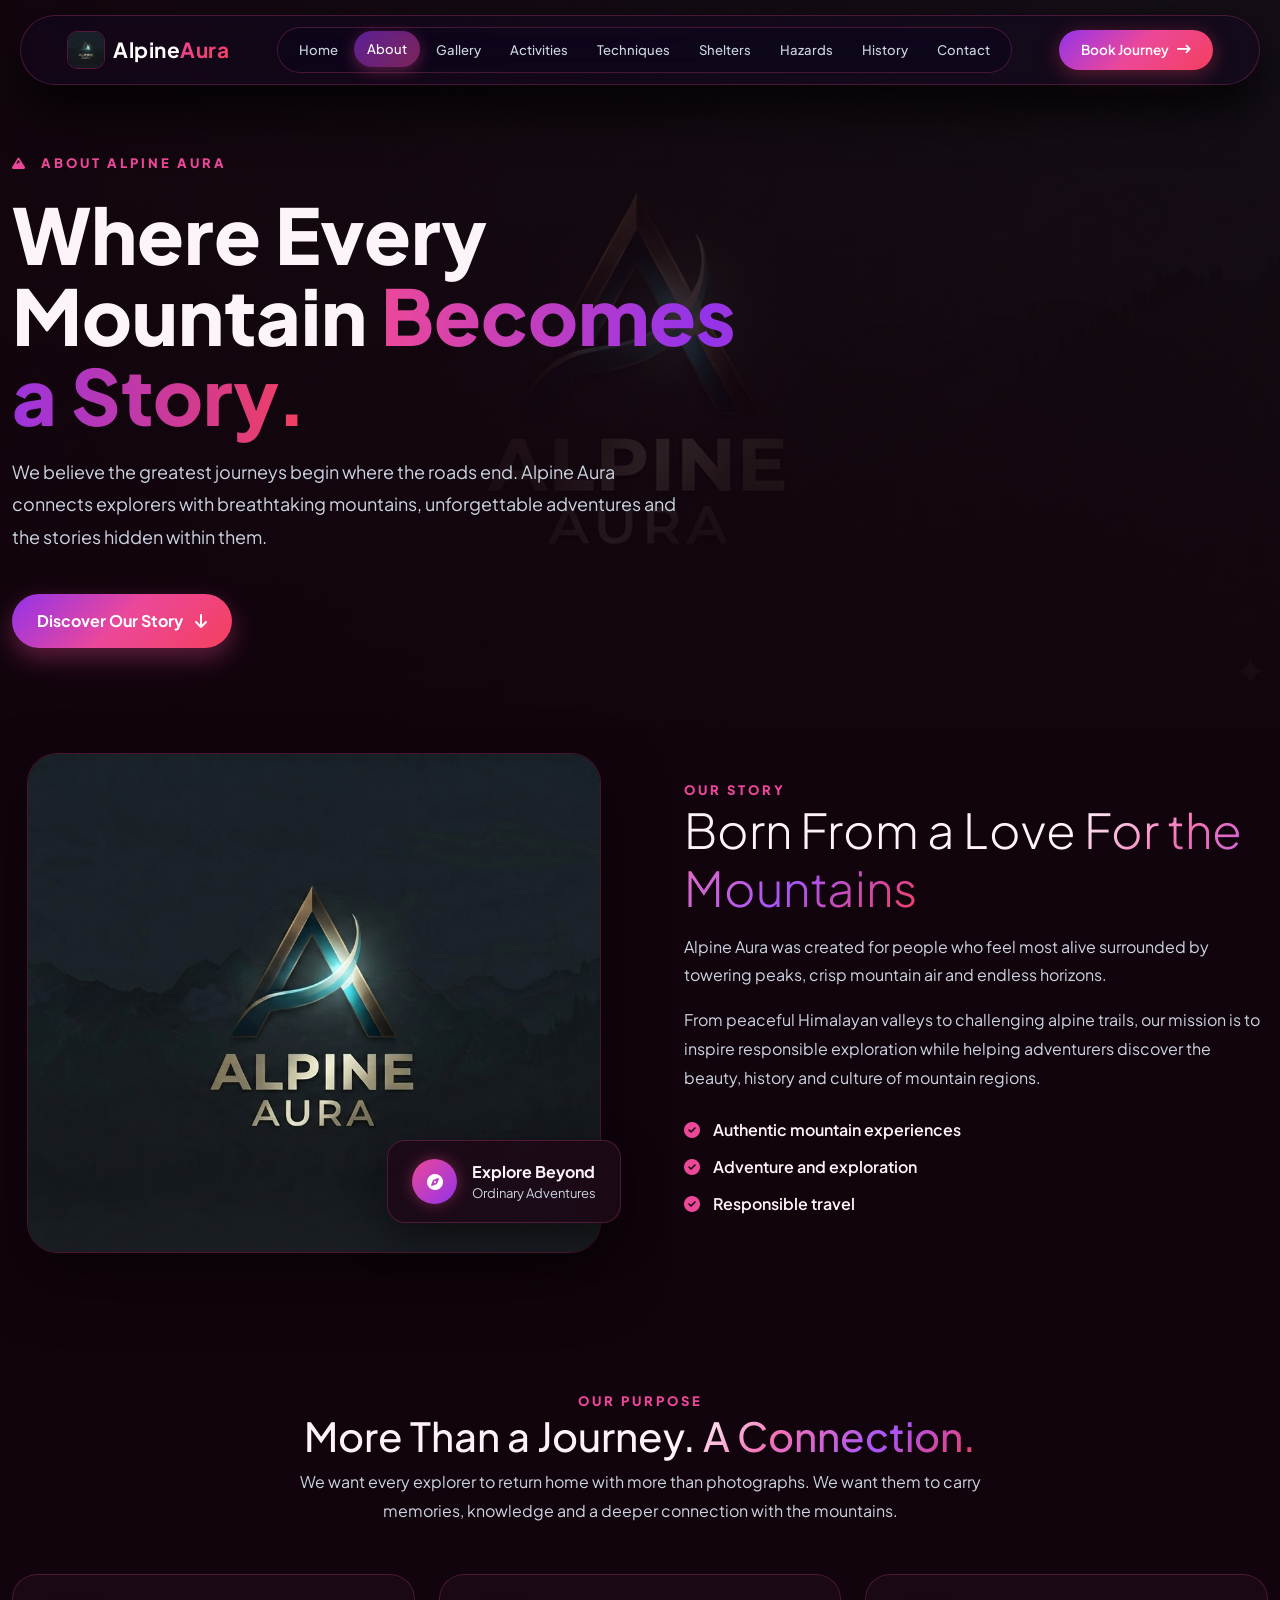
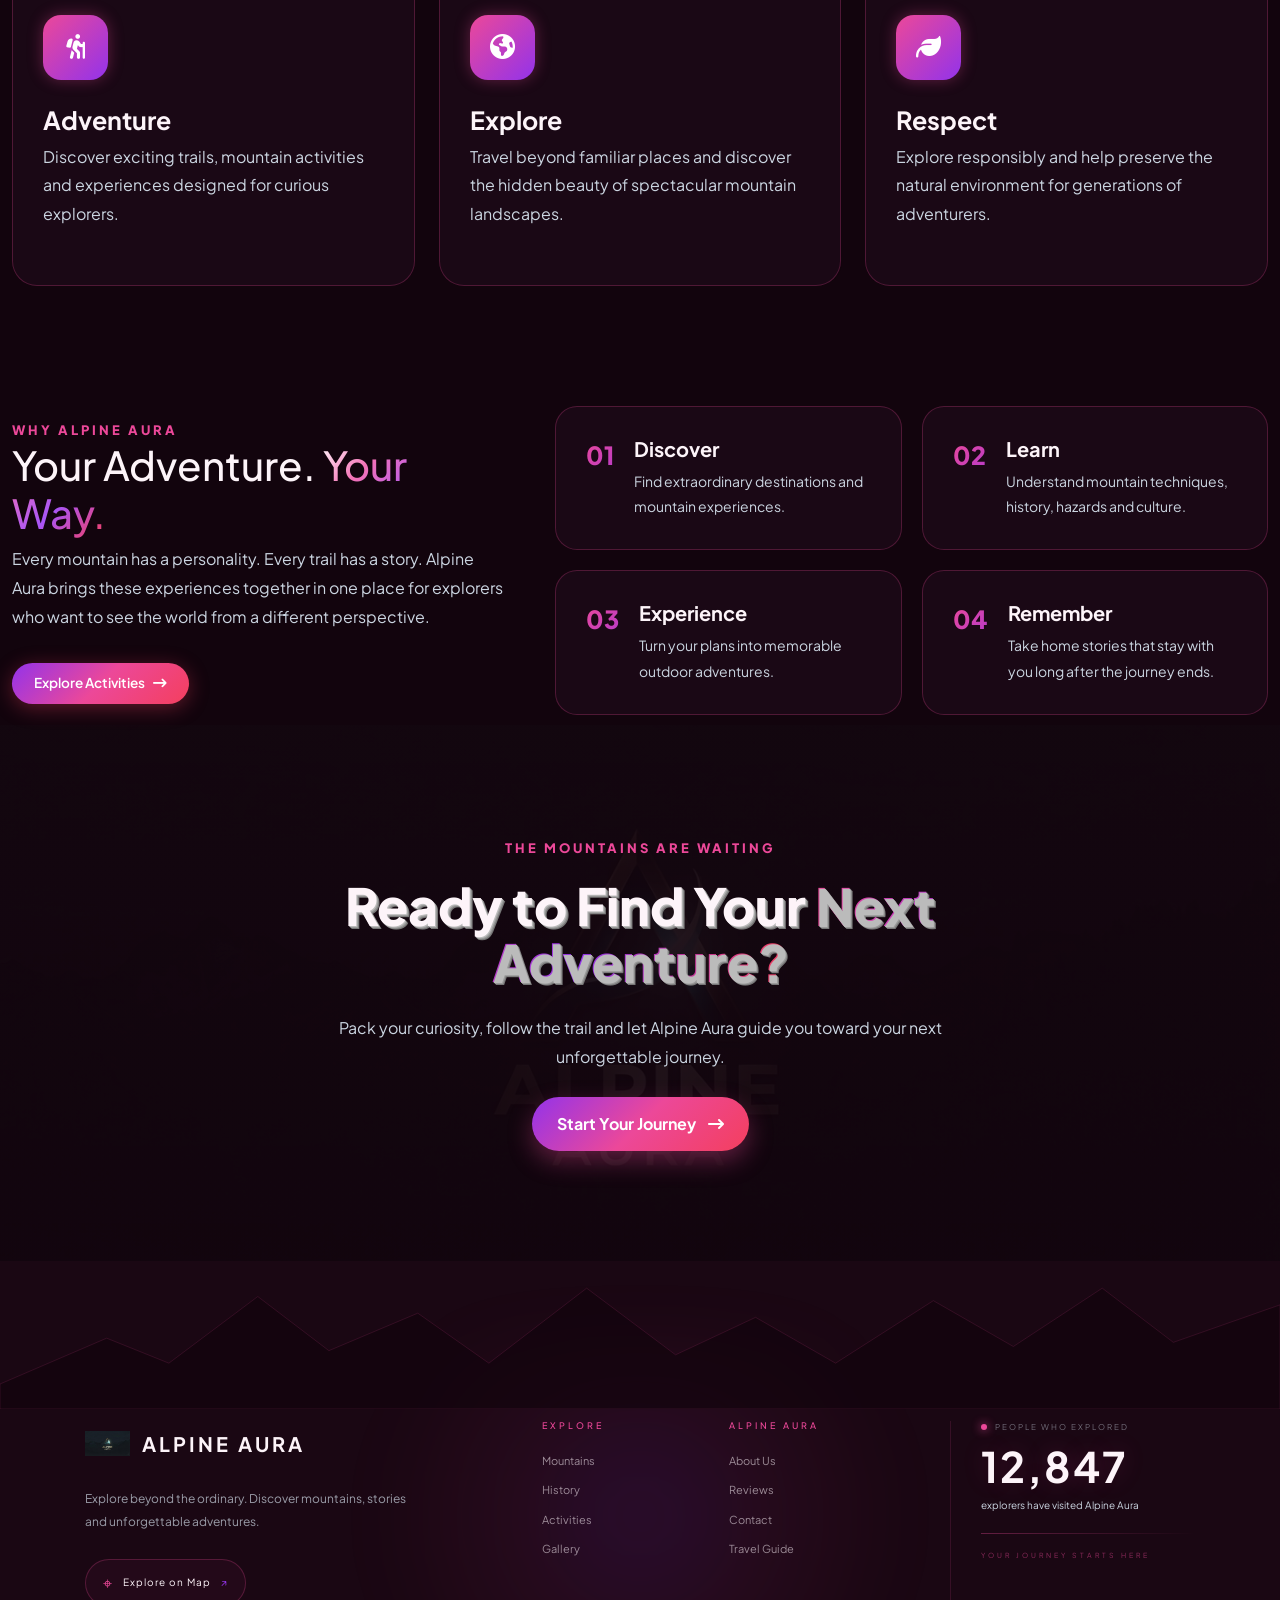
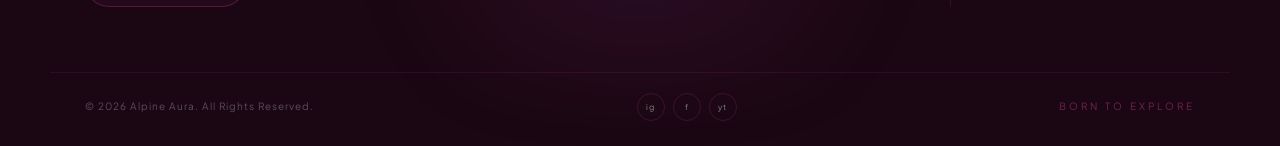
<file: about.html>
<!DOCTYPE html>
<html lang="en">
<head>
  <meta charset="UTF-8">
  <meta name="viewport" content="width=device-width, initial-scale=1.0">
  <title>Alpine Aura | Majestic Mountain Expeditions</title>
  <link href="https://fonts.googleapis.com/css2?family=Plus+Jakarta+Sans:wght@300;400;500;600;700;800&display=swap"
    rel="stylesheet">
  <link rel="stylesheet" href="https://cdnjs.cloudflare.com/ajax/libs/font-awesome/6.4.0/css/all.min.css">
  <link href="https://cdn.jsdelivr.net/npm/bootstrap@5.3.2/dist/css/bootstrap.min.css" rel="stylesheet">
  <link rel="stylesheet" href="style (1).css">
  <link rel="stylesheet" href="style.css">
     <link rel="stylesheet" href="responsive.css">
  <script src="https://cdn.jsdelivr.net/npm/bootstrap@5.3.8/dist/js/bootstrap.bundle.min.js"></script>
</head>
<body id="home">
    <!-- NAVBAR -->
    <div class="floating-nav-container">
        <nav class="navbar navbar-expand-lg master-pill-navbar">
            <div class="container-fluid px-2 px-lg-4">
                <a class="navbar-brand d-flex align-items-center gap-2 m-0 text-decoration-none flex-shrink-0"
                    href="index.html">
                    <img src="./img/Gemini_Generated_Image_rip6w4rip6w4rip6.png" alt="Logo" class="brand-local-img">
                    <span class="text-white fw-bold">Alpine<span class="brand-highlight">Aura</span></span>
                </a>
                <button class="navbar-toggler border-0 shadow-none text-white d-lg-none" type="button"
                    data-bs-toggle="collapse" data-bs-target="#floatingNavContent" aria-controls="floatingNavContent"
                    aria-expanded="false" aria-label="Toggle navigation">
                    <i class="fa-solid fa-bars-staggered fs-4"></i>
                </button>
                <div class="collapse navbar-collapse justify-content-center flex-grow-1 mx-lg-4"
                    id="floatingNavContent">
                    <ul class="navbar-nav inner-links-pill align-items-lg-center my-2 my-lg-0">
                        <li class="nav-item"><a class="nav-link" href="index.html">Home</a></li>
                        <li class="nav-item"><a class="nav-link active" href="about.html">About</a></li>
                        <li class="nav-item"><a class="nav-link" href="gallery.html">Gallery</a></li>
                        <li class="nav-item"><a class="nav-link" href="activities.html">Activities</a></li>
                        <li class="nav-item"><a class="nav-link" href="techniques.html">Techniques</a></li>
                        <li class="nav-item"><a class="nav-link" href="shelters.html">Shelters</a></li>
                        <li class="nav-item"><a class="nav-link" href="hazards.html">Hazards</a></li>
                        <li class="nav-item"><a class="nav-link" href="history.html">History</a></li>
                        <li class="nav-item"><a class="nav-link" href="contact.html">Contact</a></li>
                    </ul>
                </div>
                <div class="d-none d-lg-flex flex-shrink-0">
                    <a href="contact.html" class="btn btn-gradient-action ">
                        <span>Book Journey</span>
                        <i class="fa-solid fa-arrow-right-long ms-2"></i>
                    </a>
                </div>
            </div>
        </nav>
    </div>

  <!-- ================= ABOUT HERO ================= -->

  <section class="about-hero">

    <div class="about-hero-overlay"></div>

    <div class="container">

      <div class="about-hero-content">

        <span class="about-small-title">
          <i class="fa-solid fa-mountain"></i>
          ABOUT ALPINE AURA
        </span>

        <h1>
          Where Every Mountain
          <span>Becomes a Story.</span>
        </h1>

        <p>
          We believe the greatest journeys begin where the roads end.
          Alpine Aura connects explorers with breathtaking mountains,
          unforgettable adventures and the stories hidden within them.
        </p>

        <a href="#our-story" class="about-hero-btn">
          Discover Our Story
          <i class="fa-solid fa-arrow-down"></i>
        </a>

      </div>

    </div>

  </section>


  <!-- ================= OUR STORY ================= -->

  <section class="about-story section-padding" id="our-story">

    <div class="container">

      <div class="row align-items-center g-5">

        <!-- Image -->
        <div class="col-lg-6">

          <div class="about-image-wrapper">

            <img src="./img/Gemini_Generated_Image_rip6w4rip6w4rip6.png" alt="Alpine Aura Mountain Adventure"
              class="about-main-image">

            <div class="about-image-card">

              <i class="fa-solid fa-compass"></i>

              <div>
                <strong>Explore Beyond</strong>
                <span>Ordinary Adventures</span>
              </div>

            </div>

          </div>

        </div>

        <!-- Content -->
        <div class="col-lg-6">

          <div class="about-content">

            <span class="section-label">
              OUR STORY
            </span>

           <h3 class="display-5 mb-3">
              Born From a Love
            <span class="gradient-text">For the Mountains</span>
            </h3>

            <p>
              Alpine Aura was created for people who feel most alive
              surrounded by towering peaks, crisp mountain air and
              endless horizons.
            </p>

            <p>
              From peaceful Himalayan valleys to challenging alpine
              trails, our mission is to inspire responsible exploration
              while helping adventurers discover the beauty, history
              and culture of mountain regions.
            </p>

            <div class="about-check-list">

              <div>
                <i class="fa-solid fa-circle-check"></i>
                Authentic mountain experiences
              </div>

              <div>
                <i class="fa-solid fa-circle-check"></i>
                Adventure and exploration
              </div>

              <div>
                <i class="fa-solid fa-circle-check"></i>
                Responsible travel
              </div>

            </div>

          </div>

        </div>

      </div>

    </div>

  </section>


  <!-- ================= OUR MISSION ================= -->

  <section class="mission-section">

    <div class="container">

      <div class="text-center mission-heading">

        <span class="section-label">
          OUR PURPOSE
        </span>

        <h1>
          More Than a Journey.
          <span class="gradient-text">A Connection.</span>
        </h1>

        <p>
          We want every explorer to return home with more than photographs.
          We want them to carry memories, knowledge and a deeper connection
          with the mountains.
        </p>

      </div>


      <div class="row g-4 mt-4">

        <!-- Card 1 -->
        <div class="col-md-4">

          <div class="mission-card">

            <div class="mission-icon">
              <i class="fa-solid fa-person-hiking"></i>
            </div>

            <h3>Adventure</h3>

            <p>
              Discover exciting trails, mountain activities and
              experiences designed for curious explorers.
            </p>

          </div>

        </div>


        <!-- Card 2 -->
        <div class="col-md-4">

          <div class="mission-card">

            <div class="mission-icon">
              <i class="fa-solid fa-earth-americas"></i>
            </div>

            <h3>Explore</h3>

            <p>
              Travel beyond familiar places and discover the hidden
              beauty of spectacular mountain landscapes.
            </p>

          </div>

        </div>


        <!-- Card 3 -->
        <div class="col-md-4">

          <div class="mission-card">

            <div class="mission-icon">
              <i class="fa-solid fa-leaf"></i>
            </div>

            <h3>Respect</h3>

            <p>
              Explore responsibly and help preserve the natural
              environment for generations of adventurers.
            </p>

          </div>

        </div>

      </div>

    </div>

  </section>


  <!-- ================= WHY ALPINE AURA ================= -->

  <section class="why-aura section-padding">

    <div class="container">

      <div class="row align-items-center g-5">

        <div class="col-lg-5">

          <span class="section-label">
            WHY ALPINE AURA
          </span>

          <h1>
            Your Adventure.
           <span class="gradient-text">Your Way.</span>
          </h1>

          <p>
            Every mountain has a personality. Every trail has a story.
            Alpine Aura brings these experiences together in one place
            for explorers who want to see the world from a different
            perspective.
          </p>

          <a href="activities.html" class="btn btn-gradient-action mt-3">

            Explore Activities
            <i class="fa-solid fa-arrow-right-long ms-2"></i>

          </a>

        </div>


        <div class="col-lg-7">

          <div class="why-grid">

            <div class="why-item">

              <div class="why-number">01</div>

              <div>
                <h4>Discover</h4>
                <p>
                  Find extraordinary destinations and mountain
                  experiences.
                </p>
              </div>

            </div>


            <div class="why-item">

              <div class="why-number">02</div>

              <div>
                <h4>Learn</h4>
                <p>
                  Understand mountain techniques, history,
                  hazards and culture.
                </p>
              </div>

            </div>


            <div class="why-item">

              <div class="why-number">03</div>

              <div>
                <h4>Experience</h4>
                <p>
                  Turn your plans into memorable outdoor
                  adventures.
                </p>
              </div>

            </div>


            <div class="why-item">

              <div class="why-number">04</div>

              <div>
                <h4>Remember</h4>
                <p>
                  Take home stories that stay with you long
                  after the journey ends.
                </p>
              </div>

            </div>

          </div>

        </div>

      </div>

    </div>

  </section>


  <!-- ================= CTA ================= -->

  <section class="about-cta">

    <div class="container">

      <div class="about-cta-content">

        <span class="section-label">
          THE MOUNTAINS ARE WAITING
        </span>

        <h2>
          Ready to Find Your
         <span class="gradient-text">Next Adventure?</span>
        </h2>

        <p>
          Pack your curiosity, follow the trail and let Alpine Aura
          guide you toward your next unforgettable journey.
        </p>

        <a href="contact.html" class="about-cta-btn">

          Start Your Journey

          <i class="fa-solid fa-arrow-right-long"></i>

        </a>

      </div>

    </div>

  </section>



    <!-- FOOTER -->
  <footer class="aura-footer">
    <div class="footer-aura"></div>
    <div class="mountain-line">
      <svg viewBox="0 0 1440 180" preserveAspectRatio="none">
        <path d="
                M0 150
                L120 95
                L190 125
                L290 45
                L370 110
                L470 65
                L550 125
                L660 35
                L760 115
                L850 70
                L940 125
                L1050 50
                L1140 105
                L1240 35
                L1320 100
                L1440 55
                L1440 180
                L0 180
                Z
            " />
      </svg>
    </div>
    <div class="footer-inner">
      <div class="footer-intro">
        <div class="footer-logo">
          <img src="./img/Gemini_Generated_Image_rip6w4rip6w4rip6.png" alt="Alpine Aura">
          <span>ALPINE AURA</span>
        </div>
        <p>
          Explore beyond the ordinary.
          Discover mountains, stories and
          unforgettable adventures.
        </p>
        <a href="https://www.google.com/maps/search/?api=1&query=Ladakh%2C%20India" target="_blank"
          rel="noopener noreferrer" class="map-btn">
          <span>⌖</span>
          Explore on Map
          <span class="arrow">↗</span>
        </a>
      </div>
      <div class="footer-nav">
        <div class="footer-group">
          <h4>EXPLORE</h4>
          <a href="history.html">
            Mountains
          </a>
          <a href="history.html">
            History
          </a>
          <a href="activities.html">
            Activities
          </a>
          <a href="gallery.html">
            Gallery
          </a>
        </div>
        <div class="footer-group">
          <h4>ALPINE AURA</h4>
          <a href="about.html">
            About Us
          </a>
          <a href="index.html#reviews">
            Reviews
          </a>
          <a href="contact.html">
            Contact
          </a>
          <a href="travel-guide.html">
            Travel Guide
          </a>
        </div>
      </div>
      <div class="footer-stats">
        <div class="stat-heading">
          <span class="pulse"></span>
          PEOPLE WHO EXPLORED
        </div>
        <div class="visitor-number" id="visitorCount">
          12,847
        </div>
        <p>
          explorers have visited
          Alpine Aura
        </p>
        <div class="stat-line"></div>
        <span class="journey-text">
          YOUR JOURNEY STARTS HERE
        </span>
      </div>
    </div>
    <div class="footer-bottom">
      <span>
        © 2026 Alpine Aura. All Rights Reserved.
      </span>
      <div class="socials">
        <a href="#" aria-label="Instagram">
          ig
        </a>
        <a href="#" aria-label="Facebook">
          f
        </a>
        <a href="#" aria-label="YouTube">
          yt
        </a>
      </div>
      <span class="footer-slogan">
        BORN TO EXPLORE
      </span>
    </div>
  </footer>
  <script src="https://cdn.jsdelivr.net/npm/bootstrap@5.3.0/dist/js/bootstrap.bundle.min.js"></script>
  <script src="gallery.js"></script>
</body>
</html>
</file>
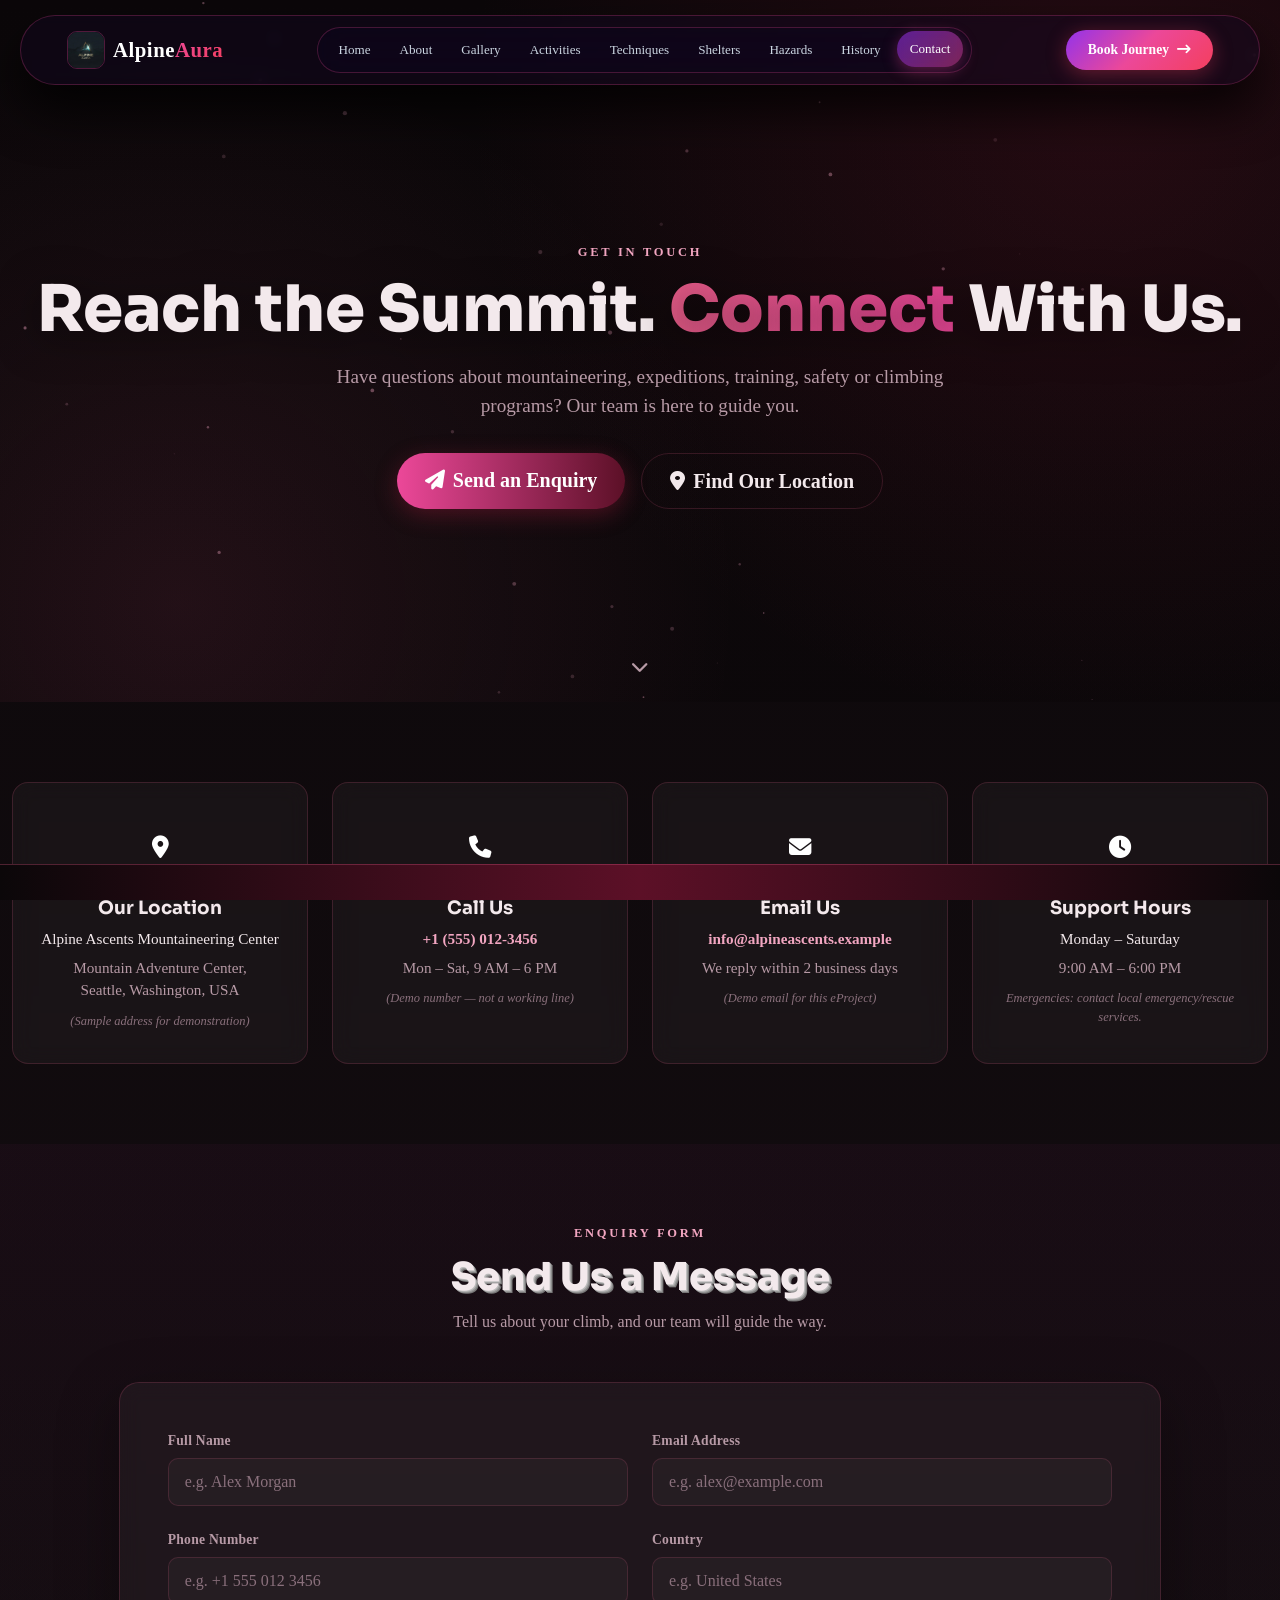
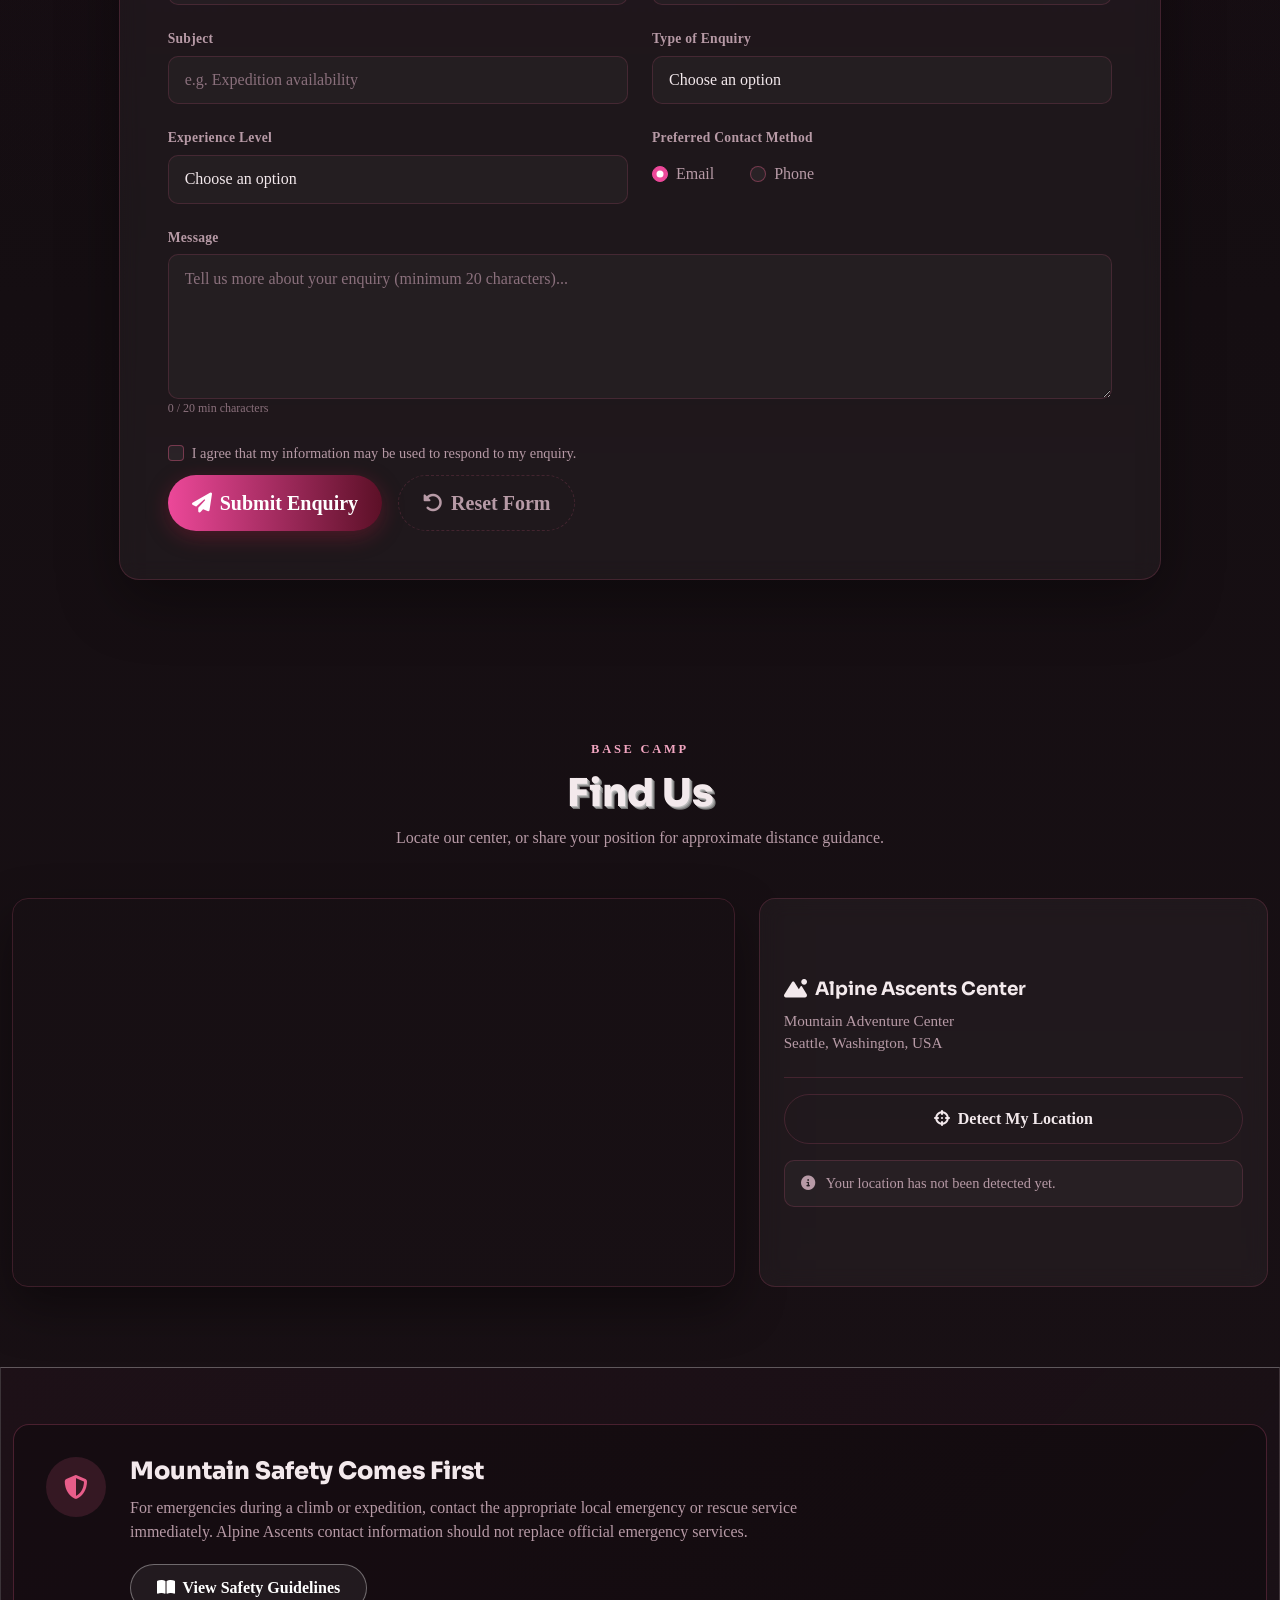
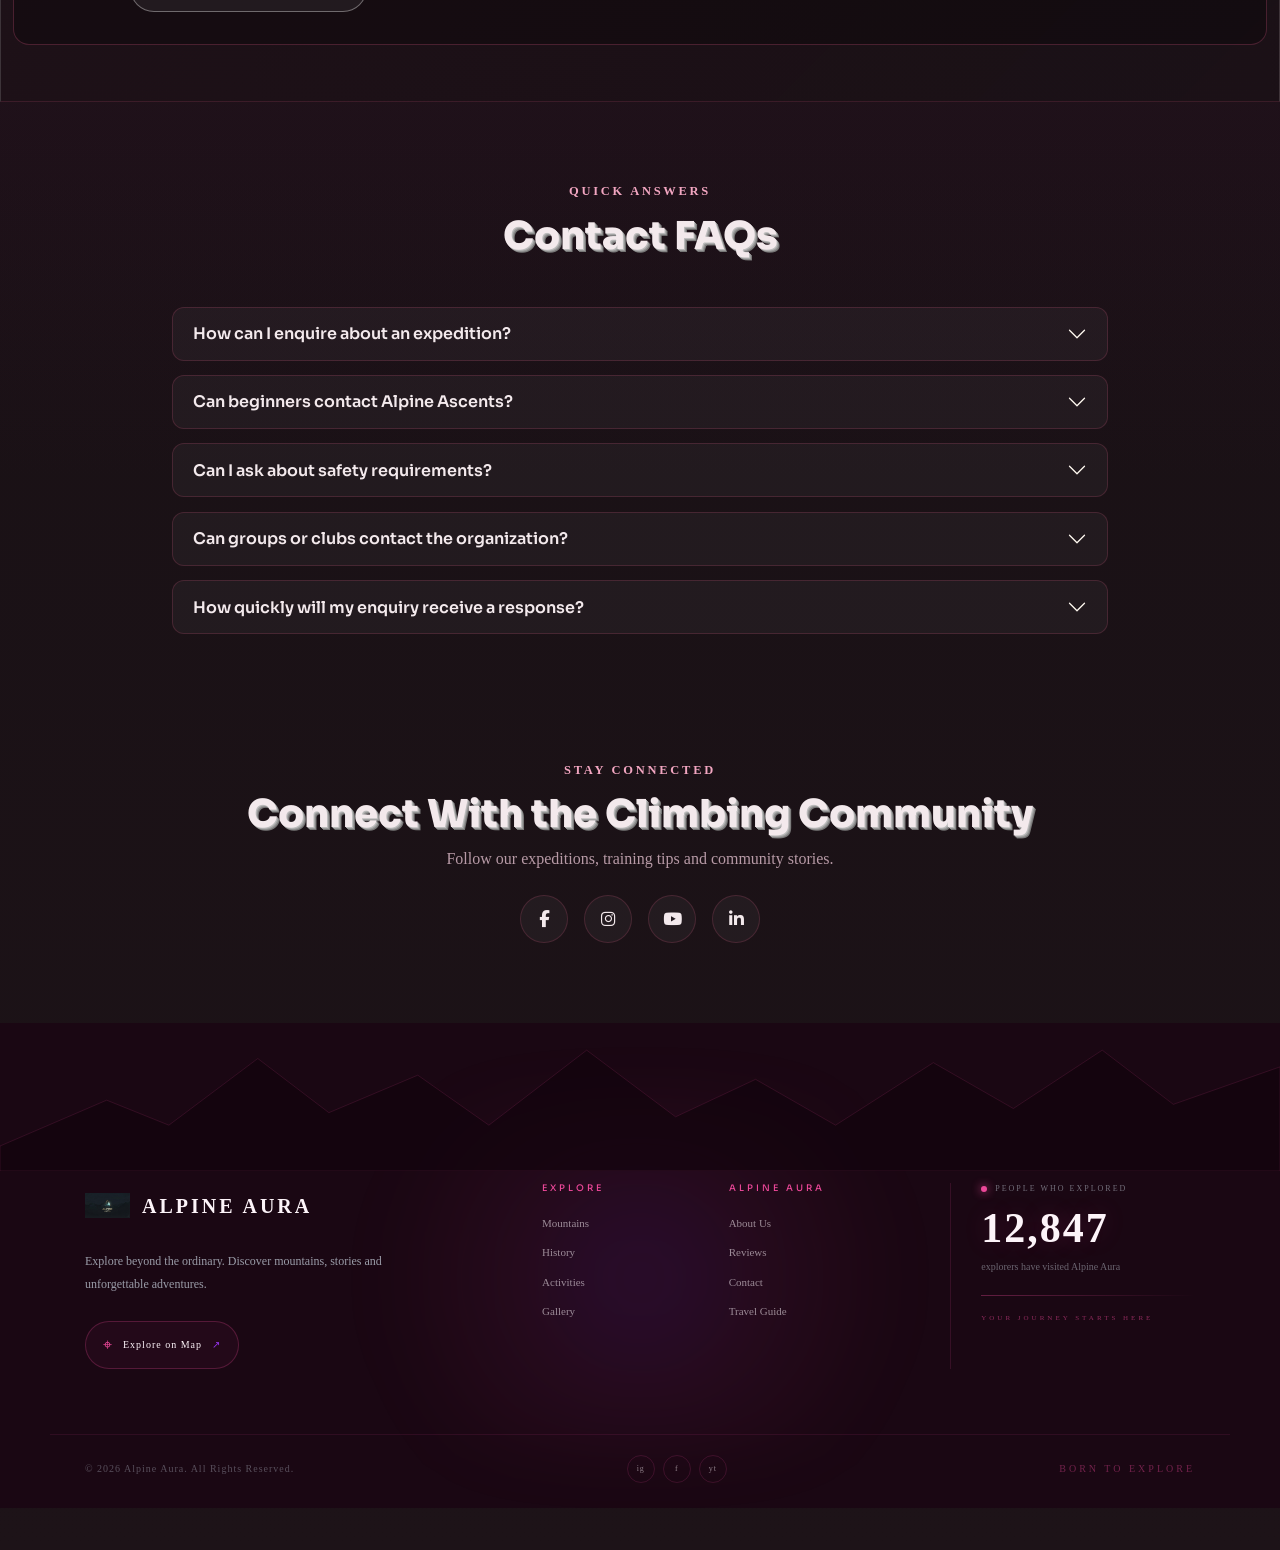
<file: contact.html>
<!DOCTYPE html>
<html lang="en">
<head>
  <meta charset="UTF-8">
  <meta name="viewport" content="width=device-width, initial-scale=1.0">
  <title>Contact | Alpine Ascents — Reach the Summit, Connect With Us</title>
  <meta name="description" content="Contact Alpine Ascents for expedition enquiries, training programs and safety information.">

  <!-- Google Fonts: Sora (display) + Inter (body) -->
  <link rel="preconnect" href="https://fonts.googleapis.com">
  <link href="https://fonts.googleapis.com/css2?family=Sora:wght@400;600;700;800&family=Inter:wght@400;500;600&display=swap" rel="stylesheet">

  <!-- Bootstrap 5 CSS -->
  <link href="https://cdn.jsdelivr.net/npm/bootstrap@5.3.3/dist/css/bootstrap.min.css" rel="stylesheet">

  <!-- Font Awesome -->
  <link rel="stylesheet" href="https://cdnjs.cloudflare.com/ajax/libs/font-awesome/6.5.2/css/all.min.css">

  <!-- Page styles -->
   <link rel="stylesheet" href="responsive.css">
  <link rel="stylesheet" href="contact.css">
</head>
<body id="home">


  <!-- ============ SKIP LINK (ACCESSIBILITY) ============ -->
  <a class="skip-link" href="#contactForm">Skip to contact form</a>

  <!-- NAVBAR -->
    <div class="floating-nav-container">
        <nav class="navbar navbar-expand-lg master-pill-navbar">
            <div class="container-fluid px-2 px-lg-4">
                <a class="navbar-brand d-flex align-items-center gap-2 m-0 text-decoration-none flex-shrink-0"
                    href="index.html">
                    <img src="./img/Gemini_Generated_Image_rip6w4rip6w4rip6.png" alt="Logo" class="brand-local-img">
                    <span class="text-white fw-bold">Alpine<span class="brand-highlight">Aura</span></span>
                </a>
                <button class="navbar-toggler border-0 shadow-none text-white d-lg-none" type="button"
                    data-bs-toggle="collapse" data-bs-target="#floatingNavContent" aria-controls="floatingNavContent"
                    aria-expanded="false" aria-label="Toggle navigation">
                    <i class="fa-solid fa-bars-staggered fs-4"></i>
                </button>
                <div class="collapse navbar-collapse justify-content-center flex-grow-1 mx-lg-4"
                    id="floatingNavContent">
                    <ul class="navbar-nav inner-links-pill align-items-lg-center my-2 my-lg-0">
                        <li class="nav-item"><a class="nav-link" href="index.html">Home</a></li>
                        <li class="nav-item"><a class="nav-link" href="about.html">About</a></li>
                        <li class="nav-item"><a class="nav-link" href="gallery.html">Gallery</a></li>
                        <li class="nav-item"><a class="nav-link" href="activities.html">Activities</a></li>
                        <li class="nav-item"><a class="nav-link" href="techniques.html">Techniques</a></li>
                        <li class="nav-item"><a class="nav-link" href="shelters.html">Shelters</a></li>
                        <li class="nav-item"><a class="nav-link" href="hazards.html">Hazards</a></li>
                        <li class="nav-item"><a class="nav-link" href="history.html">History</a></li>
                        <li class="nav-item"><a class="nav-link active" href="contact.html">Contact</a></li>
                    </ul>
                </div>
                <div class="d-none d-lg-flex flex-shrink-0">
                    <a href="contact.html" class="btn btn-gradient-action ">
                        <span>Book Journey</span>
                        <i class="fa-solid fa-arrow-right-long ms-2"></i>
                    </a>
                </div>
            </div>
        </nav>
    </div>
  <!-- ============ HERO SECTION ============ -->
  <header class="aa-hero d-flex align-items-center" id="contact-hero">
    <div class="aa-hero-overlay" aria-hidden="true"></div>
    <div class="aa-hero-mist" aria-hidden="true"></div>
    <canvas id="particleCanvas" aria-hidden="true"></canvas>

    <div class="container position-relative aa-hero-content text-center">
      <p class="aa-eyebrow fade-in-up">GET IN TOUCH</p>
      <h1 class="aa-hero-title fade-in-up delay-1">Reach the Summit. <span class="aa-text-accent">Connect</span> With Us.</h1>
      <p class="aa-hero-sub fade-in-up delay-2">
        Have questions about mountaineering, expeditions, training, safety or climbing programs?
        Our team is here to guide you.
      </p>
      <div class="aa-hero-actions fade-in-up delay-3">
        <a href="#contactForm" class="btn aa-btn-primary btn-lg" id="sendEnquiryBtn">
          <i class="fa-solid fa-paper-plane me-2" aria-hidden="true"></i>Send an Enquiry
        </a>
        <a href="#findUs" class="btn aa-btn-outline btn-lg" id="findLocationBtn">
          <i class="fa-solid fa-location-dot me-2" aria-hidden="true"></i>Find Our Location
        </a>
      </div>
    </div>

    <div class="aa-scroll-cue" aria-hidden="true"><i class="fa-solid fa-chevron-down"></i></div>
  </header>

  <main id="home">

    <!-- ============ CONTACT INFO CARDS ============ -->
    <section class="aa-section" id="about" aria-label="Contact information">
      <div class="container">
        <div class="row g-4">

          <div class="col-12 col-sm-6 col-lg-3 aa-reveal">
            <div class="aa-card text-center h-100">
              <div class="aa-card-icon"><i class="fa-solid fa-location-dot" aria-hidden="true"></i></div>
              <h3 class="aa-card-title">Our Location</h3>
              <p class="aa-card-text">Alpine Ascents Mountaineering Center</p>
              <p class="aa-card-text aa-muted">Mountain Adventure Center,<br>Seattle, Washington, USA</p>
              <p class="aa-card-note">(Sample address for demonstration)</p>
            </div>
          </div>

          <div class="col-12 col-sm-6 col-lg-3 aa-reveal">
            <div class="aa-card text-center h-100">
              <div class="aa-card-icon"><i class="fa-solid fa-phone" aria-hidden="true"></i></div>
              <h3 class="aa-card-title">Call Us</h3>
              <p class="aa-card-text"><a href="tel:+15550123456" class="aa-card-link">+1 (555) 012-3456</a></p>
              <p class="aa-card-text aa-muted">Mon – Sat, 9 AM – 6 PM</p>
              <p class="aa-card-note">(Demo number — not a working line)</p>
            </div>
          </div>

          <div class="col-12 col-sm-6 col-lg-3 aa-reveal">
            <div class="aa-card text-center h-100">
              <div class="aa-card-icon"><i class="fa-solid fa-envelope" aria-hidden="true"></i></div>
              <h3 class="aa-card-title">Email Us</h3>
              <p class="aa-card-text"><a href="mailto:info@alpineascents.example" class="aa-card-link">info@alpineascents.example</a></p>
              <p class="aa-card-text aa-muted">We reply within 2 business days</p>
              <p class="aa-card-note">(Demo email for this eProject)</p>
            </div>
          </div>

          <div class="col-12 col-sm-6 col-lg-3 aa-reveal">
            <div class="aa-card text-center h-100">
              <div class="aa-card-icon"><i class="fa-solid fa-clock" aria-hidden="true"></i></div>
              <h3 class="aa-card-title">Support Hours</h3>
              <p class="aa-card-text">Monday – Saturday</p>
              <p class="aa-card-text aa-muted">9:00 AM – 6:00 PM</p>
              <p class="aa-card-note">Emergencies: contact local emergency/rescue services.</p>
            </div>
          </div>

        </div>
      </div>
    </section>

    <!-- ============ CONTACT FORM ============ -->
    <section class="aa-section aa-section-alt" id="contactForm" aria-label="Enquiry form">
      <div class="container">
        <div class="row justify-content-center">
          <div class="col-12 col-lg-10">

            <div class="text-center mb-5 aa-reveal">
              <p class="aa-eyebrow">ENQUIRY FORM</p>
              <h2 class="aa-section-title">Send Us a Message</h2>
              <p class="aa-section-sub">Tell us about your climb, and our team will guide the way.</p>
            </div>

            <!-- Alerts -->
            <div id="formSuccessAlert" class="alert aa-alert-success d-none" role="alert" aria-live="polite">
              <i class="fa-solid fa-circle-check me-2" aria-hidden="true"></i>
              <span>Thank you! Your enquiry has been received successfully.</span>
            </div>
            <div id="formErrorAlert" class="alert aa-alert-error d-none" role="alert" aria-live="assertive">
              <i class="fa-solid fa-triangle-exclamation me-2" aria-hidden="true"></i>
              <span>Please correct the highlighted fields before submitting.</span>
            </div>

            <form id="enquiryForm" class="aa-form aa-reveal" novalidate>

              <div class="row g-4">

                <div class="col-md-6 aa-field">
                  <label for="fullName" class="aa-label">Full Name</label>
                  <input type="text" class="form-control aa-input" id="fullName" name="fullName"
                    placeholder="e.g. Alex Morgan" required minlength="2" aria-required="true">
                  <div class="invalid-feedback">Please enter your full name (min. 2 characters).</div>
                </div>

                <div class="col-md-6 aa-field">
                  <label for="email" class="aa-label">Email Address</label>
                  <input type="email" class="form-control aa-input" id="email" name="email"
                    placeholder="e.g. alex@example.com" required aria-required="true">
                  <div class="invalid-feedback">Please enter a valid email address.</div>
                </div>

                <div class="col-md-6 aa-field">
                  <label for="phone" class="aa-label">Phone Number</label>
                  <input type="tel" class="form-control aa-input" id="phone" name="phone"
                    placeholder="e.g. +1 555 012 3456" required aria-required="true">
                  <div class="invalid-feedback">Please enter a valid phone number (7–15 digits).</div>
                </div>

                <div class="col-md-6 aa-field">
                  <label for="country" class="aa-label">Country</label>
                  <input type="text" class="form-control aa-input" id="country" name="country"
                    placeholder="e.g. United States" required aria-required="true">
                  <div class="invalid-feedback">Please enter your country.</div>
                </div>

                <div class="col-md-6 aa-field">
                  <label for="subject" class="aa-label">Subject</label>
                  <input type="text" class="form-control aa-input" id="subject" name="subject"
                    placeholder="e.g. Expedition availability" required aria-required="true">
                  <div class="invalid-feedback">Please enter a subject.</div>
                </div>

                <div class="col-md-6 aa-field">
                  <label for="enquiryType" class="aa-label">Type of Enquiry</label>
                  <select class="form-select aa-input" id="enquiryType" name="enquiryType" required aria-required="true">
                    <option value="" selected disabled>Choose an option</option>
                    <option value="General Information">General Information</option>
                    <option value="Mountaineering Expedition">Mountaineering Expedition</option>
                    <option value="Training Program">Training Program</option>
                    <option value="Safety Information">Safety Information</option>
                    <option value="Group/Club Information">Group/Club Information</option>
                    <option value="Partnership">Partnership</option>
                    <option value="Other">Other</option>
                  </select>
                  <div class="invalid-feedback">Please select an enquiry type.</div>
                </div>

                <div class="col-md-6 aa-field">
                  <label for="experienceLevel" class="aa-label">Experience Level</label>
                  <select class="form-select aa-input" id="experienceLevel" name="experienceLevel" required aria-required="true">
                    <option value="" selected disabled>Choose an option</option>
                    <option value="Beginner">Beginner</option>
                    <option value="Intermediate">Intermediate</option>
                    <option value="Advanced">Advanced</option>
                    <option value="Professional">Professional</option>
                  </select>
                  <div class="invalid-feedback">Please select your experience level.</div>
                </div>

                <div class="col-md-6 aa-field">
                  <fieldset>
                    <legend class="aa-label">Preferred Contact Method</legend>
                    <div class="aa-radio-group">
                      <div class="form-check form-check-inline">
                        <input class="form-check-input" type="radio" name="preferredContact" id="contactEmail" value="Email" checked>
                        <label class="form-check-label" for="contactEmail">Email</label>
                      </div>
                      <div class="form-check form-check-inline">
                        <input class="form-check-input" type="radio" name="preferredContact" id="contactPhone" value="Phone">
                        <label class="form-check-label" for="contactPhone">Phone</label>
                      </div>
                    </div>
                  </fieldset>
                </div>

                <div class="col-12 aa-field">
                  <label for="message" class="aa-label">Message</label>
                  <textarea class="form-control aa-input" id="message" name="message" rows="5"
                    placeholder="Tell us more about your enquiry (minimum 20 characters)..." required
                    minlength="20" aria-required="true"></textarea>
                  <div class="d-flex justify-content-between">
                    <div class="invalid-feedback">Message must be at least 20 characters long.</div>
                    <small class="aa-char-count" id="charCount">0 / 20 min characters</small>
                  </div>
                </div>

                <div class="col-12 aa-field">
                  <div class="form-check">
                    <input class="form-check-input" type="checkbox" id="consentCheck" name="consentCheck" required aria-required="true">
                    <label class="form-check-label aa-checkbox-label" for="consentCheck">
                      I agree that my information may be used to respond to my enquiry.
                    </label>
                    <div class="invalid-feedback">You must agree before submitting.</div>
                  </div>
                </div>

                <div class="col-12 d-flex flex-column flex-sm-row gap-3 mt-2">
                  <button type="submit" class="btn aa-btn-primary btn-lg px-4" id="submitBtn">
                    <i class="fa-solid fa-paper-plane me-2" aria-hidden="true"></i>Submit Enquiry
                  </button>
                  <button type="reset" class="btn aa-btn-ghost btn-lg px-4" id="resetBtn">
                    <i class="fa-solid fa-rotate-left me-2" aria-hidden="true"></i>Reset Form
                  </button>
                </div>

              </div>
            </form>

          </div>
        </div>
      </div>
    </section>

    <!-- ============ MAP / LOCATION SECTION ============ -->
    <section class="aa-section" id="findUs" aria-label="Find our location">
      <div class="container">
        <div class="text-center mb-5 aa-reveal">
          <p class="aa-eyebrow">BASE CAMP</p>
          <h2 class="aa-section-title">Find Us</h2>
          <p class="aa-section-sub">Locate our center, or share your position for approximate distance guidance.</p>
        </div>

        <div class="row g-4 align-items-stretch">
          <div class="col-lg-7 aa-reveal">
            <div class="aa-map-wrap">
              <!-- OpenStreetMap embed (no API key required) -->
              <iframe
                title="Alpine Ascents approximate location map"
                class="aa-map-frame"
                src="https://www.openstreetmap.org/export/embed.html?bbox=-122.3721%2C47.5980%2C-122.3021%2C47.6480&amp;layer=mapnik&amp;marker=47.6230%2C-122.3371"
                loading="lazy"
                referrerpolicy="no-referrer-when-downgrade">
              </iframe>
              <div class="aa-map-fallback d-none" id="mapFallback">
                <i class="fa-solid fa-map-location-dot" aria-hidden="true"></i>
                <p>Map preview unavailable. Our center is located in Seattle, Washington, USA.</p>
              </div>
            </div>
          </div>

          <div class="col-lg-5 aa-reveal">
            <div class="aa-card aa-location-card h-100">
              <h3 class="aa-card-title"><i class="fa-solid fa-mountain-sun me-2" aria-hidden="true"></i>Alpine Ascents Center</h3>
              <p class="aa-card-text aa-muted">Mountain Adventure Center<br>Seattle, Washington, USA</p>
              <hr class="aa-hr">
              <button type="button" class="btn aa-btn-outline w-100 mb-3" id="detectLocationBtn">
                <i class="fa-solid fa-crosshairs me-2" aria-hidden="true"></i>Detect My Location
              </button>
              <div id="geoStatus" class="aa-geo-status" aria-live="polite">
                <i class="fa-solid fa-circle-info me-2" aria-hidden="true"></i>
                <span>Your location has not been detected yet.</span>
              </div>
            </div>
          </div>
        </div>
      </div>
    </section>

    <!-- ============ EMERGENCY / SAFETY NOTICE ============ -->
    <section class="aa-safety-section" id="safety" aria-label="Emergency safety notice">
      <div class="container">
        <div class="aa-safety-box aa-reveal">
          <div class="aa-safety-icon"><i class="fa-solid fa-shield-halved" aria-hidden="true"></i></div>
          <div class="aa-safety-content">
            <h2 class="aa-safety-title">Mountain Safety Comes First</h2>
            <p class="aa-safety-text">
              For emergencies during a climb or expedition, contact the appropriate local emergency or rescue
              service immediately. Alpine Ascents contact information should not replace official emergency services.
            </p>
            <a href="#guidelines" class="btn aa-btn-outline-light">
              <i class="fa-solid fa-book-open me-2" aria-hidden="true"></i>View Safety Guidelines
            </a>
          </div>
        </div>
      </div>
    </section>

    <!-- ============ FAQ SECTION ============ -->
    <section class="aa-section aa-section-alt" id="faq" aria-label="Frequently asked questions">
      <div class="container">
        <div class="row justify-content-center">
          <div class="col-12 col-lg-9">

            <div class="text-center mb-5 aa-reveal">
              <p class="aa-eyebrow">QUICK ANSWERS</p>
              <h2 class="aa-section-title">Contact FAQs</h2>
            </div>

            <div class="accordion aa-accordion aa-reveal" id="contactFaqAccordion">

              <div class="accordion-item">
                <h3 class="accordion-header" id="faqHeading1">
                  <button class="accordion-button collapsed" type="button" data-bs-toggle="collapse"
                    data-bs-target="#faqCollapse1" aria-expanded="false" aria-controls="faqCollapse1">
                    How can I enquire about an expedition?
                  </button>
                </h3>
                <div id="faqCollapse1" class="accordion-collapse collapse" aria-labelledby="faqHeading1"
                  data-bs-parent="#contactFaqAccordion">
                  <div class="accordion-body">
                    Fill out the enquiry form above and select "Mountaineering Expedition" as your enquiry type.
                    Include your preferred region, dates and experience level so our team can respond accurately.
                  </div>
                </div>
              </div>

              <div class="accordion-item">
                <h3 class="accordion-header" id="faqHeading2">
                  <button class="accordion-button collapsed" type="button" data-bs-toggle="collapse"
                    data-bs-target="#faqCollapse2" aria-expanded="false" aria-controls="faqCollapse2">
                    Can beginners contact Alpine Ascents?
                  </button>
                </h3>
                <div id="faqCollapse2" class="accordion-collapse collapse" aria-labelledby="faqHeading2"
                  data-bs-parent="#contactFaqAccordion">
                  <div class="accordion-body">
                    Absolutely. Select "Beginner" under Experience Level in the form, and our team will point you
                    toward suitable training programs and introductory routes.
                  </div>
                </div>
              </div>

              <div class="accordion-item">
                <h3 class="accordion-header" id="faqHeading3">
                  <button class="accordion-button collapsed" type="button" data-bs-toggle="collapse"
                    data-bs-target="#faqCollapse3" aria-expanded="false" aria-controls="faqCollapse3">
                    Can I ask about safety requirements?
                  </button>
                </h3>
                <div id="faqCollapse3" class="accordion-collapse collapse" aria-labelledby="faqHeading3"
                  data-bs-parent="#contactFaqAccordion">
                  <div class="accordion-body">
                    Yes, choose "Safety Information" as your enquiry type. For active emergencies, always contact
                    local emergency or rescue services first.
                  </div>
                </div>
              </div>

              <div class="accordion-item">
                <h3 class="accordion-header" id="faqHeading4">
                  <button class="accordion-button collapsed" type="button" data-bs-toggle="collapse"
                    data-bs-target="#faqCollapse4" aria-expanded="false" aria-controls="faqCollapse4">
                    Can groups or clubs contact the organization?
                  </button>
                </h3>
                <div id="faqCollapse4" class="accordion-collapse collapse" aria-labelledby="faqHeading4"
                  data-bs-parent="#contactFaqAccordion">
                  <div class="accordion-body">
                    Yes. Select "Group/Club Information" as the enquiry type and mention your group size and goals
                    in the message field.
                  </div>
                </div>
              </div>

              <div class="accordion-item">
                <h3 class="accordion-header" id="faqHeading5">
                  <button class="accordion-button collapsed" type="button" data-bs-toggle="collapse"
                    data-bs-target="#faqCollapse5" aria-expanded="false" aria-controls="faqCollapse5">
                    How quickly will my enquiry receive a response?
                  </button>
                </h3>
                <div id="faqCollapse5" class="accordion-collapse collapse" aria-labelledby="faqHeading5"
                  data-bs-parent="#contactFaqAccordion">
                  <div class="accordion-body">
                    Our team typically responds within 2 business days. Urgent safety-related matters should go
                    through local emergency services rather than this form.
                  </div>
                </div>
              </div>

            </div>
          </div>
        </div>
      </div>
    </section>

    <!-- ============ SOCIAL / CONNECTION SECTION ============ -->
    <section class="aa-section aa-social-section" aria-label="Social media">
      <div class="container text-center aa-reveal">
        <p class="aa-eyebrow">STAY CONNECTED</p>
        <h2 class="aa-section-title">Connect With the Climbing Community</h2>
        <p class="aa-section-sub mb-4">Follow our expeditions, training tips and community stories.</p>

        <div class="aa-social-icons">
          <a href="#" class="aa-social-icon" aria-label="Alpine Ascents on Facebook (demo link)">
            <i class="fa-brands fa-facebook-f" aria-hidden="true"></i>
          </a>
          <a href="#" class="aa-social-icon" aria-label="Alpine Ascents on Instagram (demo link)">
            <i class="fa-brands fa-instagram" aria-hidden="true"></i>
          </a>
          <a href="#" class="aa-social-icon" aria-label="Alpine Ascents on YouTube (demo link)">
            <i class="fa-brands fa-youtube" aria-hidden="true"></i>
          </a>
          <a href="#" class="aa-social-icon" aria-label="Alpine Ascents on LinkedIn (demo link)">
            <i class="fa-brands fa-linkedin-in" aria-hidden="true"></i>
          </a>
        </div>
      </div>
    </section>

  </main>
<!-- FOOTER-->
    <footer class="aura-footer">
        <div class="footer-aura"></div>
        <div class="mountain-line">
            <svg viewBox="0 0 1440 180" preserveAspectRatio="none">
                <path d="
                M0 150
                L120 95
                L190 125
                L290 45
                L370 110
                L470 65
                L550 125
                L660 35
                L760 115
                L850 70
                L940 125
                L1050 50
                L1140 105
                L1240 35
                L1320 100
                L1440 55
                L1440 180
                L0 180
                Z
            " />
            </svg>
        </div>
        <div class="footer-inner">
            <div class="footer-intro">
                <div class="footer-logo">
                    <img src="./img/Gemini_Generated_Image_rip6w4rip6w4rip6.png" alt="Alpine Aura">
                    <span>ALPINE AURA</span>
                </div>
                <p>
                    Explore beyond the ordinary.
                    Discover mountains, stories and
                    unforgettable adventures.
                </p>
                <a href="https://www.google.com/maps/search/?api=1&query=Ladakh%2C%20India" target="_blank"
                    rel="noopener noreferrer" class="map-btn">
                    <span>⌖</span>
                    Explore on Map
                    <span class="arrow">↗</span>
                </a>
            </div>
            <div class="footer-nav">
                <div class="footer-group">
                    <h4>EXPLORE</h4>
                    <a href="history.html">
                        Mountains
                    </a>
                    <a href="history.html">
                        History
                    </a>
                    <a href="activities.html">
                        Activities
                    </a>
                    <a href="gallery.html">
                        Gallery
                    </a>
                </div>
                <div class="footer-group">
                    <h4>ALPINE AURA</h4>
                    <a href="about.html">
                        About Us
                    </a>
                    <a href="index.html#reviews">
                        Reviews
                    </a>
                    <a href="contact.html">
                        Contact
                    </a>
                    <a href="travel-guide.html">
                        Travel Guide
                    </a>
                </div>
            </div>
            <div class="footer-stats">
                <div class="stat-heading">
                    <span class="pulse"></span>
                    PEOPLE WHO EXPLORED
                </div>
                <div class="visitor-number" id="visitorCount">
                    12,847
                </div>
                <p>
                    explorers have visited
                    Alpine Aura
                </p>
                <div class="stat-line"></div>
                <span class="journey-text">
                    YOUR JOURNEY STARTS HERE
                </span>
            </div>
        </div>
        <div class="footer-bottom">
            <span>
                © 2026 Alpine Aura. All Rights Reserved.
            </span>
            <div class="socials">
                <a href="#" aria-label="Instagram">
                    ig
                </a>
                <a href="#" aria-label="Facebook">
                    f
                </a>
                <a href="#" aria-label="YouTube">
                    yt
                </a>
            </div>
            <span class="footer-slogan">
                BORN TO EXPLORE
            </span>
        </div>
    </footer>

  <!-- ============ BACK TO TOP ============ -->
  <button id="backToTopBtn" class="aa-back-to-top" aria-label="Back to top">
    <i class="fa-solid fa-chevron-up" aria-hidden="true"></i>
  </button>

  <!-- ============ BOTTOM TICKER ============ -->
  <div class="aa-ticker" role="marquee" aria-label="Live status ticker">
    <div class="aa-ticker-track" id="tickerTrack">
      <!-- content injected + duplicated by JS for seamless loop -->
    </div>
  </div>

  <!-- jQuery -->
  <script src="https://code.jquery.com/jquery-3.7.1.min.js"></script>
  <!-- Bootstrap 5 JS Bundle -->
  <script src="https://cdn.jsdelivr.net/npm/bootstrap@5.3.3/dist/js/bootstrap.bundle.min.js"></script>
  <!-- Page script -->
  <script src="contact.js"></script>
</body>
</html>
</file>
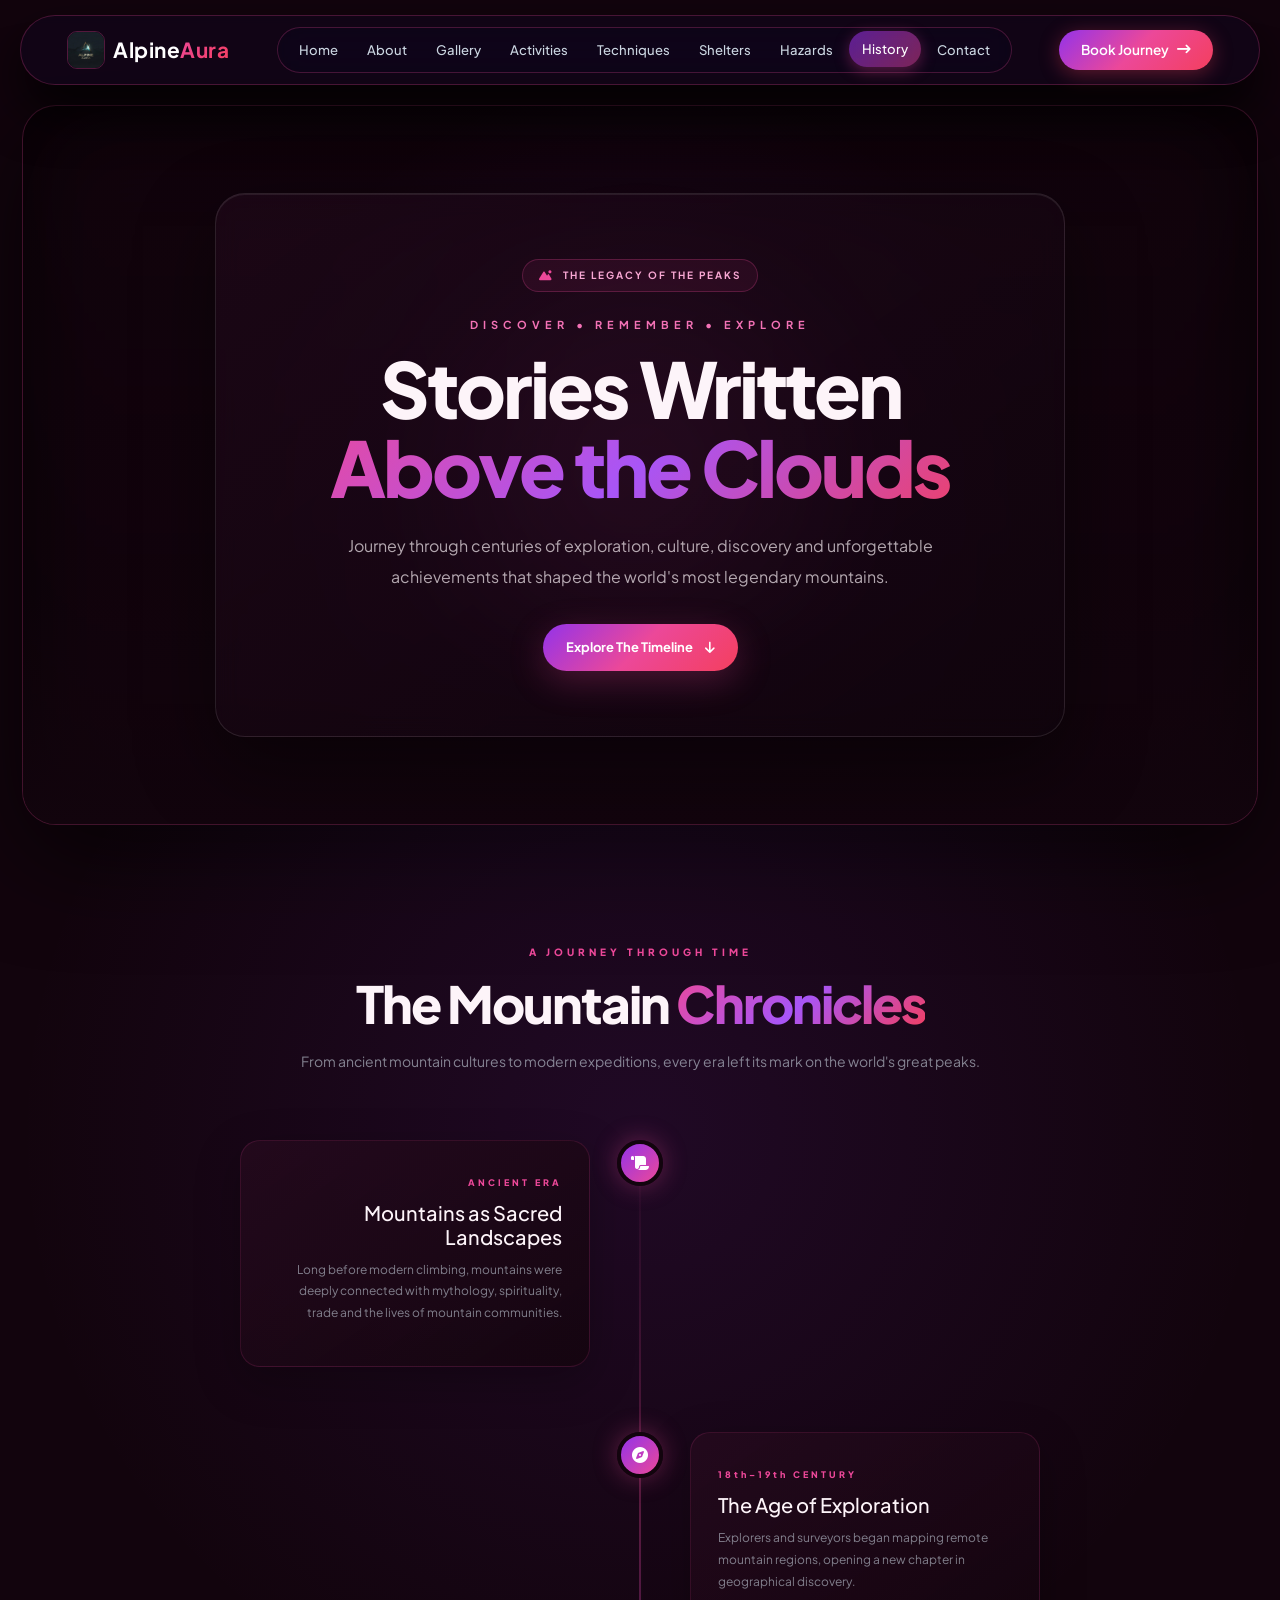
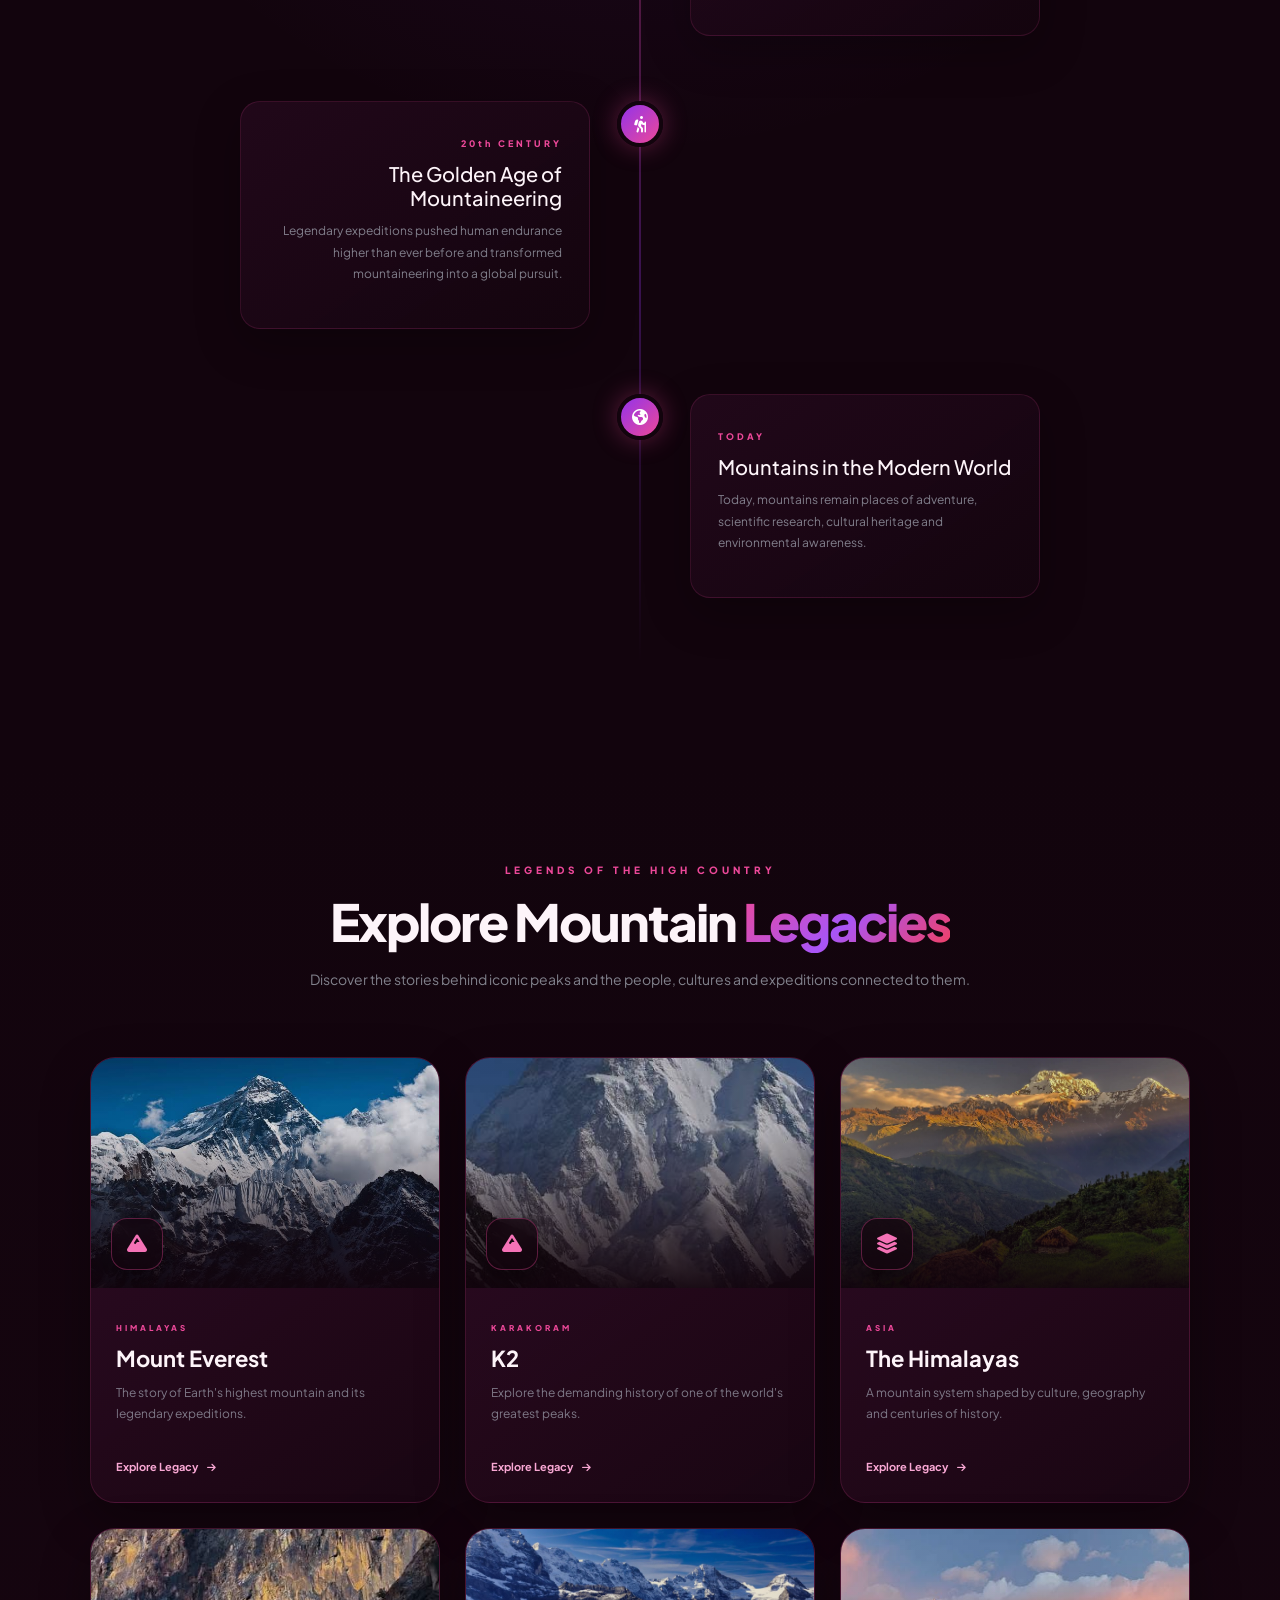
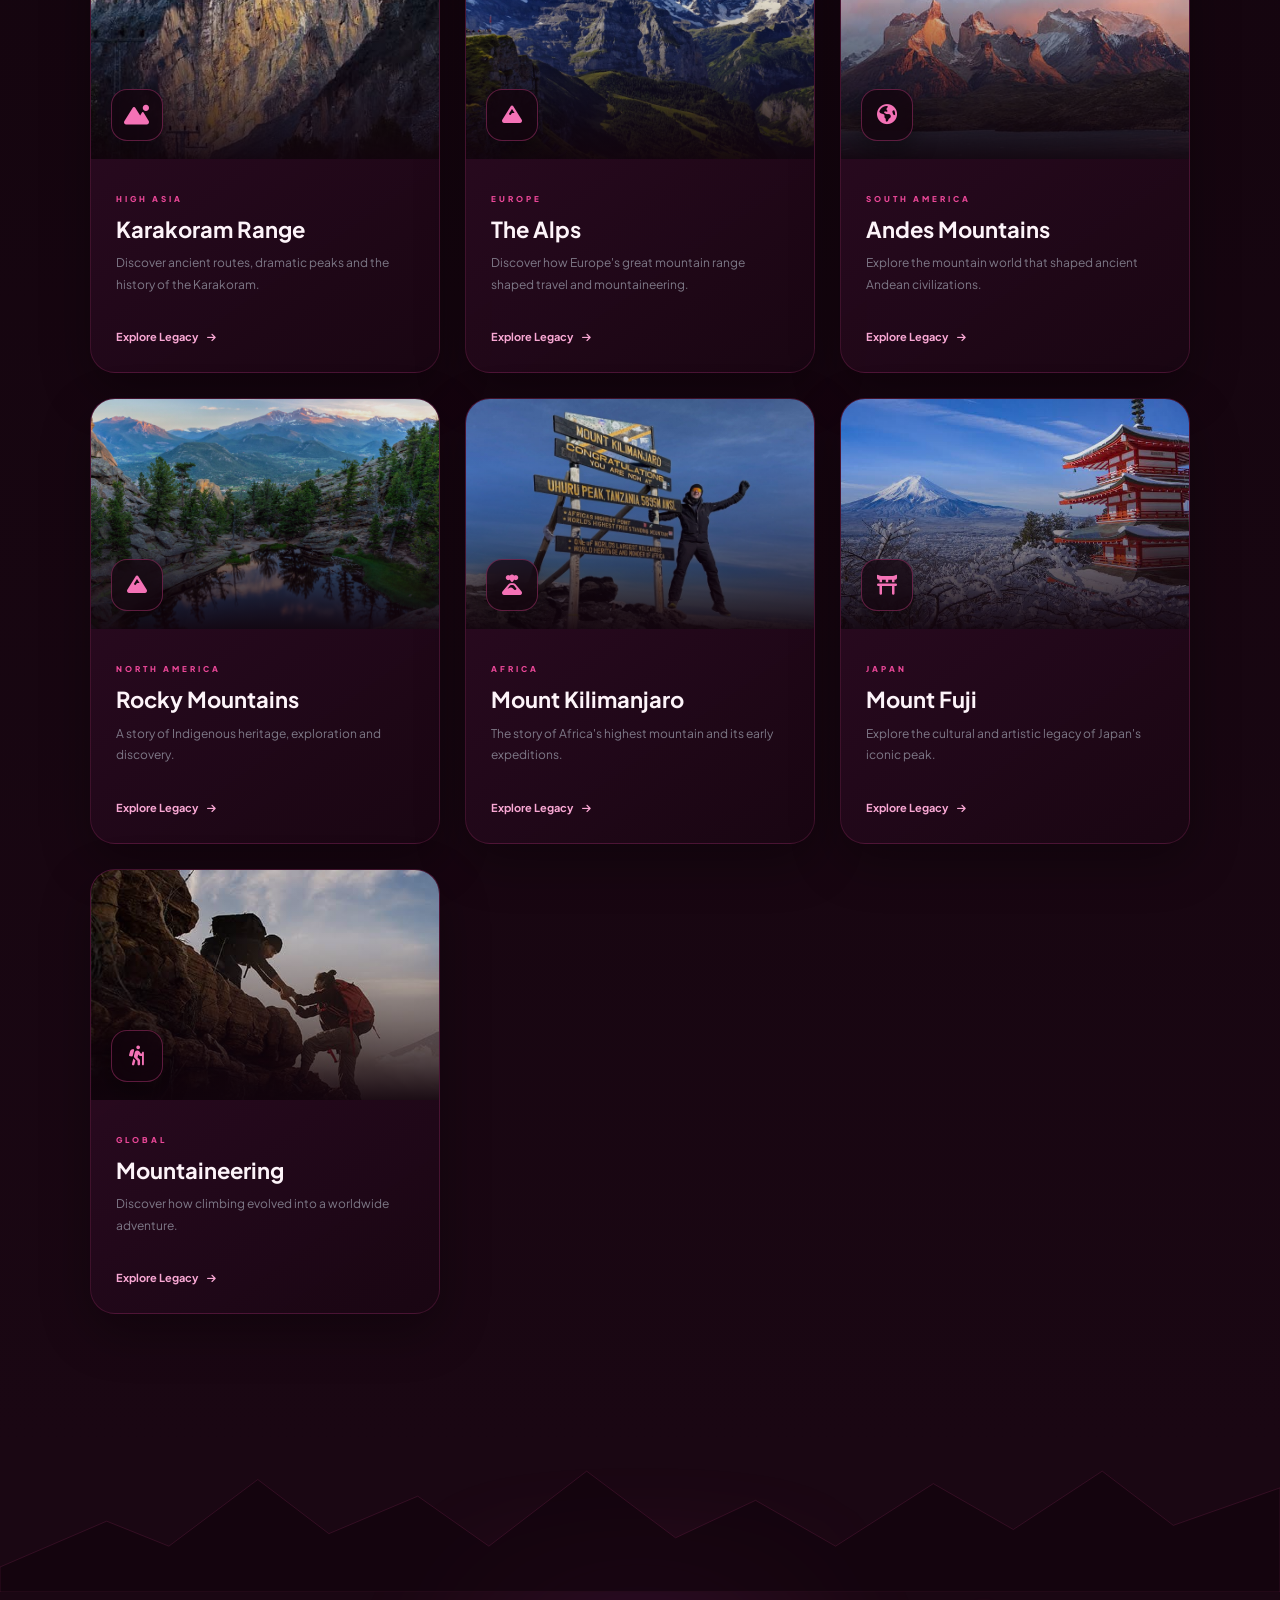
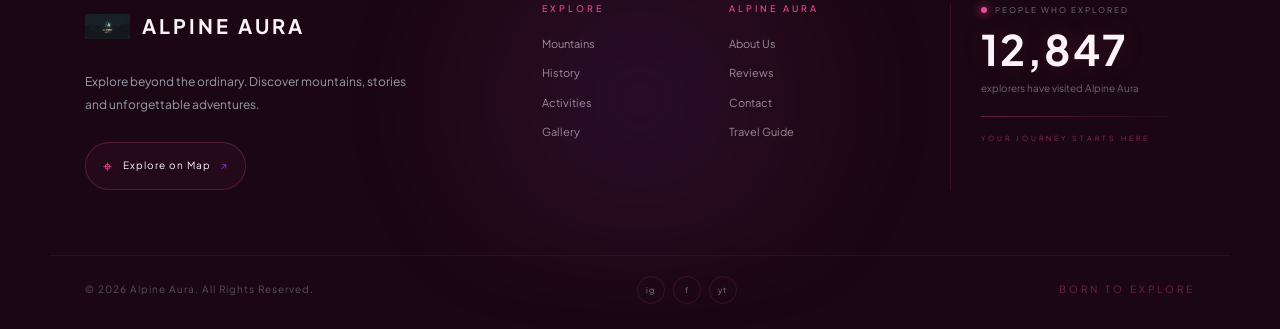
<file: history.html>
<!DOCTYPE html>
<html lang="en">

<head>
    <meta charset="UTF-8">
    <meta name="viewport" content="width=device-width, initial-scale=1.0">

    <title>Alpine Aura | Mountain History</title>

    <!-- Google Font -->
    <link href="https://fonts.googleapis.com/css2?family=Plus+Jakarta+Sans:wght@300;400;500;600;700;800&display=swap"
        rel="stylesheet">

    <!-- Font Awesome -->
    <link rel="stylesheet"
        href="https://cdnjs.cloudflare.com/ajax/libs/font-awesome/6.4.0/css/all.min.css">

    <!-- Bootstrap -->
    <link href="https://cdn.jsdelivr.net/npm/bootstrap@5.3.2/dist/css/bootstrap.min.css"
        rel="stylesheet">

    <!-- History CSS -->
    <link rel="stylesheet" href="history.css">
    <link rel="stylesheet" href="responsive.css">

</head>

<body id="home">


<!-- =====================================================
     ORIGINAL ALPINE AURA NAVBAR
===================================================== -->

<div class="floating-nav-container">

    <nav class="navbar navbar-expand-lg master-pill-navbar">

        <div class="container-fluid px-2 px-lg-4">

            <a class="navbar-brand d-flex align-items-center gap-2 m-0 text-decoration-none flex-shrink-0"
                href="index.html">

                <img src="./img/Gemini_Generated_Image_rip6w4rip6w4rip6.png"
                    alt="Logo"
                    class="brand-local-img">

                <span class="text-white fw-bold">
                    Alpine<span class="brand-highlight">Aura</span>
                </span>

            </a>


            <button class="navbar-toggler border-0 shadow-none text-white d-lg-none"
                type="button"
                data-bs-toggle="collapse"
                data-bs-target="#floatingNavContent"
                aria-controls="floatingNavContent"
                aria-expanded="false"
                aria-label="Toggle navigation">

                <i class="fa-solid fa-bars-staggered fs-4"></i>

            </button>


            <div class="collapse navbar-collapse justify-content-center flex-grow-1 mx-lg-4"
                id="floatingNavContent">

                <ul class="navbar-nav inner-links-pill align-items-lg-center my-2 my-lg-0">

                    <li class="nav-item">
                        <a class="nav-link" href="index.html">Home</a>
                    </li>

                    <li class="nav-item">
                        <a class="nav-link" href="about.html">About</a>
                    </li>

                    <li class="nav-item">
                        <a class="nav-link" href="gallery.html">Gallery</a>
                    </li>

                    <li class="nav-item">
                        <a class="nav-link" href="activities.html">Activities</a>
                    </li>

                    <li class="nav-item">
                        <a class="nav-link" href="techniques.html">Techniques</a>
                    </li>

                    <li class="nav-item">
                        <a class="nav-link" href="shelters.html">Shelters</a>
                    </li>

                    <li class="nav-item">
                        <a class="nav-link" href="hazards.html">Hazards</a>
                    </li>

                    <li class="nav-item">
                        <a class="nav-link active" href="history.html">History</a>
                    </li>

                    <li class="nav-item">
                        <a class="nav-link" href="contact.html">Contact</a>
                    </li>

                </ul>

            </div>


            <div class="d-none d-lg-flex flex-shrink-0">

                <a href="contact.html"
                    class="btn btn-gradient-action">

                    <span>Book Journey</span>

                    <i class="fa-solid fa-arrow-right-long ms-2"></i>

                </a>

            </div>

        </div>

    </nav>

</div>



<!-- =====================================================
     HERO
===================================================== -->

<section class="history-hero">

    <div class="hero-image-overlay"></div>

    <div class="hero-glow"></div>

    <div class="history-hero-card">

        <div class="hero-badge">

            <i class="fa-solid fa-mountain-sun"></i>

            THE LEGACY OF THE PEAKS

        </div>


        <p class="hero-eyebrow">
            DISCOVER • REMEMBER • EXPLORE
        </p>


        <h1>

            Stories Written
            <span>Above the Clouds</span>

        </h1>


        <p class="hero-description">

            Journey through centuries of exploration, culture,
            discovery and unforgettable achievements that shaped
            the world's most legendary mountains.

        </p>


        <a href="#timeline" class="hero-explore-btn">

            Explore The Timeline

            <i class="fa-solid fa-arrow-down"></i>

        </a>

    </div>

</section>



<!-- =====================================================
     TIMELINE
===================================================== -->

<section class="timeline-section" id="timeline">

    <div class="section-heading">

        <p class="section-kicker">
            A JOURNEY THROUGH TIME
        </p>

        <h2>
            The Mountain
            <span>Chronicles</span>
        </h2>

        <p>
            From ancient mountain cultures to modern expeditions,
            every era left its mark on the world's great peaks.
        </p>

    </div>


    <div class="history-timeline">


        <div class="timeline-item">

            <div class="timeline-dot">
                <i class="fa-solid fa-scroll"></i>
            </div>

            <div class="timeline-content">

                <span class="timeline-year">
                    ANCIENT ERA
                </span>

                <h3>
                    Mountains as Sacred Landscapes
                </h3>

                <p>
                    Long before modern climbing, mountains were
                    deeply connected with mythology, spirituality,
                    trade and the lives of mountain communities.
                </p>

            </div>

        </div>



        <div class="timeline-item">

            <div class="timeline-dot">
                <i class="fa-solid fa-compass"></i>
            </div>

            <div class="timeline-content">

                <span class="timeline-year">
                    18th–19th CENTURY
                </span>

                <h3>
                    The Age of Exploration
                </h3>

                <p>
                    Explorers and surveyors began mapping remote
                    mountain regions, opening a new chapter in
                    geographical discovery.
                </p>

            </div>

        </div>



        <div class="timeline-item">

            <div class="timeline-dot">
                <i class="fa-solid fa-person-hiking"></i>
            </div>

            <div class="timeline-content">

                <span class="timeline-year">
                    20th CENTURY
                </span>

                <h3>
                    The Golden Age of Mountaineering
                </h3>

                <p>
                    Legendary expeditions pushed human endurance
                    higher than ever before and transformed
                    mountaineering into a global pursuit.
                </p>

            </div>

        </div>



        <div class="timeline-item">

            <div class="timeline-dot">
                <i class="fa-solid fa-earth-americas"></i>
            </div>

            <div class="timeline-content">

                <span class="timeline-year">
                    TODAY
                </span>

                <h3>
                    Mountains in the Modern World
                </h3>

                <p>
                    Today, mountains remain places of adventure,
                    scientific research, cultural heritage and
                    environmental awareness.
                </p>

            </div>

        </div>

    </div>

</section>



<!-- =====================================================
     HISTORY CARDS
===================================================== -->

<section class="history-section" id="history">

    <div class="section-heading">

        <p class="section-kicker">
            LEGENDS OF THE HIGH COUNTRY
        </p>

        <h2>
            Explore Mountain
            <span>Legacies</span>
        </h2>

        <p>
            Discover the stories behind iconic peaks and the
            people, cultures and expeditions connected to them.
        </p>

    </div>



    <div class="history-grid">


        <!-- EVEREST -->

        <article class="history-card"
            onclick="openHistory('everest')">

            <div class="history-image">

                <img src="./history img/mount everest.jpeg"
                    alt="Mount Everest">

                <div class="image-overlay"></div>

                <div class="history-card-icon">
                    <i class="fa-solid fa-mountain"></i>
                </div>

            </div>

            <div class="history-card-body">

                <span class="card-category">
                    HIMALAYAS
                </span>

                <h3>
                    Mount Everest
                </h3>

                <p>
                    The story of Earth's highest mountain
                    and its legendary expeditions.
                </p>

                <button onclick="event.stopPropagation(); openHistory('everest')">

                    Explore Legacy

                    <i class="fa-solid fa-arrow-right"></i>

                </button>

            </div>

        </article>



        <!-- K2 -->

        <article class="history-card"
            onclick="openHistory('k2')">

            <div class="history-image">

                <img src="./history img/k2.jpeg"
                    alt="K2">

                <div class="image-overlay"></div>

                <div class="history-card-icon">
                    <i class="fa-solid fa-mountain"></i>
                </div>

            </div>

            <div class="history-card-body">

                <span class="card-category">
                    KARAKORAM
                </span>

                <h3>
                    K2
                </h3>

                <p>
                    Explore the demanding history of one of
                    the world's greatest peaks.
                </p>

                <button onclick="event.stopPropagation(); openHistory('k2')">

                    Explore Legacy

                    <i class="fa-solid fa-arrow-right"></i>

                </button>

            </div>

        </article>



        <!-- HIMALAYAS -->

        <article class="history-card"
            onclick="openHistory('himalayas')">

            <div class="history-image">

                <img src="./history img/himalayas.jpeg"
                    alt="Himalayas">

                <div class="image-overlay"></div>

                <div class="history-card-icon">
                    <i class="fa-solid fa-layer-group"></i>
                </div>

            </div>

            <div class="history-card-body">

                <span class="card-category">
                    ASIA
                </span>

                <h3>
                    The Himalayas
                </h3>

                <p>
                    A mountain system shaped by culture,
                    geography and centuries of history.
                </p>

                <button onclick="event.stopPropagation(); openHistory('himalayas')">

                    Explore Legacy

                    <i class="fa-solid fa-arrow-right"></i>

                </button>

            </div>

        </article>



        <!-- KARAKORAM -->

        <article class="history-card"
            onclick="openHistory('karakoram')">

            <div class="history-image">

                <img src="./history img/korakaram.jpeg"
                    alt="Karakoram">

                <div class="image-overlay"></div>

                <div class="history-card-icon">
                    <i class="fa-solid fa-mountain-sun"></i>
                </div>

            </div>

            <div class="history-card-body">

                <span class="card-category">
                    HIGH ASIA
                </span>

                <h3>
                    Karakoram Range
                </h3>

                <p>
                    Discover ancient routes, dramatic peaks
                    and the history of the Karakoram.
                </p>

                <button onclick="event.stopPropagation(); openHistory('karakoram')">

                    Explore Legacy

                    <i class="fa-solid fa-arrow-right"></i>

                </button>

            </div>

        </article>



        <!-- ALPS -->

        <article class="history-card"
            onclick="openHistory('alps')">

            <div class="history-image">

                <img src="./history img/alps.jpeg"
                    alt="The Alps">

                <div class="image-overlay"></div>

                <div class="history-card-icon">
                    <i class="fa-solid fa-mountain"></i>
                </div>

            </div>

            <div class="history-card-body">

                <span class="card-category">
                    EUROPE
                </span>

                <h3>
                    The Alps
                </h3>

                <p>
                    Discover how Europe's great mountain range
                    shaped travel and mountaineering.
                </p>

                <button onclick="event.stopPropagation(); openHistory('alps')">

                    Explore Legacy

                    <i class="fa-solid fa-arrow-right"></i>

                </button>

            </div>

        </article>



        <!-- ANDES -->

        <article class="history-card"
            onclick="openHistory('andes')">

            <div class="history-image">

                <img src="./history img/andes.jpeg"
                    alt="Andes Mountains">

                <div class="image-overlay"></div>

                <div class="history-card-icon">
                    <i class="fa-solid fa-earth-americas"></i>
                </div>

            </div>

            <div class="history-card-body">

                <span class="card-category">
                    SOUTH AMERICA
                </span>

                <h3>
                    Andes Mountains
                </h3>

                <p>
                    Explore the mountain world that shaped
                    ancient Andean civilizations.
                </p>

                <button onclick="event.stopPropagation(); openHistory('andes')">

                    Explore Legacy

                    <i class="fa-solid fa-arrow-right"></i>

                </button>

            </div>

        </article>



        <!-- ROCKIES -->

        <article class="history-card"
            onclick="openHistory('rockies')">

            <div class="history-image">

                <img src="./history img/rocky mountain.jpeg"
                    alt="Rocky Mountains">

                <div class="image-overlay"></div>

                <div class="history-card-icon">
                    <i class="fa-solid fa-mountain"></i>
                </div>

            </div>

            <div class="history-card-body">

                <span class="card-category">
                    NORTH AMERICA
                </span>

                <h3>
                    Rocky Mountains
                </h3>

                <p>
                    A story of Indigenous heritage,
                    exploration and discovery.
                </p>

                <button onclick="event.stopPropagation(); openHistory('rockies')">

                    Explore Legacy

                    <i class="fa-solid fa-arrow-right"></i>

                </button>

            </div>

        </article>



        <!-- KILIMANJARO -->

        <article class="history-card"
            onclick="openHistory('kilimanjaro')">

            <div class="history-image">

                <img src="./history img/kilimanjaro.jpeg"
                    alt="Mount Kilimanjaro">

                <div class="image-overlay"></div>

                <div class="history-card-icon">
                    <i class="fa-solid fa-volcano"></i>
                </div>

            </div>

            <div class="history-card-body">

                <span class="card-category">
                    AFRICA
                </span>

                <h3>
                    Mount Kilimanjaro
                </h3>

                <p>
                    The story of Africa's highest mountain
                    and its early expeditions.
                </p>

                <button onclick="event.stopPropagation(); openHistory('kilimanjaro')">

                    Explore Legacy

                    <i class="fa-solid fa-arrow-right"></i>

                </button>

            </div>

        </article>



        <!-- FUJI -->

        <article class="history-card"
            onclick="openHistory('fuji')">

            <div class="history-image">

                <img src="./history img/fuji.jpeg"
                    alt="Mount Fuji">

                <div class="image-overlay"></div>

                <div class="history-card-icon">
                    <i class="fa-solid fa-torii-gate"></i>
                </div>

            </div>

            <div class="history-card-body">

                <span class="card-category">
                    JAPAN
                </span>

                <h3>
                    Mount Fuji
                </h3>

                <p>
                    Explore the cultural and artistic legacy
                    of Japan's iconic peak.
                </p>

                <button onclick="event.stopPropagation(); openHistory('fuji')">

                    Explore Legacy

                    <i class="fa-solid fa-arrow-right"></i>

                </button>

            </div>

        </article>



        <!-- MOUNTAINEERING -->

        <article class="history-card"
            onclick="openHistory('mountaineering')">

            <div class="history-image">

                <img src="./history img/mountaineering.jpeg"
                    alt="Mountaineering">

                <div class="image-overlay"></div>

                <div class="history-card-icon">
                    <i class="fa-solid fa-person-hiking"></i>
                </div>

            </div>

            <div class="history-card-body">

                <span class="card-category">
                    GLOBAL
                </span>

                <h3>
                    Mountaineering
                </h3>

                <p>
                    Discover how climbing evolved into a
                    worldwide adventure.
                </p>

                <button onclick="event.stopPropagation(); openHistory('mountaineering')">

                    Explore Legacy

                    <i class="fa-solid fa-arrow-right"></i>

                </button>

            </div>

        </article>


    </div>

</section>



<!-- =====================================================
     PREMIUM HISTORY MODAL
===================================================== -->

<div class="history-modal" id="historyModal">

    <div class="history-modal-backdrop" onclick="closeHistoryModal()"></div>

    <div class="history-modal-box">

        <!-- CLOSE -->
        <button class="history-modal-close" onclick="closeHistoryModal()">
            <i class="fa-solid fa-xmark"></i>
        </button>

        <!-- MODAL TOP -->
        <div class="modal-top">

            <div class="modal-icon" id="modalIcon">
                <i class="fa-solid fa-mountain"></i>
            </div>

            <div>
                <span class="modal-eyebrow">
                    MOUNTAIN ARCHIVES
                </span>

                <h2 id="modalTitle">
                    Mountain History
                </h2>
            </div>

        </div>

        <!-- DESCRIPTION -->
        <p class="modal-description" id="modalDescription">
            Discover the fascinating story behind this mountain.
        </p>


        <!-- INFORMATION -->
        <div class="modal-information">

            <div class="modal-info-card">

                <div class="modal-info-icon">
                    <i class="fa-regular fa-calendar"></i>
                </div>

                <div>
                    <span>HISTORICAL PERIOD</span>
                    <strong id="modalPeriod">Ancient to Present</strong>
                </div>

            </div>


            <div class="modal-info-card">

                <div class="modal-info-icon">
                    <i class="fa-solid fa-location-dot"></i>
                </div>

                <div>
                    <span>LOCATION</span>
                    <strong id="modalLocation">Mountain Region</strong>
                </div>

            </div>


            <div class="modal-info-card">

                <div class="modal-info-icon">
                    <i class="fa-solid fa-trophy"></i>
                </div>

                <div>
                    <span>FAMOUS FOR</span>
                    <strong id="modalFamous">Mountain History</strong>
                </div>

            </div>


            <div class="modal-info-card">

                <div class="modal-info-icon">
                    <i class="fa-solid fa-globe"></i>
                </div>

                <div>
                    <span>IMPORTANCE</span>
                    <strong id="modalImportance">
                        Cultural significance
                    </strong>
                </div>

            </div>

        </div>


        <!-- ABOUT -->
        <div class="modal-about">

            <div class="modal-about-heading">
                <i class="fa-solid fa-book-open"></i>

                <h3>
                    The Story Behind The Summit
                </h3>
            </div>

            <p id="modalAbout">
                Mountain history contains stories of explorers,
                communities and cultures.
            </p>

        </div>


        <!-- FOOTER -->
        <div class="modal-footer">

            <span>
                <i class="fa-solid fa-compass"></i>
                ALPINE AURA ARCHIVES
            </span>

            <button onclick="closeHistoryModal()">
                <span>Close</span>
                <i class="fa-solid fa-arrow-right"></i>
            </button>

        </div>

    </div>

</div>

<!-- =====================================================
     ORIGINAL ALPINE AURA FOOTER
===================================================== -->

<footer class="aura-footer">

    <div class="footer-aura"></div>

    <div class="mountain-line">

        <svg viewBox="0 0 1440 180"
            preserveAspectRatio="none">

            <path d="
                M0 150
                L120 95
                L190 125
                L290 45
                L370 110
                L470 65
                L550 125
                L660 35
                L760 115
                L850 70
                L940 125
                L1050 50
                L1140 105
                L1240 35
                L1320 100
                L1440 55
                L1440 180
                L0 180
                Z
            " />

        </svg>

    </div>


    <div class="footer-inner">


        <div class="footer-intro">

            <div class="footer-logo">

                <img src="./img/Gemini_Generated_Image_rip6w4rip6w4rip6.png"
                    alt="Alpine Aura">

                <span>ALPINE AURA</span>

            </div>


            <p>
                Explore beyond the ordinary.
                Discover mountains, stories and
                unforgettable adventures.
            </p>


            <a href="https://www.google.com/maps/search/?api=1&query=Ladakh%2C%20India"
                target="_blank"
                rel="noopener noreferrer"
                class="map-btn">

                <span>⌖</span>

                Explore on Map

                <span class="arrow">↗</span>

            </a>

        </div>



        <div class="footer-nav">


            <div class="footer-group">

                <h4>EXPLORE</h4>

                <a href="history.html">
                    Mountains
                </a>

                <a href="history.html">
                    History
                </a>

                <a href="activities.html">
                    Activities
                </a>

                <a href="gallery.html">
                    Gallery
                </a>

            </div>



            <div class="footer-group">

                <h4>ALPINE AURA</h4>

                <a href="about.html">
                    About Us
                </a>

                <a href="index.html#reviews">
                    Reviews
                </a>

                <a href="contact.html">
                    Contact
                </a>

                <a href="travel-guide.html">
                    Travel Guide
                </a>

            </div>


        </div>



        <div class="footer-stats">

            <div class="stat-heading">

                <span class="pulse"></span>

                PEOPLE WHO EXPLORED

            </div>


            <div class="visitor-number"
                id="visitorCount">

                12,847

            </div>


            <p>
                explorers have visited
                Alpine Aura
            </p>


            <div class="stat-line"></div>


            <span class="journey-text">
                YOUR JOURNEY STARTS HERE
            </span>

        </div>

    </div>



    <div class="footer-bottom">

        <span>
            © 2026 Alpine Aura. All Rights Reserved.
        </span>


        <div class="socials">

            <a href="#" aria-label="Instagram">
                ig
            </a>

            <a href="#" aria-label="Facebook">
                f
            </a>

            <a href="#" aria-label="YouTube">
                yt
            </a>

        </div>


        <span class="footer-slogan">
            BORN TO EXPLORE
        </span>

    </div>

</footer>



<!-- Bootstrap JS -->
<script src="https://cdn.jsdelivr.net/npm/bootstrap@5.3.8/dist/js/bootstrap.bundle.min.js"></script>

<!-- History JS -->
<script src="history.js"></script>

</body>
</html>
</file>
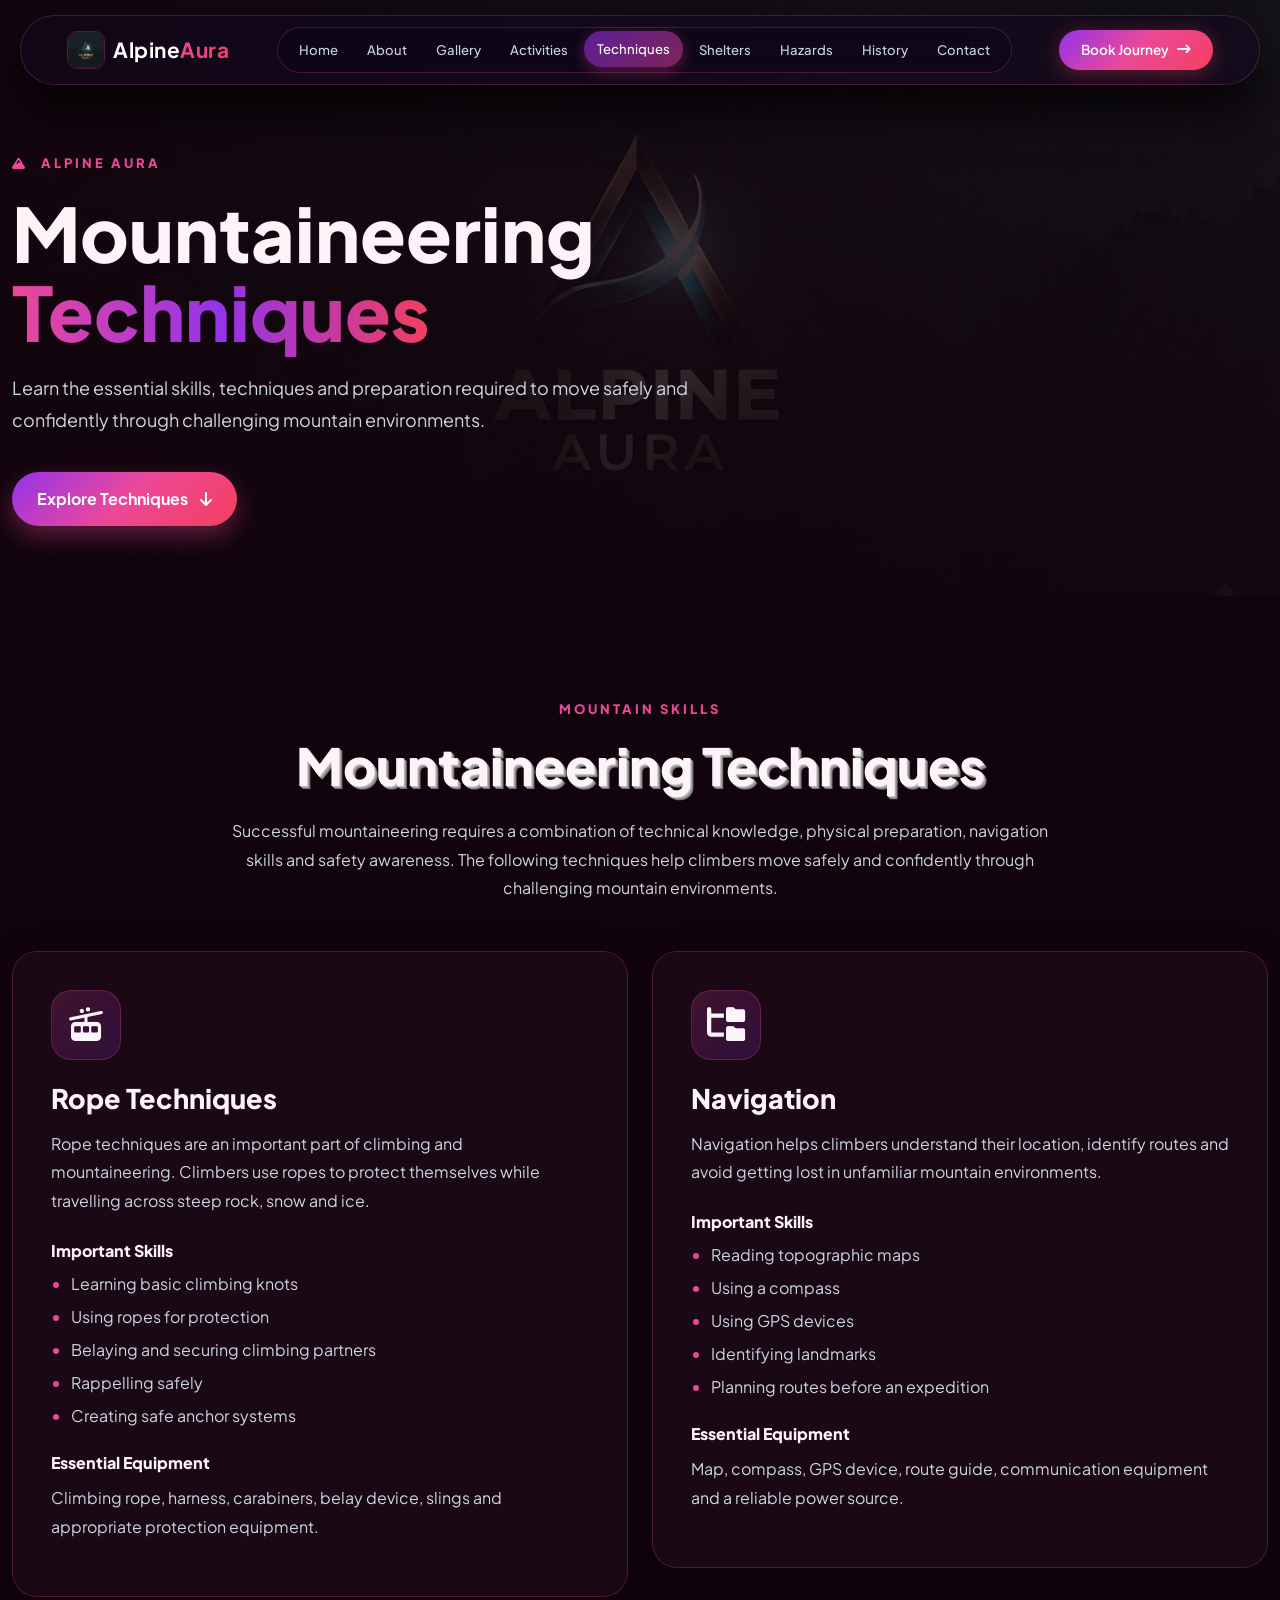
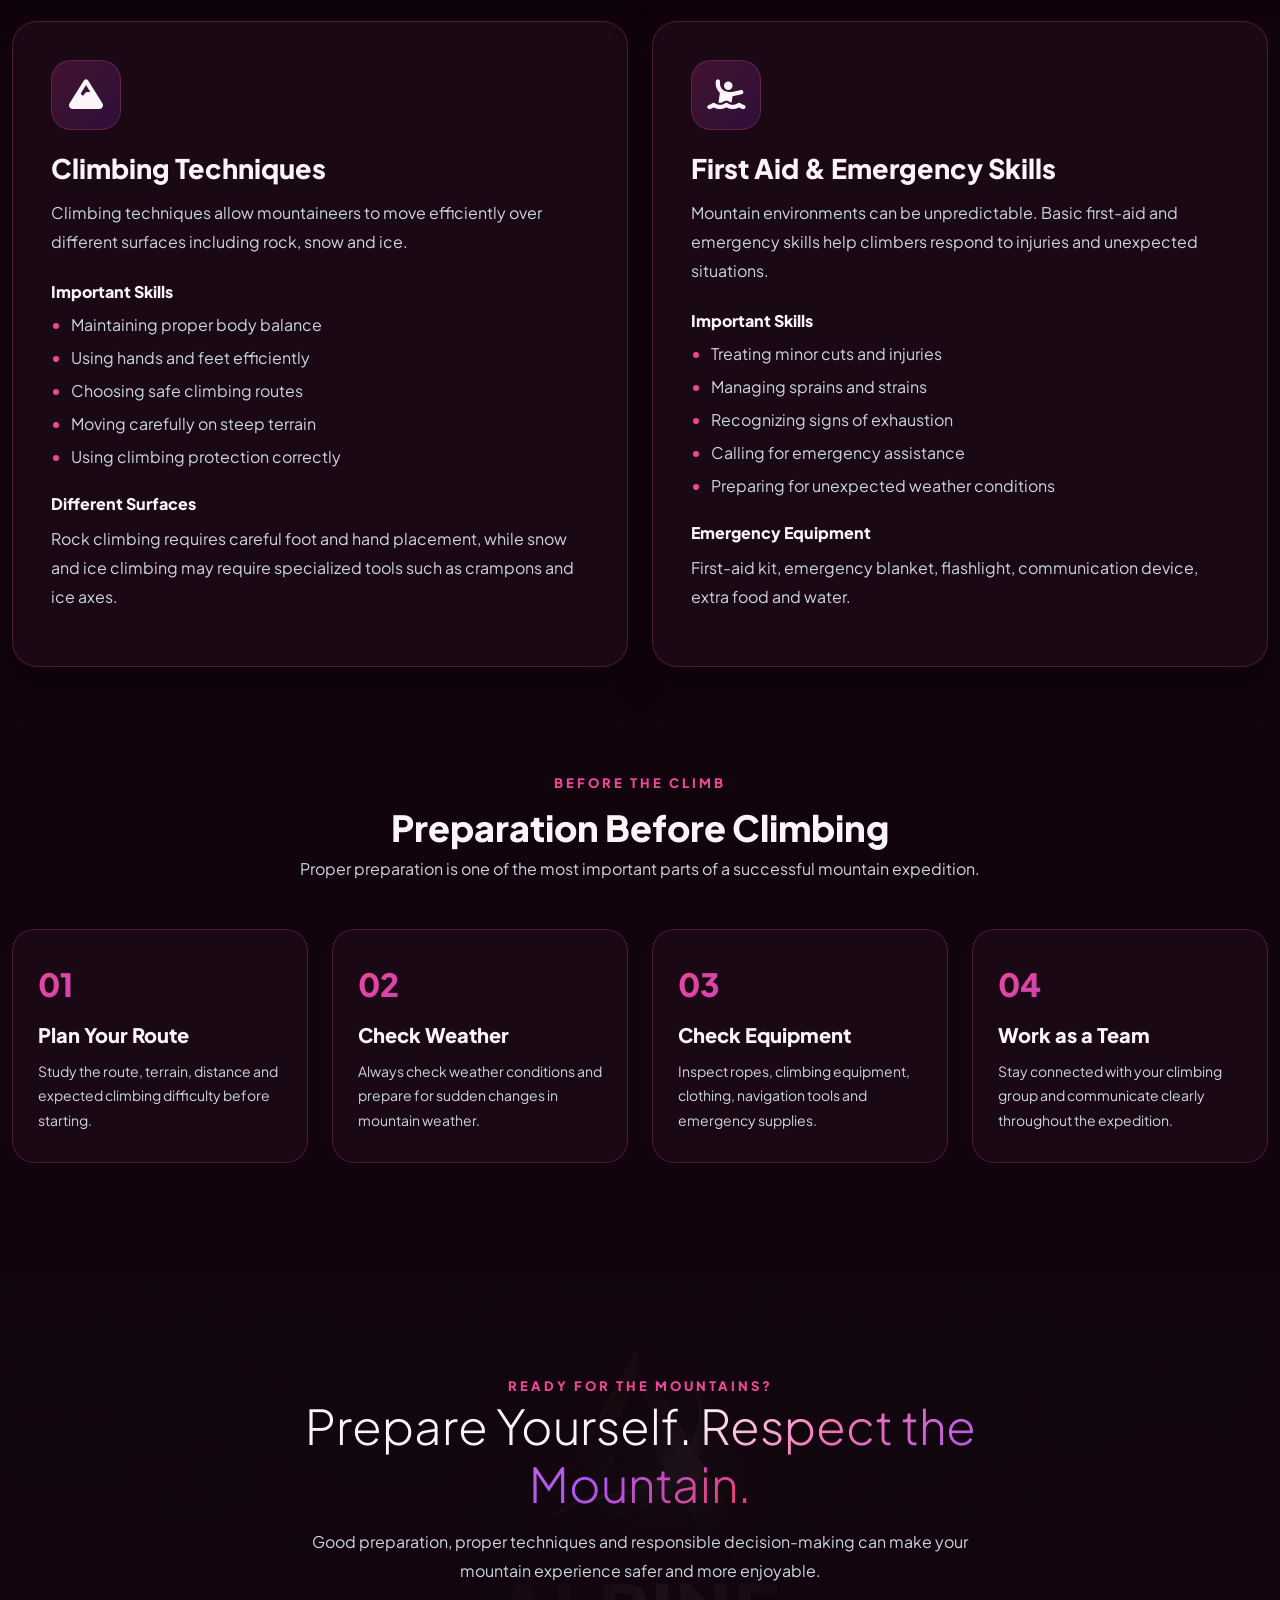
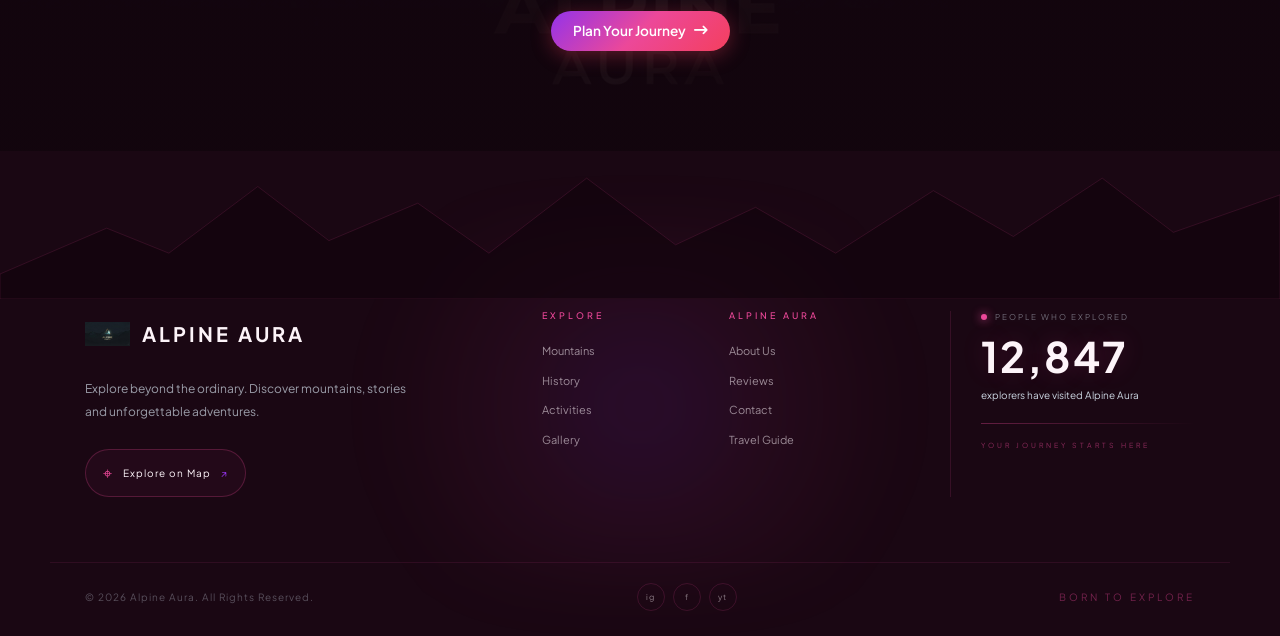
<file: techniques.html>
<!DOCTYPE html>
<html lang="en">
<head>
  <meta charset="UTF-8">
  <meta name="viewport" content="width=device-width, initial-scale=1.0">
  <title>Alpine Aura | Majestic Mountain Expeditions</title>
  <link href="https://fonts.googleapis.com/css2?family=Plus+Jakarta+Sans:wght@300;400;500;600;700;800&display=swap"
    rel="stylesheet">
  <link rel="stylesheet" href="https://cdnjs.cloudflare.com/ajax/libs/font-awesome/6.4.0/css/all.min.css">
  <link href="https://cdn.jsdelivr.net/npm/bootstrap@5.3.2/dist/css/bootstrap.min.css" rel="stylesheet">
  <link rel="stylesheet" href="style.css">
  <link rel="stylesheet" href="style (1).css">
     <link rel="stylesheet" href="responsive.css">
  <script src="https://cdn.jsdelivr.net/npm/bootstrap@5.3.8/dist/js/bootstrap.bundle.min.js"></script>
</head>
<body id="home">
  <!--  FLOATING DOUBLE-PILL LUXURY NAVBAR -->
  <div class="floating-nav-container">
    <nav class="navbar navbar-expand-lg master-pill-navbar">
      <div class="container-fluid px-2 px-lg-4">
        <!-- Left: Local Image Logo + Name (Redirects to index.html) -->
        <a class="navbar-brand d-flex align-items-center gap-2 m-0 text-decoration-none flex-shrink-0"
          href="index.html">
          <img src="./img/Gemini_Generated_Image_rip6w4rip6w4rip6.png" alt="Logo" class="brand-local-img">
          <span class="text-white fw-bold">Alpine<span class="brand-highlight">Aura</span></span>
        </a>
        <!-- Mobile Toggler -->
        <button class="navbar-toggler border-0 shadow-none text-white d-lg-none" type="button" data-bs-toggle="collapse"
          data-bs-target="#floatingNavContent" aria-controls="floatingNavContent" aria-expanded="false"
          aria-label="Toggle navigation">
          <i class="fa-solid fa-bars-staggered fs-4"></i>
        </button>
        <!-- Center: All 9 Multi-Page Navigation Links -->
        <div class="collapse navbar-collapse justify-content-center flex-grow-1 mx-lg-4" id="floatingNavContent">
          <ul class="navbar-nav inner-links-pill align-items-lg-center my-2 my-lg-0">
            <li class="nav-item"><a class="nav-link" href="index.html">Home</a></li>
            <li class="nav-item"><a class="nav-link" href="about.html">About</a></li>
            <li class="nav-item"><a class="nav-link" href="gallery.html">Gallery</a></li>
            <li class="nav-item"><a class="nav-link" href="activities.html">Activities</a></li>
            <li class="nav-item"><a class="nav-link active" href="techniques.html">Techniques</a></li>
            <li class="nav-item"><a class="nav-link" href="shelters.html">Shelters</a></li>
            <li class="nav-item"><a class="nav-link" href="hazards.html">Hazards</a></li>
            <li class="nav-item"><a class="nav-link" href="history.html">History</a></li>
            <li class="nav-item"><a class="nav-link" href="contact.html">Contact</a></li>
          </ul>
        </div>
        <!-- Right: Gradient Stylish Action Button -->
        <div class="d-none d-lg-flex flex-shrink-0">
          <a href="contact.html" class="btn btn-gradient-action">
            <span>Book Journey</span>
            <i class="fa-solid fa-arrow-right-long ms-2"></i>
          </a>
        </div>
      </div>
    </nav>
  </div>




  <!-- =====================================================
         TECHNIQUES HERO
    ====================================================== -->

  <section class="techniques-hero">

    <div class="techniques-hero-overlay"></div>

    <div class="container">

      <div class="techniques-hero-content">

        <span class="techniques-label">
          <i class="fa-solid fa-mountain"></i>
          ALPINE AURA
        </span>

        <h1>
          Mountaineering
          <span>Techniques</span>
        </h1>

        <p>
          Learn the essential skills, techniques and preparation
          required to move safely and confidently through challenging
          mountain environments.
        </p>

        <a href="#techniques" class="techniques-hero-btn">

          Explore Techniques

          <i class="fa-solid fa-arrow-down"></i>

        </a>

      </div>

    </div>

  </section>



  <!-- =====================================================
         TECHNIQUES SECTION
    ====================================================== -->

  <section id="techniques" class="section light-section">

    <div class="container">

      <!-- Section Heading -->

      <div class="techniques-heading text-center">

        <span class="section-label">
          MOUNTAIN SKILLS
        </span>

        <h2 class="section-title">
          Mountaineering Techniques
        </h2>

        <p class="techniques-intro">
          Successful mountaineering requires a combination of technical
          knowledge, physical preparation, navigation skills and safety
          awareness. The following techniques help climbers move safely
          and confidently through challenging mountain environments.
        </p>

      </div>


      <!-- =================================================
                 TECHNIQUE CARDS
            ================================================== -->

      <div class="row g-4 mt-4">


        <!-- ================= ROPE TECHNIQUES ================= -->

        <div class="col-lg-6">

          <div class="info-card technique-card">

            <div class="technique-icon">
              <i class="fa-solid fa-cable-car"></i>
            </div>

            <h3>
              Rope Techniques
            </h3>

            <p>
              Rope techniques are an important part of climbing and
              mountaineering. Climbers use ropes to protect themselves
              while travelling across steep rock, snow and ice.
            </p>


            <h5>
              Important Skills
            </h5>

            <ul>
              <li>Learning basic climbing knots</li>
              <li>Using ropes for protection</li>
              <li>Belaying and securing climbing partners</li>
              <li>Rappelling safely</li>
              <li>Creating safe anchor systems</li>
            </ul>


            <h5>
              Essential Equipment
            </h5>

            <p>
              Climbing rope, harness, carabiners, belay device,
              slings and appropriate protection equipment.
            </p>

          </div>

        </div>



        <!-- ================= NAVIGATION ================= -->

        <div class="col-lg-6">

          <div class="info-card technique-card">

            <div class="technique-icon">
              <i class="fa-solid fa-folder-tree"></i>

            </div>

            <h3>
              Navigation
            </h3>

            <p>
              Navigation helps climbers understand their location,
              identify routes and avoid getting lost in unfamiliar
              mountain environments.
            </p>


            <h5>
              Important Skills
            </h5>

            <ul>
              <li>Reading topographic maps</li>
              <li>Using a compass</li>
              <li>Using GPS devices</li>
              <li>Identifying landmarks</li>
              <li>Planning routes before an expedition</li>
            </ul>


            <h5>
              Essential Equipment
            </h5>

            <p>
              Map, compass, GPS device, route guide, communication
              equipment and a reliable power source.
            </p>

          </div>

        </div>



        <!-- ================= CLIMBING ================= -->

        <div class="col-lg-6">

          <div class="info-card technique-card">

            <div class="technique-icon">
              <i class="fa-solid fa-mountain"></i>

            </div>

            <h3>
              Climbing Techniques
            </h3>

            <p>
              Climbing techniques allow mountaineers to move
              efficiently over different surfaces including rock,
              snow and ice.
            </p>


            <h5>
              Important Skills
            </h5>

            <ul>
              <li>Maintaining proper body balance</li>
              <li>Using hands and feet efficiently</li>
              <li>Choosing safe climbing routes</li>
              <li>Moving carefully on steep terrain</li>
              <li>Using climbing protection correctly</li>
            </ul>


            <h5>
              Different Surfaces
            </h5>

            <p>
              Rock climbing requires careful foot and hand placement,
              while snow and ice climbing may require specialized
              tools such as crampons and ice axes.
            </p>

          </div>

        </div>



        <!-- ================= FIRST AID ================= -->

        <div class="col-lg-6">

          <div class="info-card technique-card">

            <div class="technique-icon">
            <i class="fa-solid fa-person-drowning"></i>

            </div>

            <h3>
              First Aid & Emergency Skills
            </h3>

            <p>
              Mountain environments can be unpredictable. Basic
              first-aid and emergency skills help climbers respond
              to injuries and unexpected situations.
            </p>


            <h5>
              Important Skills
            </h5>

            <ul>
              <li>Treating minor cuts and injuries</li>
              <li>Managing sprains and strains</li>
              <li>Recognizing signs of exhaustion</li>
              <li>Calling for emergency assistance</li>
              <li>Preparing for unexpected weather conditions</li>
            </ul>


            <h5>
              Emergency Equipment
            </h5>

            <p>
              First-aid kit, emergency blanket, flashlight,
              communication device, extra food and water.
            </p>

          </div>

        </div>

      </div>



      <!-- =================================================
                 PREPARATION SECTION
            ================================================== -->

      <div class="technique-preparation mt-5">

        <div class="text-center mb-5">

          <span class="section-label">
            BEFORE THE CLIMB
          </span>

          <h3 class="preparation-title">
             Preparation Before Climbing
          </h3>

          <p class="preparation-intro">
            Proper preparation is one of the most important parts
            of a successful mountain expedition.
          </p>

        </div>


        <div class="row g-4">


          <!-- 01 -->

          <div class="col-md-3">

            <div class="preparation-card">

              <div class="preparation-number">
                01
              </div>

              <h4>
                Plan Your Route
              </h4>

              <p>
                Study the route, terrain, distance and expected
                climbing difficulty before starting.
              </p>

            </div>

          </div>



          <!-- 02 -->

          <div class="col-md-3">

            <div class="preparation-card">

              <div class="preparation-number">
                02
              </div>

              <h4>
                Check Weather
              </h4>

              <p>
                Always check weather conditions and prepare for
                sudden changes in mountain weather.
              </p>

            </div>

          </div>



          <!-- 03 -->

          <div class="col-md-3">

            <div class="preparation-card">

              <div class="preparation-number">
                03
              </div>

              <h4>
                Check Equipment
              </h4>

              <p>
                Inspect ropes, climbing equipment, clothing,
                navigation tools and emergency supplies.
              </p>

            </div>

          </div>



          <!-- 04 -->

          <div class="col-md-3">

            <div class="preparation-card">

              <div class="preparation-number">
                04
              </div>

              <h4>
                Work as a Team
              </h4>

              <p>
                Stay connected with your climbing group and
                communicate clearly throughout the expedition.
              </p>

            </div>

          </div>

        </div>

      </div>

    </div>

  </section>



  <!-- =====================================================
         TECHNIQUE CTA
    ====================================================== -->

  <section class="technique-cta">

    <div class="container">

      <div class="technique-cta-content text-center">

        <span class="section-label">
          READY FOR THE MOUNTAINS?
        </span>

        <h5 class="display-5 mb-3">
          Prepare Yourself.
          <span class="gradient-text">Respect the Mountain.</span>
        </h5>

        <p>
          Good preparation, proper techniques and responsible
          decision-making can make your mountain experience safer
          and more enjoyable.
        </p>

        <a href="contact.html" class="btn btn-gradient-action">

          Plan Your Journey

          <i class="fa-solid fa-arrow-right-long ms-2"></i>

        </a>

      </div>

    </div>

  </section>




    <!-- FOOTER -->
  <footer class="aura-footer">
    <div class="footer-aura"></div>
    <div class="mountain-line">
      <svg viewBox="0 0 1440 180" preserveAspectRatio="none">
        <path d="
                M0 150
                L120 95
                L190 125
                L290 45
                L370 110
                L470 65
                L550 125
                L660 35
                L760 115
                L850 70
                L940 125
                L1050 50
                L1140 105
                L1240 35
                L1320 100
                L1440 55
                L1440 180
                L0 180
                Z
            " />
      </svg>
    </div>
    <div class="footer-inner">
      <div class="footer-intro">
        <div class="footer-logo">
          <img src="./img/Gemini_Generated_Image_rip6w4rip6w4rip6.png" alt="Alpine Aura">
          <span>ALPINE AURA</span>
        </div>
        <p>
          Explore beyond the ordinary.
          Discover mountains, stories and
          unforgettable adventures.
        </p>
        <a href="https://www.google.com/maps/search/?api=1&query=Ladakh%2C%20India" target="_blank"
          rel="noopener noreferrer" class="map-btn">
          <span>⌖</span>
          Explore on Map
          <span class="arrow">↗</span>
        </a>
      </div>
      <div class="footer-nav">
        <div class="footer-group">
          <h4>EXPLORE</h4>
          <a href="history.html">
            Mountains
          </a>
          <a href="history.html">
            History
          </a>
          <a href="activities.html">
            Activities
          </a>
          <a href="gallery.html">
            Gallery
          </a>
        </div>
        <div class="footer-group">
          <h4>ALPINE AURA</h4>
          <a href="about.html">
            About Us
          </a>
          <a href="index.html#reviews">
            Reviews
          </a>
          <a href="contact.html">
            Contact
          </a>
          <a href="travel-guide.html">
            Travel Guide
          </a>
        </div>
      </div>
      <div class="footer-stats">
        <div class="stat-heading">
          <span class="pulse"></span>
          PEOPLE WHO EXPLORED
        </div>
        <div class="visitor-number" id="visitorCount">
          12,847
        </div>
        <p>
          explorers have visited
          Alpine Aura
        </p>
        <div class="stat-line"></div>
        <span class="journey-text">
          YOUR JOURNEY STARTS HERE
        </span>
      </div>
    </div>
    <div class="footer-bottom">
      <span>
        © 2026 Alpine Aura. All Rights Reserved.
      </span>
      <div class="socials">
        <a href="#" aria-label="Instagram">
          ig
        </a>
        <a href="#" aria-label="Facebook">
          f
        </a>
        <a href="#" aria-label="YouTube">
          yt
        </a>
      </div>
      <span class="footer-slogan">
        BORN TO EXPLORE
      </span>
    </div>
  </footer>
  <script src="https://cdn.jsdelivr.net/npm/bootstrap@5.3.0/dist/js/bootstrap.bundle.min.js"></script>
  <script src="gallery.js"></script>
</body>
</html>
</file>
<file: style (1).css>
/* =========================================
   ABOUT HERO
========================================= */
.about-hero {
    min-height: 620px;
    position: relative;
    display: flex;
    align-items: center;
    background:
        linear-gradient(90deg, rgba(18, 4, 13, 0.92), rgba(18, 4, 13, 0.55)),
        url("./img/Gemini_Generated_Image_rip6w4rip6w4rip6.png") center / cover no-repeat;
    overflow: hidden;
}
html {
    scroll-behavior: smooth;
    scrollbar-width: thick;
    scrollbar-color: #3b2845 #0d0612;
}
::-webkit-scrollbar-thumb:hover {
    background: #4a3455;
}
.about-hero-overlay {
    position: absolute;
    inset: 0;
    background: linear-gradient(180deg, rgba(18, 4, 13, 0.15), rgba(18, 4, 13, 0.85));
}

.about-hero-content {
    position: relative;
    z-index: 2;
    max-width: 760px;
    padding: 150px 0 80px;
}

.about-small-title,
.section-label {
    display: inline-block;
    color: var(--accent-pink);
    font-size: 13px;
    font-weight: 800;
    letter-spacing: 3px;
    text-transform: uppercase;
}

.about-small-title i {
    margin-right: 8px;
}

.about-hero h1 {
    color: var(--text-white);
    font-size: clamp(45px, 6vw, 78px);
    line-height: 1.05;
    font-weight: 800;
    margin: 20px 0;
}

.about-hero h1 span,
.about-content h2 span,
.mission-heading h2 span,
.why-aura h2 span,
.about-cta h2 span {
    background: linear-gradient(90deg, var(--accent-pink), var(--accent-purple), var(--accent-red));
    -webkit-background-clip: text;
    -webkit-text-fill-color: transparent;
    background-clip: text;
}

.about-hero p {
    color: var(--text-muted);
    font-size: 18px;
    line-height: 1.8;
    max-width: 680px;
}

.about-hero-btn,
.about-cta-btn {
    display: inline-flex;
    align-items: center;
    gap: 12px;
    margin-top: 25px;
    padding: 15px 25px;
    border-radius: 50px;
    text-decoration: none;
    color: #fff;
    background: linear-gradient(135deg, var(--accent-purple), var(--accent-pink), var(--accent-red));
    font-weight: 700;
    box-shadow: 0 10px 25px rgba(236, 72, 153, 0.35);
    transition: 0.3s ease;
}

.about-hero-btn:hover,
.about-cta-btn:hover {
    transform: translateY(-4px);
    color: #fff;
    box-shadow: 0 15px 35px rgba(236, 72, 153, 0.6);
}

.section-padding {
    padding: 10px 0;
}

/* =========================================
   OUR STORY
========================================= */
.about-story {
    background: var(--bg-main);

}

.about-content {
    padding-left: 20px;
}

.about-content h2,
.mission-heading h2,
.why-aura h2,
.about-cta h2 {
    color: var(--text-white);
    font-size: clamp(38px, 4vw, 56px);
    line-height: 1.1;
    font-weight: 800;
    margin: 18px 0 25px;
}

.about-content p,
.why-aura p,
.mission-heading p {
    color: var(--text-muted);
    line-height: 1.8;
    font-size: 16px;
}

.about-image-wrapper {
    position: relative;
    padding: 15px;
}

.about-main-image {
    width: 100%;
    min-height: 500px;
    object-fit: cover;
    border-radius: 30px;
    box-shadow: 0 25px 60px rgba(0, 0, 0, 0.5);
    border: 1px solid var(--border-glass);
}

.about-image-card {
    position: absolute;
    right: -5px;
    bottom: 45px;
    display: flex;
    align-items: center;
    gap: 15px;
    padding: 18px 24px;
    background: var(--bg-glass);
    backdrop-filter: blur(15px);
    -webkit-backdrop-filter: blur(15px);
    border: 1px solid var(--border-glass);
    border-radius: 18px;
    box-shadow: 0 15px 40px rgba(0, 0, 0, 0.45);
}

.about-image-card i {
    width: 45px;
    height: 45px;
    display: flex;
    justify-content: center;
    align-items: center;
    border-radius: 50%;
    color: #fff;
    background: linear-gradient(135deg, var(--accent-pink), var(--accent-purple));
    box-shadow: 0 0 15px rgba(236, 72, 153, 0.4);
}

.about-image-card strong,
.about-image-card span {
    display: block;
}

.about-image-card strong {
    color: var(--text-white);
}

.about-image-card span {
    color: var(--text-muted);
    font-size: 13px;
}

.about-check-list {
    margin-top: 25px;
}

.about-check-list div {
    margin-bottom: 13px;
    color: var(--text-white);
    font-weight: 600;
}

.about-check-list i {
    color: var(--accent-pink);
    margin-right: 10px;
}

/* =========================================
   MISSION
========================================= */
.mission-section {
    padding: 110px 0;
    background: #12040d;;
}

.mission-heading {
    max-width: 760px;
    margin: auto;
}

.mission-heading h2 {
    color: var(--text-white);
}

.mission-heading p {
    color: var(--text-muted);
}

.mission-card {
    height: 100%;
    padding: 40px 30px;
    border: 1px solid var(--border-glass);
    border-radius: 25px;
    background: var(--bg-glass);
    backdrop-filter: blur(15px);
    -webkit-backdrop-filter: blur(15px);
    transition: 0.35s ease;
}

.mission-card:hover {
    transform: translateY(-10px);
    border-color: rgba(236, 72, 153, 0.6);
    box-shadow: 0 20px 40px rgba(236, 72, 153, 0.15);
}

.mission-icon {
    width: 65px;
    height: 65px;
    display: flex;
    align-items: center;
    justify-content: center;
    margin-bottom: 25px;
    border-radius: 18px;
    background: linear-gradient(135deg, var(--accent-pink), var(--accent-purple));
    color: #fff;
    font-size: 25px;
    box-shadow: 0 0 15px rgba(236, 72, 153, 0.35);
}

.mission-card h3 {
    color: var(--text-white);
    font-size: 25px;
    font-weight: 700;
}

.mission-card p {
    color: var(--text-muted);
    line-height: 1.8;
}

/* =========================================
   WHY ALPINE AURA
========================================= */
.why-aura {
    background: var(--bg-main);
}

.why-grid {
    display: grid;
    grid-template-columns: repeat(2, 1fr);
    gap: 20px;
}

.why-item {
    display: flex;
    gap: 20px;
    padding: 30px;
    background: var(--bg-glass);
    backdrop-filter: blur(12px);
    -webkit-backdrop-filter: blur(12px);
    border-radius: 22px;
    border: 1px solid var(--border-glass);
    transition: 0.3s ease;
}

.why-item:hover {
    transform: translateY(-5px);
    border-color: rgba(236, 72, 153, 0.5);
    box-shadow: 0 15px 35px rgba(236, 72, 153, 0.15);
}

.why-number {
    background: linear-gradient(135deg, var(--accent-pink), var(--accent-purple));
    -webkit-background-clip: text;
    -webkit-text-fill-color: transparent;
    background-clip: text;
    font-size: 25px;
    font-weight: 800;
}

.why-item h4 {
    margin: 0 0 8px;
    color: var(--text-white);
    font-size: 20px;
    font-weight: 700;
}

.why-item p {
    margin: 0;
    font-size: 14px;
    color: var(--text-muted);
}

/* =========================================
   ABOUT CTA
========================================= */
.about-cta {
    padding: 110px 0;
    text-align: center;
    background:
        linear-gradient(rgba(18, 4, 13, 0.92), rgba(18, 4, 13, 0.95)),
        url("./img/Gemini_Generated_Image_rip6w4rip6w4rip6.png") center/cover;
}

.about-cta-content {
    max-width: 750px;
    margin: auto;
}

.about-cta h2 {
    color: var(--text-white);
}

.about-cta p {
    max-width: 650px;
    margin: auto;
    color: var(--text-muted);
    line-height: 1.8;
}

/* ==================================================================
   TECHNIQUES PAGE
   ================================================================== */

.techniques-hero {
    min-height: 560px;
    position: relative;
    display: flex;
    align-items: center;
    background:
        linear-gradient(90deg, rgba(18, 4, 13, 0.92), rgba(18, 4, 13, 0.48)),
        url("./img/Gemini_Generated_Image_rip6w4rip6w4rip6.png") center / cover no-repeat;
}

.techniques-hero-overlay {
    position: absolute;
    inset: 0;
    background: linear-gradient(180deg, rgba(18, 4, 13, 0.1), rgba(18, 4, 13, 0.8));
}

.techniques-hero-content {
    position: relative;
    z-index: 2;
    max-width: 760px;
    padding: 150px 0 70px;
}

.techniques-label {
    color: var(--accent-pink);
    font-size: 13px;
    font-weight: 800;
    letter-spacing: 3px;
}

.techniques-label i {
    margin-right: 8px;
}

.techniques-hero h1 {
    margin: 20px 0;
    color: var(--text-white);
    font-size: clamp(45px, 6vw, 75px);
    line-height: 1.05;
    font-weight: 800;
}

.techniques-hero h1 span {
    background: linear-gradient(90deg, var(--accent-pink), var(--accent-purple), var(--accent-red));
    -webkit-background-clip: text;
    -webkit-text-fill-color: transparent;
    background-clip: text;
}

.techniques-hero p {
    max-width: 680px;
    color: var(--text-muted);
    font-size: 18px;
    line-height: 1.8;
}

.techniques-hero-btn {
    display: inline-flex;
    align-items: center;
    gap: 12px;
    margin-top: 20px;
    padding: 15px 25px;
    border-radius: 50px;
    background: linear-gradient(135deg, var(--accent-purple), var(--accent-pink), var(--accent-red));
    color: #fff;
    text-decoration: none;
    font-weight: 700;
    box-shadow: 0 10px 25px rgba(236, 72, 153, 0.35);
    transition: 0.3s ease;
}

.techniques-hero-btn:hover {
    color: #fff;
    transform: translateY(-4px);
    box-shadow: 0 15px 35px rgba(236, 72, 153, 0.6);
}

/* =========================================
   TECHNIQUES INTRO
========================================= */
.light-section {
    background: var(--bg-main);
    padding: 100px 0;
}

.techniques-heading {
    max-width: 850px;
    margin: auto;
}

.techniques-heading .section-label {
    color: var(--accent-pink);
    font-size: 13px;
    font-weight: 800;
    letter-spacing: 3px;
}

.section-title {
    color: var(--text-white);
    font-size: clamp(38px, 4vw, 55px);
    font-weight: 800;
    margin: 15px 0 20px;
}

.techniques-intro {
    color: var(--text-muted);
    font-size: 16px;
    line-height: 1.8;
}

/* =========================================
   TECHNIQUE CARDS
========================================= */
.technique-card {
    height: 100%;
    padding: 38px;
    background: var(--bg-glass);
    backdrop-filter: blur(14px);
    -webkit-backdrop-filter: blur(14px);
    border: 1px solid var(--border-glass);
    border-radius: 25px;
    box-shadow: 0 15px 40px rgba(0, 0, 0, 0.35);
    transition: all 0.35s ease;
}

.technique-card:hover {
    transform: translateY(-8px);
    border-color: rgba(236, 72, 153, 0.55);
    box-shadow: 0 20px 50px rgba(236, 72, 153, 0.18), 0 0 30px rgba(147, 51, 234, 0.12);
}

.technique-icon {
    width: 70px;
    height: 70px;
    display: flex;
    align-items: center;
    justify-content: center;
    margin-bottom: 22px;
    border-radius: 20px;
    background: linear-gradient(135deg, rgba(236, 72, 153, 0.18), rgba(147, 51, 234, 0.18));
    border: 1px solid var(--border-glass);
    font-size: 34px;
    transition: 0.3s ease;
}

.technique-card:hover .technique-icon {
    transform: scale(1.08) rotate(-3deg);
}

.technique-card h3 {
    color: var(--text-white);
    font-size: 27px;
    font-weight: 800;
    margin-bottom: 15px;
}

.technique-card p {
    color: var(--text-muted);
    line-height: 1.8;
}

.technique-card h5 {
    margin-top: 25px;
    margin-bottom: 12px;
    color: var(--text-white);
    font-size: 16px;
    font-weight: 800;
}

.technique-card ul {
    margin: 0;
    padding-left: 20px;
}

.technique-card li {
    margin-bottom: 9px;
    color: var(--text-muted);
    line-height: 1.5;
}

.technique-card li::marker {
    color: var(--accent-pink);
}

/* =========================================
   PREPARATION
========================================= */
.technique-preparation {
    padding: 55px 0 10px;
}

.preparation-title {
    color: var(--text-white);
    font-size: 36px;
    font-weight: 800;
    margin-top: 12px;
}

.preparation-intro {
    color: var(--text-muted);
}

.preparation-card {
    height: 100%;
    padding: 30px 25px;
    background: var(--bg-glass);
    backdrop-filter: blur(12px);
    -webkit-backdrop-filter: blur(12px);
    border-radius: 22px;
    border: 1px solid var(--border-glass);
    transition: 0.3s ease;
}

.preparation-card:hover {
    transform: translateY(-7px);
    box-shadow: 0 15px 35px rgba(236, 72, 153, 0.15);
    border-color: rgba(236, 72, 153, 0.55);
}

.preparation-number {
    background: linear-gradient(135deg, var(--accent-pink), var(--accent-purple));
    -webkit-background-clip: text;
    -webkit-text-fill-color: transparent;
    background-clip: text;
    font-size: 32px;
    font-weight: 800;
    margin-bottom: 15px;
}

.preparation-card h4 {
    color: var(--text-white);
    font-size: 20px;
    font-weight: 800;
    margin-bottom: 12px;
}

.preparation-card p {
    color: var(--text-muted);
    font-size: 14px;
    line-height: 1.75;
    margin: 0;
}

/* =========================================
   TECHNIQUE CTA
========================================= */
.technique-cta {
    padding: 100px 0;
    background:
        linear-gradient(rgba(18, 4, 13, 0.94), rgba(18, 4, 13, 0.96)),
        url("./img/Gemini_Generated_Image_rip6w4rip6w4rip6.png") center / cover;
}

.technique-cta-content {
    max-width: 800px;
    margin: auto;
}

.technique-cta .section-label {
    color: var(--accent-pink);
}

.technique-cta h2 {
    color: var(--text-white);
    font-size: clamp(38px, 5vw, 58px);
    line-height: 1.1;
    font-weight: 800;
    margin: 18px 0;
}

.technique-cta h2 span {
    background: linear-gradient(90deg, var(--accent-pink), var(--accent-purple), var(--accent-red));
    -webkit-background-clip: text;
    -webkit-text-fill-color: transparent;
    background-clip: text;
}

.technique-cta p {
    max-width: 700px;
    margin: 0 auto 25px;
    color: var(--text-muted);
    line-height: 1.8;
}

/* =========================================
   RESPONSIVE
========================================= */
@media (max-width: 991px) {
    .about-hero {
        min-height: 600px;
    }

    .about-hero-content {
        padding: 150px 20px 70px;
    }

    .about-content {
        padding-left: 0;
    }

    .about-image-card {
        right: 15px;
    }

    .techniques-hero-content {
        padding: 150px 20px 70px;
    }

    .technique-card {
        padding: 30px;
    }
}

@media (max-width: 767px) {

    .section-padding,
    .mission-section,
    .about-cta {
        padding: 75px 0;
    }

    .about-hero {
        min-height: 650px;
    }

    .about-hero-content {
        padding-top: 160px;
    }

    .about-hero h1 {
        font-size: 45px;
    }

    .about-hero p {
        font-size: 16px;
    }

    .about-main-image {
        min-height: 350px;
    }

    .about-image-card {
        bottom: 25px;
        right: 5px;
        padding: 13px 16px;
    }

    .why-grid {
        grid-template-columns: 1fr;
    }

    .light-section,
    .technique-cta {
        padding: 75px 0;
    }

    .techniques-hero {
        min-height: 620px;
    }

    .techniques-hero h1 {
        font-size: 45px;
    }

    .techniques-hero p {
        font-size: 16px;
    }

    .technique-card {
        padding: 25px;
    }

    .technique-icon {
        width: 60px;
        height: 60px;
        font-size: 29px;
    }

    .technique-card h3 {
        font-size: 24px;
    }

    .preparation-title {
        font-size: 30px;
    }
}

@media (max-width: 480px) {

    .about-hero h1 {
        font-size: 38px;
    }

    .about-content h2,
    .mission-heading h2,
    .why-aura h2,
    .about-cta h2 {
        font-size: 36px;
    }

    .about-image-card {
        position: relative;
        right: auto;
        bottom: auto;
        margin-top: -20px;
        margin-left: 15px;
        width: calc(100% - 30px);
    }

    .techniques-hero h1 {
        font-size: 38px;
    }

    .section-title {
        font-size: 35px;
    }
}
</file>
<file: style.css>
:root {
    --bg-main: #12040d;
    --bg-glass: rgba(28, 9, 23, 0.9);
    --accent-pink: #ec4899;
    --accent-purple: #9333ea;
    --accent-red: #f43f5e;
    --text-white: #fdf4f9;
    --text-muted: #cbd5e1;
    --border-glass: rgba(236, 72, 153, 0.25);
}
html {
    scroll-behavior: smooth;
    scrollbar-width: thick;
    scrollbar-color: #3b2845 #0d0612;
}
::-webkit-scrollbar-thumb:hover {
    background: #4a3455;
}
body {
    font-family: 'Plus Jakarta Sans', sans-serif;
    background-color: var(--bg-main);
    color: var(--text-white);
    overflow-x: hidden;
    margin: 0;
    padding: 0;
}
.gradient-text {
    background: linear-gradient(135deg, #ffffff 0%, #f472b6 30%, #a855f7 65%, #f43f5e 100%);
    -webkit-background-clip: text;
    -webkit-text-fill-color: transparent;
    background-clip: text;
}
p,
.text-muted {
    color: var(--text-muted) !important;
}
.floating-nav-container {
    position: fixed;
    top: 0;
    left: 0;
    width: 100%;
    padding: 15px 20px;
    z-index: 1050;
}
.master-pill-navbar {
    background: rgba(18, 8, 35, 0.45) !important;
    backdrop-filter: blur(5px) !important;
    -webkit-backdrop-filter: blur(25px) !important;
    border: 1px solid var(--border-glass);
    border-radius: 60px;
    padding: 10px 22px;
    box-shadow: 0 25px 50px rgba(0, 0, 0, 0.8);
    max-width: 1450px;
    margin: 0 auto;
}
.master-pill-navbar .container-fluid {
    display: flex;
    align-items: center;
    justify-content: space-between;
    flex-wrap: nowrap !important;
}
.brand-local-img {
    width: 38px;
    height: 38px;
    object-fit: cover;
    border-radius: 10px;
    border: 1px solid rgba(236, 72, 153, 0.3);
}
.navbar-brand {
    font-weight: 800;
    font-size: 1.3rem;
    color: white !important;
    letter-spacing: 0.5px;
}
.brand-highlight {
    display: inline-block;
    background: linear-gradient(135deg, var(--accent-pink), var(--accent-red));
    -webkit-background-clip: text;
    -webkit-text-fill-color: transparent;
    background-clip: text;
}
.inner-links-pill {
    background: rgba(12, 5, 25, 0.45);
    backdrop-filter: blur(15px);
    -webkit-backdrop-filter: blur(25px);
    border: 1px solid var(--border-glass);
    border-radius: 50px;
    padding: 4px 8px;
    display: flex;
    gap: 3px;
    margin: 0 auto;
}
.inner-links-pill .nav-item .nav-link {
    color: var(--text-muted) !important;
    font-weight: 500;
    font-size: 0.82rem;
    padding: 8px 13px !important;
    border-radius: 30px;
    position: relative;
    z-index: 1;
    transition: all 0.3s cubic-bezier(0.4, 0, 0.2, 1);
    white-space: nowrap;
    cursor: pointer;
}
.inner-links-pill .nav-item .nav-link:hover,
.inner-links-pill .nav-item .nav-link.active {
    color: white !important;
    background: linear-gradient(135deg, rgba(147, 51, 234, 0.6), rgba(236, 72, 153, 0.5));
    backdrop-filter: blur(10px);
    box-shadow: 0 4px 15px rgba(236, 72, 153, 0.35);
    transform: translateY(-1px);
}
.btn-gradient-action {
    background: linear-gradient(135deg, var(--accent-purple), var(--accent-pink), var(--accent-red));
    color: white;
    font-weight: 600;
    font-size: 0.85rem;
    padding: 10px 22px;
    border-radius: 50px;
    border: none;
    box-shadow: 0 4px 20px rgba(244, 63, 94, 0.35);
    transition: all 0.3s ease;
    text-decoration: none;
    display: inline-flex;
    align-items: center;
    white-space: nowrap;
}
.btn-gradient-action:hover {
    transform: translateY(-2px);
    box-shadow: 0 6px 25px rgba(244, 63, 94, 0.6);
    color: white;
}
.btn-outline-custom {
    background: transparent;
    color: white;
    border: 1px solid var(--border-glass);
    border-radius: 50px;
    font-weight: 600;
    font-size: 0.85rem;
    transition: all 0.3s ease;
    text-decoration: none;
}
.btn-outline-custom:hover {
    background: rgba(236, 72, 153, 0.15);
    border-color: var(--accent-pink);
    color: white;
}
.hero-section {
    width: 100%;
    min-height: 100vh;
    padding-top: 150px;
    padding-bottom: 80px;
    background: linear-gradient(to bottom, rgba(18, 4, 13, 0.55), rgba(18, 4, 13, 0.55)),
        url('./img/hero.jpg') no-repeat center center;
    background-size: cover;
    background-position: center;
    position: relative;
    display: flex;
    align-items: center;
    justify-content: center;
    overflow: hidden;
    animation: slowZoomPan 6s infinite alternate ease-in-out;
}
@keyframes slowZoomPan {
    0% {
        background-size: 100% 100%;
    }
    100% {
        background-size: 120% 120%;
    }
}
.badge-custom {
    background: rgba(236, 72, 153, 0.12);
    border: 1px solid var(--border-glass);
    color: #fbcfe8;
    padding: 8px 16px;
    border-radius: 30px;
    font-size: 0.85rem;
    font-weight: 500;
}
@keyframes fadeInUp {
    0% {
        opacity: 0;
        transform: translateY(30px);
    }
    100% {
        opacity: 1;
        transform: translateY(0);
    }
}
.hero-section h1 {
    font-weight: 600 !important;
    font-size: 3.8rem;
    letter-spacing: -1px;
    line-height: 1.2;
    animation: fadeInUp 1.2s cubic-bezier(0.16, 1, 0.3, 1) forwards;

}
.hero-section .badge-custom {
    animation: fadeInUp 1s cubic-bezier(0.16, 1, 0.3, 1) 0.3s forwards;
    opacity: 0;
}
.hero-section p {
    animation: fadeInUp 1s cubic-bezier(0.16, 1, 0.3, 1) 0.4s forwards;
    opacity: 0;
}
.hero-section .d-flex {
    animation: fadeInUp 1s cubic-bezier(0.16, 1, 0.3, 1) 0.6s forwards;
    opacity: 0;
}
@media (max-width: 991px) {
    .floating-nav-container {
        padding: 10px 12px;
    }
    .master-pill-navbar {
        border-radius: 20px;
        padding: 10px 15px;
    }
    .inner-links-pill {
        background: rgba(18, 4, 13, 0.98);
        flex-direction: column;
        border-radius: 16px;
        padding: 15px;
        width: 100%;
        margin-top: 15px;
        text-align: center;
        box-shadow: 0 10px 25px rgba(0, 0, 0, 0.5);
    }
    .hero-section {
        min-height: 90vh;
        padding-top: 130px;
        background-attachment: scroll;
    }
    .hero-section h1 {
        font-size: 2.2rem !important;
    }
}
.hero-section {
    -webkit-mask-image: linear-gradient(to bottom, rgba(0, 0, 0, 1) 75%, rgba(0, 0, 0, 0) 100%);
    mask-image: linear-gradient(to bottom, rgba(0, 0, 0, 1) 75%, rgba(0, 0, 0, 0) 100%);
}
.about-bento-section {
    position: relative;
    background-color: var(--bg-main, #12040d);
    z-index: 3;
}
.bento-card {
    background: rgba(28, 9, 23, 0.65);
    backdrop-filter: blur(15px);
    -webkit-backdrop-filter: blur(15px);
    border: 1px solid rgba(236, 72, 153, 0.2);
    border-radius: 24px;
    transition: all 0.4s cubic-bezier(0.16, 1, 0.3, 1);
    overflow: hidden;
    position: relative;
    height: 200px !important;
}
.bento-card:hover {
    transform: translateY(-6px);
    border-color: rgba(236, 72, 153, 0.6);
    box-shadow: 0 20px 40px rgba(236, 72, 153, 0.15);
    cursor: pointer;
}
.bento-main-story {
    background: linear-gradient(135deg, rgba(28, 9, 23, 0.8), rgba(45, 12, 35, 0.6));
    min-height: 350px;
}
.badge-sub-pill {
    display: inline-block;
    background: rgba(236, 72, 153, 0.15);
    border: 1px solid rgba(236, 72, 153, 0.3);
    color: #ec4899;
    padding: 4px 14px;
    border-radius: 20px;
    font-size: 0.75rem;
    font-weight: 600;
}
.bento-image-card {
    min-height: 320px;
}
.bento-img {
    width: 100%;
    height: 100%;
    object-fit: cover;
    transition: transform 0.6s ease;
}
.bento-card:hover .bento-img {
    transform: scale(1.08);
}
.bento-img-gradient {
    position: absolute;
    inset: 0;
    background: linear-gradient(to top, rgba(18, 4, 13, 0.9), transparent 60%);
}
.bento-floating-tag {
    position: absolute;
    bottom: 20px;
    left: 20px;
    background: rgba(18, 4, 13, 0.85);
    backdrop-filter: blur(10px);
    border: 1px solid rgba(236, 72, 153, 0.3);
    padding: 12px 20px;
    border-radius: 16px;
}
.bento-icon-box {
    width: 50px;
    height: 50px;
    background: linear-gradient(135deg, rgba(147, 51, 234, 0.2), rgba(236, 72, 153, 0.4));
    border: 1px solid rgba(236, 72, 153, 0.3);
    border-radius: 14px;
    display: flex;
    align-items: center;
    justify-content: center;
    color: #ec4899;
    font-size: 1.2rem;
}
.slide-left,
.slide-right {
    opacity: 0;
    transition: all 3s cubic-bezier(0.16, 1, 0.3, 1);
}
.slide-left {
    transform: translateX(-60px);
}
.slide-right {
    transform: translateX(60px);
}
.slide-left.show-me,
.slide-right.show-me {
    opacity: 1;
    transform: translateX(0);
}
/* HOME ACTIVITY SECTION */
.activity-card {
    border: 1px solid rgba(255, 255, 255, 0.08) !important;
    transition: transform 0.5s cubic-bezier(0.16, 1, 0.3, 1), box-shadow 0.5s ease, border-color 0.5s ease;
    cursor: pointer;
}
.container h2{
    text-shadow: 1px 1px 0 #bbb, 2px 2px 0 #999, 3px 3px 0 #777;
}
.activity-bg {
    position: absolute;
    top: 0;
    left: 0;
    width: 100%;
    height: 100%;
    transition: transform 0.7s cubic-bezier(0.16, 1, 0.3, 1);
    z-index: 0;
}
.activity-card:hover {
    transform: translateY(-8px);
    border-color: rgba(236, 72, 153, 0.5) !important;
    box-shadow: 0 20px 40px rgba(236, 72, 153, 0.2) !important;
}
.activity-card:hover .activity-bg {
    transform: scale(1.1);
}
.explore-link i {
    transition: transform 0.3s ease;
}
.activity-card:hover .explore-link i {
    transform: translateX(5px);
}
.bg-pink-soft {
    background: rgba(236, 72, 153, 0.15) !important;
}
.border-pink-subtle {
    border-color: rgba(236, 72, 153, 0.3) !important;
}
.bg-danger-soft {
    background: rgba(220, 53, 69, 0.15) !important;
}
.border-danger-subtle {
    border-color: rgba(220, 53, 69, 0.3) !important;
}
.text-danger {
    color: #dc3545 !important;
}
.activity-card:hover .explore-link .text-pink {
    color: #dc3545 !important;
    transition: color 0.5s ease;
}
/* HOME FAQ SECTION */
.faq-card-item {
    background: linear-gradient(135deg, rgba(28, 7, 22, 0.98), rgba(45, 10, 36, 0.95)) !important;
    border: 1px solid rgba(236, 72, 153, 0.3) !important;
    box-shadow: 0 8px 32px 0 rgba(0, 0, 0, 0.37);
    backdrop-filter: blur(12px);
    transition: all 0.3s ease-in-out;
    align-self: flex-start;
}
.faq-card-item:hover {
    background: linear-gradient(135deg, rgba(35, 9, 28, 0.98), rgba(60, 12, 48, 0.95)) !important;
    border-color: var(--accent-pink) !important;
    box-shadow: 0 0 25px rgba(236, 72, 153, 0.3), inset 0 0 15px rgba(147, 51, 234, 0.15) !important;
    transform: translateY(-3px);
}
.faq-header-trigger {
    user-select: none;
}
.faq-header-trigger:hover h3 {
    color: var(--accent-pink) !important;
    transition: color 0.3s ease;
}
.row.g-4 {
    align-items: start !important;
}
.faq-card-item {
    height: auto !important;
    align-self: flex-start;
}
.faq-body-content {
    animation: fadeInContent 0.3s ease-in-out;
}
/* HOME HISTORY SECTION */
@keyframes fadeInContent {
    from {
        opacity: 0;
        transform: translateY(-5px);
    }
    to {
        opacity: 1;
        transform: translateY(0);
    }
}
.mountain-section {
    position: relative;
    min-height: 100vh;
    overflow: hidden;
    color: #fff;
    background: transparent;
    padding: 35px 0 20px;
}
.contour-lines {
    position: absolute;
    inset: 0;
    width: 100%;
    height: 100%;
    opacity: .12;
    pointer-events: none;
    z-index: 0;
}
.contour-lines path {
    fill: none;
    stroke: currentColor;
    stroke-width: 1;
    animation: contourMove 18s ease-in-out infinite;
}
@keyframes contourMove {
    0%,
    100% {
        transform: translateX(0);
    }
    50% {
        transform: translateX(25px);
    }
}
.top-heading {
    position: relative;
    z-index: 10;
    text-align: center;
    font-size: 12px;
    letter-spacing: 10px;
    font-weight: 500;
    margin-bottom: 55px;

}
.top-heading h3{
    text-shadow: 1px 1px 0 #bbb, 2px 2px 0 #999, 3px 3px 0 #777;
}
.mountain-stage {
    position: relative;
    z-index: 5;
    width: 900px;
    max-width: 90%;
    min-height: 390px;
    margin: auto;
    display: flex;
    align-items: center;
    justify-content: center;
}
.big-number {
    position: absolute;
    left: 43%;
    top: 5px;
    font-size: clamp(180px, 22vw, 300px);
    line-height: .7;
    font-weight: 800;
    color: rgba(255, 255, 255, .09);
    z-index: 1;
    transition:
        opacity .5s ease,
        transform .7s ease;
}
.mountain-image-wrapper {
    position: relative;
    width: 400px;
    height: 280px;
    z-index: 5;
    flex-shrink: 0;
    overflow: visible;
    border-radius: 25px;
}
.mountain-image {
    width: 100%;
    height: 100%;
    border-radius: 25px;
    object-fit: cover;
    display: block;
    box-shadow:
        0 25px 50px rgba(0, 0, 0, .25);
    transition:
        opacity .55s ease,
        transform 5s ease;
}
.mountain-image.zoom {
    transform: scale(1.055);
}
.mountain-content {
    position: relative;
    z-index: 15;
    width: 310px;
    margin-left: -5px;
    padding: 20px 0 20px 35px;
}
.content-number {
    font-size: 12px;
    letter-spacing: 3px;
    margin-bottom: 18px;
    opacity: .65;
    transition: opacity .4s;
}
.mountain-content h1 {
    font-size: 35px;
    line-height: .98;
    font-weight: 700;
    margin-bottom: 22px;
    transition:
        opacity .45s,
        transform .45s;
}
.mountain-content p {
    max-width: 280px;
    font-size: 11px;
    line-height: 1.7;
    color: rgba(255, 255, 255, .78);
    margin-bottom: 18px;
    transition:
        opacity .45s,
        transform .45s;
}
.read-more {
    width: 125px;
    height: 30px;
    border: 1px solid rgba(255, 255, 255, .25);
    background: rgba(255, 255, 255, .03);
    color: white;
    font-size: 8px;
    letter-spacing: 2px;
    cursor: pointer;
    transition: .3s;
    padding-left: 30px;
}
.read-more:hover {
    background: rgba(255, 255, 255, .15);
    border-color: rgba(255, 255, 255, .7);
}
.history-timeline {
    position: relative;
    z-index: 10;
    width: 850px;
    max-width: 88%;
    height: 180px;
    margin: 25px auto 0;
}
.timeline-svg {
    position: absolute;
    width: 100%;
    height: 100%;
    inset: 0;
    overflow: visible;
}
.timeline-svg polyline {
    fill: none;
    stroke: rgba(255, 255, 255, .8);
    stroke-width: 2;
    stroke-linecap: round;
    stroke-linejoin: round;
    stroke-dasharray: 1400;
    stroke-dashoffset: 1400;
    animation: drawTimeline 2s ease forwards;
}
@keyframes drawTimeline {
    to {
        stroke-dashoffset: 0;
    }
}
.timeline-number {
    position: absolute;
    z-index: 20;
    border: 0;
    background: transparent;
    color: rgba(255, 255, 255, .55);
    font-size: 11px;
    font-weight: 600;
    cursor: pointer;
    padding: 8px;
    transition:
        color .4s,
        transform .4s;
}
.timeline-number:hover {
    color: white;
}
.timeline-number.active {
    color: white;
    font-size: 17px;
    transform: translateY(-3px);
}
.social-icons {
    position: absolute;
    right: 35px;
    bottom: 35px;
    z-index: 30;
    display: flex;
    flex-direction: column;
    gap: 20px;
    font-size: 18px;
}
.fade-out {
    opacity: 0 !important;
    transform: translateY(12px);
}
.fade-in {
    opacity: 1 !important;
    transform: translateY(0);
}
@media(max-width: 991px) {
    .mountain-stage {
        width: 750px;
    }
    .mountain-image-wrapper {
        width: 340px;
        height: 250px;
    }
    .mountain-content {
        width: 280px;
        padding-left: 25px;
    }
    .mountain-content h1 {
        font-size: 30px;
    }
    .big-number {
        left: 39%;
    }
    .history-timeline {
        width: 750px;
    }
}
@media(max-width: 767px) {
    .mountain-section {
        min-height: 100vh;
        padding-top: 25px;
    }
    .top-heading {
        font-size: 9px;
        letter-spacing: 6px;
        margin-bottom: 35px;
    }
    .mountain-stage {
        display: block;
        width: 100%;
        max-width: 100%;
        min-height: 500px;
        padding: 0 20px;
    }
    .big-number {
        left: 50%;
        top: 0;
        transform: translateX(-50%);
        font-size: 190px;
    }
    .mountain-image-wrapper {
        width: 90%;
        height: 260px;
        margin: 45px auto 0;
    }
    .mountain-content {
        width: 90%;
        margin: -25px auto 0;
        padding: 25px;
        text-align: left;
        background: rgba(0, 0, 0, .12);
        backdrop-filter: blur(4px);
    }
    .mountain-content h1 {
        font-size: 28px;
    }
    .mountain-content p {
        font-size: 11px;
        max-width: 100%;
    }
    .history-timeline {
        width: 100%;
        max-width: 100%;
        height: 120px;
        margin-top: 20px;
    }
    .timeline-number {
        font-size: 9px;
    }
    .timeline-number.active {
        font-size: 14px;
    }
}
@media(max-width: 400px) {
    .mountain-image-wrapper {
        height: 220px;
    }
    .mountain-content {
        margin-top: -15px;
        padding: 20px;
    }
    .mountain-content h1 {
        font-size: 24px;
    }
    .history-timeline {
        height: 100px;
    }
}
.reviews-section {
    width: 100%;
    padding: 100px 0 80px;
    background: transparent;
    overflow: hidden;
}
.reviews-heading {
    text-align: center;
    padding: 0 20px;
    margin-bottom: 65px;
}
.reviews-heading span {
    display: block;
    font-size: 10px;
    font-weight: 600;
    letter-spacing: 7px;
    opacity: .65;
}
.reviews-section h2{
    text-shadow: 1px 1px 0 #bbb, 2px 2px 0 #999, 3px 3px 0 #777;
}
.reviews-heading h4 {
    margin: 15px 0 12px;
    font-size: clamp(34px, 5vw, 62px);
    line-height: 1;
    letter-spacing: -2px;
    font-weight: 700;

}
.reviews-heading p {
    max-width: 550px;
    margin: auto;
    font-size: 13px;
    line-height: 1.7;
    opacity: .65;
}
.reviews-window {
    width: 100%;
    overflow: hidden;
    padding: 35px 0 70px;
}
.reviews-track {
    display: flex;
    width: max-content;
    gap: 28px;
    animation: reviewScroll 30s linear infinite;
    will-change: transform;
}
.reviews-track:has(.review-card:hover) {
    animation-play-state: paused;
}
.review-card {
    position: relative;
    flex: 0 0 580px;
    width: 580px;
    height: 330px;
    padding: 38px 42px;
    border-radius: 28px;
    background: rgba(255, 255, 255, 0.035);
    border: 1px solid rgba(255, 255, 255, 0.25);
    backdrop-filter: blur(14px) saturate(125%);
    -webkit-backdrop-filter: blur(14px) saturate(125%);
    box-shadow:
        0 25px 60px rgba(0, 0, 0, 0.18),
        inset 0 1px 1px rgba(255, 255, 255, 0.22),
        inset 0 -1px 1px rgba(255, 255, 255, 0.05);
    transition:
        transform .45s ease,
        box-shadow .45s ease,
        border-color .45s ease;
    cursor: pointer;
    overflow: hidden;
}
.review-card::before {
    content: "";
    position: absolute;
    top: 0;
    left: 0;
    width: 100%;
    height: 100%;
    background:
        linear-gradient(120deg,
            rgba(255, 255, 255, .10),
            transparent 35%,
            transparent 70%,
            rgba(255, 255, 255, .025));
    border-radius: inherit;
    pointer-events: none;
    z-index: 0;
}
.review-card>* {
    position: relative;
    z-index: 2;
}
.review-card:hover {
    transform:
        translateY(-12px) scale(1.025);
    border-color:
        rgba(255, 255, 255, 0.45);
    box-shadow:
        0 40px 85px rgba(0, 0, 0, 0.28),
        0 0 35px rgba(255, 255, 255, 0.06),
        inset 0 1px 2px rgba(255, 255, 255, 0.35);
}
.review-top {
    display: flex;
    align-items: center;
    justify-content: space-between;
    gap: 20px;
}
.review-user {
    display: flex;
    align-items: center;
    gap: 15px;
}
.review-user img {
    width: 58px;
    height: 58px;
    object-fit: cover;
    border-radius: 50%;
    border: 2px solid rgba(255, 255, 255, .45);
    box-shadow:
        0 8px 20px rgba(0, 0, 0, .15);
}
.review-user h3 {
    margin: 0 0 5px;
    font-size: 16px;
    font-weight: 650;
}
.review-user span {
    font-size: 11px;
    opacity: .6;
}
.stars {
    font-size: 15px;
    letter-spacing: 3px;
    white-space: nowrap;
    opacity: .9;
}
.review-line {
    width: 100%;
    height: 1px;
    margin: 30px 0 25px;
    background:
        linear-gradient(90deg,
            transparent,
            rgba(255, 255, 255, .35),
            transparent);
}
.review-text {
    max-width: 490px;
    margin: 0;
    font-size: 15px;
    line-height: 1.8;
    opacity: .8;
}
.review-bottom {
    position: absolute;
    left: 42px;
    right: 42px;
    bottom: 27px;
    display: flex;
    align-items: center;
    justify-content: space-between;
    font-size: 9px;
    letter-spacing: 2px;
    text-transform: uppercase;
    opacity: .45;
}
@keyframes reviewScroll {
    from {
        transform: translateX(0);
    }
    to {
        transform:
            translateX(calc(-50% - 14px));
    }
}
@media (max-width: 991px) {
    .reviews-section {
        padding: 80px 0 60px;
    }
    .reviews-heading {
        margin-bottom: 50px;
    }
    .review-card {
        flex: 0 0 500px;
        width: 500px;
        height: 320px;
        padding: 32px;
    }
    .review-bottom {
        left: 32px;
        right: 32px;
    }
}
@media (max-width: 600px) {
    .reviews-section {
        padding: 65px 0 50px;
    }
    .reviews-heading {
        padding: 0 25px;
        margin-bottom: 35px;
    }
    .reviews-heading span {
        font-size: 8px;
        letter-spacing: 5px;
    }
    .reviews-heading h2 {
        font-size: 34px;
        letter-spacing: -1px;
    }
    .reviews-heading p {
        font-size: 11px;
        line-height: 1.7;
    }
    .reviews-window {
        padding: 25px 0 55px;
    }
    .reviews-track {
        gap: 18px;
        animation-duration: 24s;
    }
    .review-card {
        flex: 0 0 calc(100vw - 45px);
        width: calc(100vw - 45px);
        height: 330px;
        padding: 27px;
        border-radius: 23px;
    }
    .review-card:hover {
        transform:
            translateY(-7px) scale(1.015);
    }
    .review-top {
        align-items: flex-start;
        flex-direction: column;
    }
    .review-user img {
        width: 52px;
        height: 52px;
    }
    .review-user h3 {
        font-size: 14px;
    }
    .review-user span {
        font-size: 10px;
    }
    .stars {
        font-size: 12px;
        letter-spacing: 2px;
    }
    .review-line {
        margin: 25px 0 20px;
    }
    .review-text {
        font-size: 13px;
        line-height: 1.7;
    }
    .review-bottom {
        left: 27px;
        right: 27px;
        bottom: 22px;
    }
}
@media (prefers-reduced-motion: reduce) {
    .reviews-track {
        animation: none;
    }
    .review-card {
        transition: none;
    }
}
/* HOME CONTACT BANNER */
.cta-expedition-banner {
    position: relative;
    padding: 60px 20px;
    max-width: 1200px;
    margin: 40px auto 60px;
    overflow: hidden;
}
.cta-glow-effect {
    position: absolute;
    top: 50%;
    left: 50%;
    transform: translate(-50%, -50%);
    width: 80%;
    height: 100%;
    background: radial-gradient(circle, rgba(236, 72, 153, 0.2) 0%, rgba(147, 51, 234, 0.15) 50%, transparent 80%);
    filter: blur(50px);
    pointer-events: none;
    z-index: 0;
}
.cta-glass-container {
    position: relative;
    z-index: 1;
    background: linear-gradient(135deg, rgba(255, 255, 255, 0.05), rgba(255, 255, 255, 0.02));
    border: 1px solid rgba(255, 255, 255, 0.15);
    border-top: 1px solid rgba(255, 255, 255, 0.3);
    border-radius: 28px;
    padding: 50px 40px;
    backdrop-filter: blur(20px);
    -webkit-backdrop-filter: blur(20px);
    box-shadow: 0 20px 50px rgba(0, 0, 0, 0.5),
        inset 0 1px 0 rgba(255, 255, 255, 0.2);
    display: flex;
    justify-content: space-between;
    align-items: center;
    flex-wrap: wrap;
    gap: 30px;
}
.cta-content {
    max-width: 650px;
}
.cta-tag {
    display: inline-block;
    background: rgba(236, 72, 153, 0.12);
    border: 1px solid rgba(236, 72, 153, 0.3);
    color: var(--accent-pink);
    padding: 6px 16px;
    border-radius: 30px;
    font-size: 0.85rem;
    font-weight: 600;
    margin-bottom: 15px;
}
.cta-content h2 {
    font-size: 2.2rem;
    font-weight: 800;
    color: var(--text-white);
    margin-bottom: 12px;
    line-height: 1.3;
}
.cta-content p {
    color: var(--text-muted);
    font-size: 1rem;
    line-height: 1.6;
    margin: 0;
}
.cta-actions {
    display: flex;
    gap: 15px;
    align-items: center;
    flex-wrap: wrap;
}
.btn-primary-glow {
    background: linear-gradient(135deg, var(--accent-pink), var(--accent-purple));
    color: white;
    padding: 14px 28px;
    border-radius: 14px;
    text-decoration: none;
    font-weight: 700;
    font-size: 0.95rem;
    box-shadow: 0 10px 25px rgba(236, 72, 153, 0.4);
    transition: all 0.3s ease;
}
.btn-primary-glow:hover {
    transform: translateY(-3px);
    box-shadow: 0 15px 35px rgba(236, 72, 153, 0.6);
}
.btn-secondary-glass {
    background: rgba(255, 255, 255, 0.05);
    border: 1px solid rgba(255, 255, 255, 0.15);
    color: var(--text-white);
    padding: 14px 28px;
    border-radius: 14px;
    text-decoration: none;
    font-weight: 600;
    font-size: 0.95rem;
    backdrop-filter: blur(10px);
    transition: all 0.3s ease;
}
.btn-secondary-glass:hover {
    background: rgba(255, 255, 255, 0.12);
    border-color: rgba(255, 255, 255, 0.3);
    transform: translateY(-3px);
}
@media (max-width: 768px) {
    .cta-glass-container {
        flex-direction: column;
        text-align: center;
        padding: 35px 25px;
    }
    .cta-actions {
        justify-content: center;
        width: 100%;
    }
    .cta-content h2 {
        font-size: 1.8rem;
    }
}
.aura-footer {
    position: relative;
    width: 100%;
    overflow: hidden;
    background: #1a0713;
    color: #fdf4f9;
    padding-top: 125px;
}
.footer-aura {
    position: absolute;
    width: 650px;
    height: 350px;
    top: 80px;
    left: 50%;
    transform: translateX(-50%);
    background:
        radial-gradient(circle,
            rgba(147, 51, 234, .13),
            rgba(236, 72, 153, .05) 40%,
            transparent 72%);
    filter: blur(35px);
    pointer-events: none;
}
.mountain-line {
    position: absolute;
    top: -2px;
    left: 0;
    width: 100%;
    height: 150px;
    z-index: 1;
    opacity: .7;
}
.mountain-line svg {
    width: 100%;
    height: 100%;
}
.mountain-line path {
    fill: #12040d;
    stroke:
        rgba(236, 72, 153, .22);
    stroke-width: 1;
}
.footer-inner {
    position: relative;
    z-index: 3;
    max-width: 1180px;
    margin: auto;
    padding: 35px 35px 65px;
    display: grid;
    grid-template-columns:
        1.5fr 1.3fr 1fr;
    gap: 90px;
}
.footer-logo {
    display: flex;
    align-items: center;
    gap: 12px;
}
.footer-logo img {
    width: 45px;
    height: 45px;
    object-fit: contain;
}
.footer-logo span {
    font-size: 20px;
    font-weight: 700;
    letter-spacing: 3px;
    color: #fdf4f9;
}
.footer-intro p {
    max-width: 330px;
    margin: 22px 0 25px;
    font-size: 12px;
    line-height: 1.9;
    color: #cbd5e1;
    opacity: .72;
}
.map-btn {
    display: inline-flex;
    align-items: center;
    gap: 10px;
    padding: 11px 17px;
    border: 1px solid rgba(236, 72, 153, .25);
    border-radius: 30px;
    background:
        rgba(236, 72, 153, .045);
    color: #fdf4f9;
    text-decoration: none;
    font-size: 10px;
    letter-spacing: 1px;
    transition: .35s ease;
}
.map-btn:hover {
    transform:
        translateY(-3px);
    background:
        rgba(236, 72, 153, .10);
    border-color:
        rgba(236, 72, 153, .55);
    box-shadow:
        0 10px 30px rgba(236, 72, 153, .10);
}
.map-btn span:first-child {
    color: #ec4899;
    font-size: 16px;
}
.arrow {
    color: #9333ea;
    transition: .3s ease;
}
.map-btn:hover .arrow {
    transform:
        translate(3px, -3px);
}
.footer-nav {
    display: grid;
    grid-template-columns: 1fr 1fr;
    gap: 55px;
}
.footer-group {
    display: flex;
    flex-direction: column;
    gap: 13px;
}
.footer-group h4 {
    margin: 0 0 8px;
    font-size: 9px;
    letter-spacing: 3px;
    color: #ec4899;
}
.footer-group a {
    width: fit-content;
    color:
        rgba(253, 244, 249, .55);
    text-decoration: none;
    font-size: 11px;
    transition: .3s ease;
}
.footer-group a:hover {
    color: #fdf4f9;
    transform:
        translateX(5px);
}
.footer-stats {
    padding-left: 30px;
    border-left:
        1px solid rgba(236, 72, 153, .14);
}
.stat-heading {
    display: flex;
    align-items: center;
    gap: 8px;
    font-size: 8px;
    letter-spacing: 2px;
    color:
        rgba(203, 213, 225, .5);
}
.pulse {
    width: 6px;
    height: 6px;
    border-radius: 50%;
    background: #ec4899;
    box-shadow:
        0 0 10px #ec4899;
    animation:
        pulse 1.8s infinite;
}
@keyframes pulse {
    50% {
        opacity: .35;
        transform: scale(.7);
    }
}
.visitor-number {
    margin-top: 12px;
    font-size: 42px;
    line-height: 1;
    font-weight: 700;
    letter-spacing: 2px;
    color: #fdf4f9;
    text-shadow:
        0 0 25px rgba(236, 72, 153, .18);
}
.footer-stats p {
    margin: 10px 0 20px;
    font-size: 10px;
    line-height: 1.6;
    color:
        rgba(203, 213, 225, .45);
}
.stat-line {
    width: 100%;
    height: 1px;
    background:
        linear-gradient(90deg,
            rgba(236, 72, 153, .35),
            transparent);
}
.journey-text {
    display: block;
    margin-top: 17px;
    font-size: 7px;
    letter-spacing: 3px;
    color:
        rgba(236, 72, 153, .55);
}
.footer-bottom {
    position: relative;
    z-index: 3;
    max-width: 1180px;
    margin: auto;
    padding:
        20px 35px 25px;
    border-top:
        1px solid rgba(236, 72, 153, .10);
    display: flex;
    align-items: center;
    justify-content: space-between;
    font-size: 10px;
    letter-spacing: 1px;
    color:
        rgba(203, 213, 225, .35);
}
.socials {
    display: flex;
    gap: 8px;
}
.socials a {
    width: 28px;
    height: 28px;
    display: flex;
    align-items: center;
    justify-content: center;
    border-radius: 50%;
    border: 1px solid rgba(236, 72, 153, .16);
    color:
        rgba(253, 244, 249, .5);
    text-decoration: none;
    font-size: 8px;
    transition: .3s ease;
}
.footer-copyright {
    text-align: center;
    padding: 18px 25px;
    border-top: 1px solid rgba(236, 72, 153, 0.08);
    font-size: 20px;
    letter-spacing: 1.5px;
    color:
        rgba(253, 244, 249, 0.35);
}
.socials a:hover {
    color: #fff;
    border-color:
        rgba(236, 72, 153, .55);
    background:
        rgba(236, 72, 153, .08);
    transform:
        translateY(-3px);
}
.footer-slogan {
    letter-spacing: 3px;
    color:
        rgba(236, 72, 153, .42);
}
@media (max-width: 900px) {
    .footer-inner {
        grid-template-columns:
            1fr 1fr;
        gap: 55px;
    }
    .footer-stats {
        padding-left: 0;
        border-left: none;
        border-top:
            1px solid rgba(236, 72, 153, .14);
        padding-top: 30px;
    }
}
@media (max-width: 600px) {
    .aura-footer {
        padding-top: 100px;
    }
    .mountain-line {
        height: 110px;
    }
    .footer-inner {
        grid-template-columns: 1fr;
        padding:
            30px 25px 45px;
        gap: 40px;
    }
    .footer-nav {
        grid-template-columns:
            1fr 1fr;
        gap: 30px;
    }
    .footer-stats {
        padding-top: 25px;
    }
    .visitor-number {
        font-size: 38px;
    }
    .footer-bottom {
        padding:
            20px 25px;
        flex-direction: column;
        gap: 15px;
        text-align: center;
    }
}
/* SHELTER HERO SECTION */
.shelter-premium-hero {
    position: relative;
    overflow: hidden;
    width: 88%;
    max-width: 1200px;
    min-height: 430px;
    margin: 125px auto 35px;
    padding: 65px 7% 68px;
    display: flex;
    align-items: center;
    justify-content: center;
    text-align: center;
    border-radius: 30px;
    /* GLASS */
    background: rgba(255, 255, 255, .045);
    backdrop-filter: blur(20px);
    -webkit-backdrop-filter: blur(20px);
    border: 1px solid rgba(255, 255, 255, .14);
    box-shadow:
        0 25px 65px rgba(0, 0, 0, .35),
        inset 0 1px 0 rgba(255, 255, 255, .09);
    color: white;
}
.shelter-premium-hero::before {
    content: "";
    position: absolute;
    inset: 0;
    background:
        radial-gradient(circle at 15% 40%,
            rgba(177, 45, 105, .20),
            transparent 32%),
        radial-gradient(circle at 85% 60%,
            rgba(111, 58, 143, .18),
            transparent 35%),
        linear-gradient(120deg,
            #160b17,
            #2b1229,
            #40172b);
    z-index: -2;
}
.shelter-premium-hero::after {
    content: "";
    position: absolute;
    width: 55%;
    height: 170%;
    left: -75%;
    top: -35%;
    background:
        linear-gradient(105deg,
            transparent 40%,
            rgba(255, 255, 255, .055),
            transparent 60%);
    transform: rotate(15deg);
    animation: glassMove 10s ease-in-out infinite;
    pointer-events: none;
}
@keyframes glassMove {
    0%,
    40% {
        left: -75%;
    }
    70%,
    100% {
        left: 130%;
    }
}
.hero-bg-title {
    position: absolute;
    left: 50%;
    top: 52%;
    transform: translate(-50%, -50%);
    font-family:
        Georgia,
        "Times New Roman",
        serif;
    font-size: clamp(95px, 14vw, 210px);
    font-weight: 700;
    font-style: italic;
    letter-spacing: -8px;
    white-space: nowrap;
    color: transparent;
    -webkit-text-stroke:
        1px rgba(255, 190, 215, .13);
    text-shadow:
        0 0 18px rgba(190, 90, 150, .05);
    opacity: .7;
    z-index: 1;
    pointer-events: none;
    user-select: none;
    animation: none;
}
.hero-content {
    position: relative;
    z-index: 10;
    max-width: 720px;
}
.hero-badge {
    display: inline-flex;
    align-items: center;
    gap: 8px;
    padding: 8px 17px;
    border-radius: 50px;
    background:
        rgba(255, 255, 255, .045);
    border:
        1px solid rgba(255, 255, 255, .14);
    backdrop-filter: blur(12px);
    color: #d9c3d0;
    font-size: 9px;
    letter-spacing: 3px;
}
.hero-badge span {
    color: #d77c9c;
    text-shadow:
        0 0 10px rgba(220, 100, 150, .5);
}
.hero-content h1 {
    margin: 24px 0 17px;
    font-family:
        Georgia,
        "Times New Roman",
        serif;
    font-size:
        clamp(50px, 6vw, 73px);
    line-height: .95;
    letter-spacing: -2px;
    font-weight: 400;
    color: #f5e9ef;
    text-shadow:
        0 8px 30px rgba(0, 0, 0, .25);
}
.hero-content h1 span {
    display: block;
    margin-top: 7px;
    font-family:
        Georgia,
        "Times New Roman",
        serif;
    font-style: italic;
    font-weight: 600;
    letter-spacing: -1px;
    background:
        linear-gradient(90deg,
            #d889a8 0%,
            #bd8fca 50%,
            #d9858d 100%);
    -webkit-background-clip: text;
    background-clip: text;
    color: transparent;
    filter:
        drop-shadow(0 6px 18px rgba(170, 80, 130, .16));
}
.hero-content p {
    max-width: 520px;
    margin: auto;
    color: #cdbbc6;
    font-size: 14px;
    line-height: 1.75;
}
.hero-buttons {
    display: flex;
    align-items: center;
    justify-content: center;
    gap: 14px;
    margin-top: 27px;
}
.hero-main-btn {
    position: relative;
    display: inline-flex;
    align-items: center;
    justify-content: center;
    gap: 10px;
    min-width: 155px;
    padding: 13px 21px;
    border-radius: 14px;
    background:
        linear-gradient(135deg,
            rgba(215, 90, 135, .88),
            rgba(126, 76, 143, .88));
    border:
        1px solid rgba(255, 255, 255, .25);
    color: #fff;
    text-decoration: none;
    font-size: 12px;
    font-weight: 500;
    letter-spacing: .3px;
    box-shadow:
        0 12px 30px rgba(65, 25, 60, .28),
        inset 0 1px 0 rgba(255, 255, 255, .2);
    backdrop-filter: blur(12px);
    transition:
        transform .35s ease,
        box-shadow .35s ease,
        border-color .35s ease;
}
.hero-main-btn::before {
    content: "";
    position: absolute;
    inset: 1px;
    border-radius: 13px;
    background:
        linear-gradient(110deg,
            transparent 35%,
            rgba(255, 255, 255, .13),
            transparent 65%);
    opacity: 0;
    transition: .35s;
    pointer-events: none;
}
.hero-main-btn:hover {
    transform:
        translateY(-4px);
    border-color:
        rgba(255, 190, 215, .45);
    box-shadow:
        0 18px 40px rgba(95, 35, 80, .38),
        inset 0 1px 0 rgba(255, 255, 255, .25);
}
.hero-main-btn:hover::before {
    opacity: 1;
}
.hero-main-btn span {
    display: inline-flex;
    align-items: center;
    justify-content: center;
    width: 22px;
    height: 22px;
    border-radius: 50%;
    background:
        rgba(255, 255, 255, .13);
    font-size: 13px;
    transition: .35s;
}
.hero-main-btn:hover span {
    transform:
        translate(2px, -2px);
    background:
        rgba(255, 255, 255, .2);
}
.hero-link {
    display: inline-flex;
    align-items: center;
    justify-content: center;
    gap: 9px;
    min-width: 125px;
    padding: 12px 18px;
    border-radius: 14px;
    background:
        rgba(255, 255, 255, .045);
    border:
        1px solid rgba(255, 255, 255, .15);
    color: #dfcbd5;
    text-decoration: none;
    font-size: 12px;
    backdrop-filter: blur(12px);
    transition: .35s;
}
.hero-link span {
    transition: .35s;
}
.hero-link:hover {
    color: #fff;
    background:
        rgba(255, 255, 255, .09);
    border-color:
        rgba(255, 180, 210, .32);
    transform:
        translateY(-3px);
}
.hero-link:hover span {
    transform:
        translateX(4px);
}
.hero-bottom-info {
    position: absolute;
    bottom: 17px;
    left: 50%;
    transform: translateX(-50%);
    z-index: 10;
    display: flex;
    align-items: center;
    gap: 14px;
    color:
        rgba(255, 255, 255, .30);
    font-size: 7px;
    letter-spacing: 2.5px;
    white-space: nowrap;
}
.hero-bottom-info div:not(.info-line) {
    display: flex;
    align-items: center;
    gap: 6px;
}
.hero-bottom-info strong {
    color: #c77c99;
    font-size: 9px;
}
.info-line {
    width: 22px;
    height: 1px;
    background:
        rgba(255, 255, 255, .12);
}
.hero-orb {
    position: absolute;
    border-radius: 50%;
    filter: blur(90px);
    pointer-events: none;
    z-index: 0;
    opacity: .12;
    animation:
        orbFloat 9s ease-in-out infinite;
}
.orb-one {
    width: 220px;
    height: 220px;
    left: -80px;
    top: 15%;
    background: #c43e7c;
}
.orb-two {
    width: 210px;
    height: 210px;
    right: -70px;
    bottom: 0;
    background: #8150a0;
    animation-delay: -4s;
}
@keyframes orbFloat {
    0%,
    100% {
        transform:
            translate(0, 0);
    }
    50% {
        transform:
            translate(15px, -12px);
    }
}
@media (max-width: 900px) {
    .shelter-premium-hero {
        width: 90%;
        margin-top: 115px;
        min-height: 430px;
    }
    .hero-bg-title {
        font-size: 20vw;
    }
}
@media (max-width: 600px) {
    .shelter-premium-hero {
        width: 92%;
        min-height: 480px;
        margin-top: 105px;
        padding:
            65px 6% 65px;
        border-radius: 24px;
    }
    .hero-bg-title {
        font-size: 25vw;
        letter-spacing: -4px;
    }
    .hero-content h1 {
        font-size: 47px;
    }
    .hero-content h1 span {
        font-size: .82em;
    }
    .hero-content p {
        font-size: 13px;
    }
    .hero-buttons {
        flex-direction: column;
        gap: 12px;
    }
    .hero-main-btn,
    .hero-link {
        width: 100%;
        max-width: 230px;
    }
    .hero-bottom-info {
        display: none;
    }
}
.shelter-intro {
    position: relative;
    width: 88%;
    max-width: 1200px;
    margin: 90px auto 100px;
    color: white;
}
.shelter-intro::before {
    content: "";
    position: absolute;
    width: 420px;
    height: 420px;
    left: -180px;
    top: 160px;
    border-radius: 50%;
    background: rgba(218, 65, 130, .15);
    filter: blur(120px);
    pointer-events: none;
    z-index: -1;
}
.shelter-intro::after {
    content: "";
    position: absolute;
    width: 400px;
    height: 400px;
    right: -150px;
    top: 40px;
    border-radius: 50%;
    background: rgba(135, 70, 190, .17);
    filter: blur(120px);
    pointer-events: none;
    z-index: -1;
}
.intro-heading {
    width: 100%;
    max-width: 760px;
    margin: 0 auto 50px;
    text-align: center;
}
.intro-label {
    display: inline-block;
    margin-bottom: 15px;
    color: #e0a0bd;
    font-size: 9px;
    font-weight: 600;
    letter-spacing: 3px;
}
.intro-heading h2 {
    margin: 0;
    font-family:
        Georgia,
        "Times New Roman",
        serif;
    font-size:
        clamp(40px, 5vw, 62px);
    line-height: 1.05;
    font-weight: 400;
    text-align: center;
    color: #fff0f6;
}
.intro-heading h2 span {
    display: block;
    margin-top: 7px;
    font-style: italic;
    background:
        linear-gradient(90deg,
            #f06b9d 0%,
            #bf75d8 48%,
            #ed687c 100%);
    -webkit-background-clip: text;
    background-clip: text;
    color: transparent;
    filter:
        drop-shadow(0 5px 18px rgba(205, 75, 150, .22));
}
.intro-heading p {
    max-width: 570px;
    margin: 20px auto 0;
    color: #d2bdc9;
    font-size: 14px;
    line-height: 1.8;
    text-align: center;
}
.intro-cards {
    display: grid;
    grid-template-columns:
        repeat(3, 1fr);
    gap: 22px;
}
.intro-card {
    position: relative;
    min-height: 350px;
    padding: 30px 28px;
    overflow: hidden;
    border-radius: 25px;
    background:
        linear-gradient(135deg,
            rgba(85, 28, 68, .72),
            rgba(55, 32, 76, .76),
            rgba(75, 25, 48, .72));
    backdrop-filter: blur(18px);
    -webkit-backdrop-filter: blur(18px);
    border:
        1px solid rgba(225, 155, 205, .20);
    box-shadow:
        0 18px 45px rgba(20, 5, 25, .45),
        inset 0 1px 0 rgba(255, 255, 255, .08);
    transition:
        transform .4s ease,
        border-color .4s ease,
        box-shadow .4s ease;
}
.intro-card::before {
    content: "";
    position: absolute;
    width: 220px;
    height: 220px;
    top: -120px;
    right: -90px;
    border-radius: 50%;
    background:
        radial-gradient(circle,
            rgba(222, 73, 143, .34),
            rgba(145, 69, 180, .18),
            transparent 70%);
    filter: blur(25px);
    opacity: .75;
    transition:
        .5s ease;
    pointer-events: none;
}
.intro-card::after {
    content: "";
    position: absolute;
    width: 220px;
    height: 130px;
    bottom: -100px;
    left: -70px;
    border-radius: 50%;
    background:
        radial-gradient(circle,
            rgba(218, 57, 91, .30),
            transparent 70%);
    filter: blur(25px);
    opacity: .55;
    transition:
        .5s ease;
    pointer-events: none;
}
.intro-card:hover {
    transform:
        translateY(-10px);
    border-color:
        rgba(246, 135, 205, .70);
    background:
        linear-gradient(135deg,
            rgba(105, 35, 82, .82),
            rgba(70, 38, 100, .84),
            rgba(105, 30, 55, .80));
    box-shadow:
        0 0 12px rgba(255, 76, 170, .45),
        0 0 30px rgba(170, 75, 255, .35),
        0 0 65px rgba(225, 65, 150, .25),
        0 25px 60px rgba(10, 0, 20, .55),
        inset 0 1px 0 rgba(255, 255, 255, .16);
}
.intro-card:hover::before {
    opacity: 1;
    transform:
        scale(1.25);
    background:
        radial-gradient(circle,
            rgba(255, 76, 170, .50),
            rgba(160, 70, 220, .28),
            transparent 70%);
}
.intro-card:hover::after {
    opacity: .9;
    transform:
        scale(1.2);
    background:
        radial-gradient(circle,
            rgba(255, 65, 105, .38),
            transparent 70%);
}
.card-number {
    position: absolute;
    top: 22px;
    right: 25px;
    font-size: 10px;
    letter-spacing: 2px;
    color:
        rgba(255, 220, 235, .30);
}
.intro-icon {
    width: 50px;
    height: 50px;
    display: flex;
    align-items: center;
    justify-content: center;
    margin-bottom: 28px;
    border-radius: 15px;
    background:
        linear-gradient(135deg,
            rgba(190, 65, 130, .25),
            rgba(110, 65, 165, .25));
    border:
        1px solid rgba(245, 170, 215, .28);
    color: #f0a8ca;
    font-size: 18px;
    box-shadow:
        0 0 15px rgba(205, 75, 155, .15),
        inset 0 1px 0 rgba(255, 255, 255, .10);
    transition:
        .4s ease;
}
.intro-card:hover .intro-icon {
    color: #fff0f8;
    transform:
        translateY(-3px) scale(1.08);
    border-color:
        rgba(255, 170, 220, .65);
    box-shadow:
        0 0 10px rgba(255, 80, 175, .60),
        0 0 25px rgba(180, 70, 240, .45),
        inset 0 1px 0 rgba(255, 255, 255, .18);
}
.intro-card h3 {
    margin: 0 0 14px;
    font-family:
        Georgia,
        "Times New Roman",
        serif;
    font-size: 25px;
    font-weight: 400;
    color: #f8eaf2;
    transition:
        .35s ease;
}
.intro-card:hover h3 {
    color: #fff3fa;
    text-shadow:
        0 0 8px rgba(255, 120, 190, .45),
        0 0 20px rgba(190, 80, 230, .25);
}
.intro-card p {
    margin: 0;
    color: #d2bfcc;
    font-size: 13px;
    line-height: 1.8;
}
.card-line {
    width: 48px;
    height: 1px;
    margin-top: 27px;
    background:
        linear-gradient(90deg,
            #ee719f,
            #a675c8,
            transparent);
    box-shadow:
        0 0 8px rgba(220, 100, 170, .25);
    transition: .4s;
}
.intro-card:hover .card-line {
    width: 78px;
    box-shadow:
        0 0 14px rgba(230, 100, 180, .50);
}
.card-tag {
    display: block;
    margin-top: 15px;
    color:
        rgba(255, 225, 238, .38);
    font-size: 7px;
    letter-spacing: 2px;
}
@media (max-width: 900px) {
    .shelter-intro {
        width: 90%;
    }
    .intro-cards {
        grid-template-columns:
            repeat(2, 1fr);
    }
    .intro-card:last-child {
        grid-column:
            1 / -1;
    }
}
@media (max-width: 600px) {
    .shelter-intro {
        width: 92%;
        margin-top: 70px;
        margin-bottom: 70px;
    }
    .intro-heading {
        margin-bottom: 35px;
    }
    .intro-heading h2 {
        font-size: 40px;
    }
    .intro-heading p {
        font-size: 13px;
    }
    .intro-cards {
        grid-template-columns: 1fr;
        gap: 16px;
    }
    .intro-card {
        min-height: auto;
        padding: 27px 24px;
    }
    .intro-card:last-child {
        grid-column: auto;
    }
    .intro-card:hover {
        transform:
            translateY(-5px);
    }
}
.featured-shelters {
    padding: 10px 0;
    background-color: #12040d;
}
.shelter-heading {
    max-width: 700px;
    margin: 0 auto 45px;
}
.shelter-eyebrow {
    display: block;
    margin-bottom: 14px;
    color: #d995b8;
    font-size: 9px;
    letter-spacing: 4px;
}
.shelter-heading h2 {
    margin: 0;
    color: #fdf4f9;
    font-family: Georgia, serif;
    font-size: clamp(38px, 5vw, 62px);
    font-weight: 400;
    line-height: 1.05;
}
.shelter-heading h2 span {
    display: block;
    font-style: italic;
    background: linear-gradient(90deg, #ec4899, #9333ea, #f43f5e);
    -webkit-background-clip: text;
    background-clip: text;
    color: transparent;
}
.heading-line {
    width: 80px;
    height: 1px;
    margin: 20px auto;
    background: linear-gradient(90deg, transparent, #ec4899, #9333ea, #f43f5e, transparent);
    box-shadow: 0 0 12px rgba(236, 72, 153, .3);
}
.shelter-heading p {
    max-width: 570px;
    margin: auto;
    color: #cbd5e1;
    font-size: 12px;
    line-height: 1.9;
}
.shelter-filters {
    margin-bottom: 45px;
}
.filter-btn {
    display: flex;
    align-items: center;
    gap: 8px;
    padding: 10px 17px;
    border-radius: 30px;
    border: 1px solid rgba(255, 255, 255, .12);
    background: rgba(48, 20, 42, .65);
    color: #cdbdca;
    backdrop-filter: blur(12px);
    font-size: 10px;
    cursor: pointer;
    transition: .35s ease;
}
.filter-btn i {
    color: #d78ab2;
}
.filter-btn small {
    padding: 3px 7px;
    border-radius: 20px;
    background: rgba(255, 255, 255, .07);
    font-size: 8px;
}
.filter-btn:hover {
    color: white;
    transform: translateY(-2px);
    border-color: rgba(236, 72, 153, .45);
    box-shadow: 0 0 16px rgba(236, 72, 153, .18);
}
.filter-btn.active {
    color: white;
    background: linear-gradient(100deg, rgba(236, 72, 153, .20), rgba(147, 51, 234, .20));
    border-color: rgba(236, 72, 153, .5);
    box-shadow: 0 0 17px rgba(236, 72, 153, .20);
}
.shelter-card {
    height: 100%;
    overflow: hidden;
    border-radius: 25px;
    background: linear-gradient(145deg, rgba(48, 20, 41, .94), rgba(35, 14, 30, .96), rgba(46, 18, 39, .94));
    border: 1px solid rgba(236, 72, 153, .16);
    backdrop-filter: blur(18px);
    -webkit-backdrop-filter: blur(18px);
    box-shadow: 0 18px 45px rgba(0, 0, 0, .42);
    transition: .45s ease;
}
.shelter-card:hover {
    transform: translateY(-9px);
    border-color: rgba(236, 72, 153, .38);
    box-shadow: 0 0 18px rgba(236, 72, 153, .17), 0 0 35px rgba(147, 51, 234, .11), 0 25px 55px rgba(0, 0, 0, .55);
}
.shelter-image {
    position: relative;
    height: 220px;
    overflow: hidden;
}
.shelter-image img {
    width: 100%;
    height: 100%;
    object-fit: cover;
    display: block;
    transition: .7s ease;
}
.shelter-card:hover .shelter-image img {
    transform: scale(1.08);
}
.shelter-image::after {
    content: "";
    position: absolute;
    inset: 0;
    background: linear-gradient(to top, rgba(18, 4, 13, .80), transparent 65%);
}
.shelter-badge {
    position: absolute;
    top: 15px;
    left: 15px;
    z-index: 3;
    display: flex;
    align-items: center;
    gap: 6px;
    padding: 7px 11px;
    border-radius: 30px;
    font-size: 8px;
    font-weight: 600;
    letter-spacing: 1.2px;
    backdrop-filter: blur(14px);
    -webkit-backdrop-filter: blur(14px);
    transition: .35s ease;
}
.shelter-card[data-type="permanent"] .shelter-badge {
    color: #b9f6ce;
    background: rgba(74, 222, 128, .12);
    border: 1px solid rgba(74, 222, 128, .38);
}
.shelter-card[data-type="permanent"] .shelter-badge i {
    color: #65e991;
}
.shelter-card[data-type="portable"] .shelter-badge {
    color: #ffe99a;
    background: rgba(250, 204, 21, .12);
    border: 1px solid rgba(250, 204, 21, .38);
}
.shelter-card[data-type="portable"] .shelter-badge i {
    color: #facc15;
}
.shelter-card[data-type="emergency"] .shelter-badge {
    color: #ffb9c2;
    background: rgba(244, 63, 94, .12);
    border: 1px solid rgba(244, 63, 94, .40);
}
.shelter-card[data-type="emergency"] .shelter-badge i {
    color: #f43f5e;
}
.shelter-content {
    padding: 23px;
}
.shelter-content h3 {
    margin: 0 0 10px;
    color: #fdf4f9;
    font-family: Georgia, serif;
    font-size: 22px;
    font-weight: 400;
}
.shelter-meta {
    display: flex;
    flex-wrap: wrap;
    gap: 14px;
    margin-bottom: 12px;
}
.shelter-meta span {
    display: flex;
    align-items: center;
    gap: 6px;
    color: #cbd5e1;
    font-size: 10px;
}
.shelter-meta i {
    color: #df86b5;
}
.best-for {
    margin: 0 0 15px;
    color: #d1b5c9;
    font-size: 10px;
}
.best-for b {
    color: #f3cbdc;
}
.card-actions {
    display: flex;
    gap: 8px;
    margin-top: 15px;
}
.details-btn,
.book-btn {
    flex: 1;
    display: flex;
    align-items: center;
    justify-content: center;
    gap: 6px;
    padding: 10px;
    border-radius: 25px;
    font-size: 9px;
    text-decoration: none;
    transition: .35s ease;
}
.details-btn {
    color: #f5e5ef;
    background: rgba(255, 255, 255, .045);
    border: 1px solid rgba(255, 255, 255, .13);
    cursor: pointer;
}
.details-btn:hover {
    color: white;
    background: rgba(236, 72, 153, .13);
    border-color: rgba(236, 72, 153, .45);
    box-shadow: 0 0 15px rgba(236, 72, 153, .25);
}
.book-btn {
    color: white;
    background: linear-gradient(100deg, rgba(236, 72, 153, .45), rgba(147, 51, 234, .42));
    border: 1px solid rgba(255, 180, 220, .25);
}
.book-btn:hover {
    color: white;
    transform: translateY(-2px);
    box-shadow: 0 0 15px rgba(236, 72, 153, .38), 0 0 25px rgba(147, 51, 234, .20);
}
.shelter-modal {
    position: fixed;
    inset: 0;
    z-index: 9999;
    display: none;
    align-items: center;
    justify-content: center;
    padding: 20px;
}
.shelter-modal.active {
    display: flex;
}
.modal-overlay {
    position: absolute;
    inset: 0;
    background: rgba(5, 1, 8, 0.85);
    backdrop-filter: blur(14px);
    -webkit-backdrop-filter: blur(14px);
}
.shelter-modal-box {
    position: relative;
    z-index: 2;
    width: 100%;
    max-width: 900px;
    max-height: 90vh;
    overflow: auto;
    display: grid;
    grid-template-columns: 45% 55%;
    border-radius: 30px;
    background: linear-gradient(145deg, rgba(30, 12, 38, 0.98), rgba(20, 8, 26, 0.99));
    border: 1px solid rgba(236, 72, 153, 0.35);
    box-shadow: 0 0 50px rgba(236, 72, 153, 0.25), 0 25px 80px rgba(0, 0, 0, 0.8);
    animation: modalOpen .4s cubic-bezier(0.16, 1, 0.3, 1);
}
@keyframes modalOpen {
    from {
        opacity: 0;
        transform: scale(0.9) translateY(20px);
    }
    to {
        opacity: 1;
        transform: scale(1) translateY(0);
    }
}
.modal-close {
    position: absolute;
    top: 18px;
    right: 18px;
    z-index: 10;
    width: 42px;
    height: 42px;
    border-radius: 50%;
    border: 1px solid rgba(236, 72, 153, 0.4);
    background: rgba(35, 14, 45, 0.85);
    color: #fff;
    cursor: pointer;
    display: flex;
    align-items: center;
    justify-content: center;
    font-size: 16px;
    backdrop-filter: blur(10px);
    transition: all 0.3s ease;
}
.modal-close:hover {
    transform: rotate(90deg) scale(1.1);
    background: rgba(236, 72, 153, 0.4);
    border-color: #ec4899;
    box-shadow: 0 0 15px rgba(236, 72, 153, 0.6);
}
.modal-img {
    min-height: 100%;
    position: relative;
    overflow: hidden;
}
.modal-img img {
    width: 100%;
    height: 100%;
    object-fit: cover;
    display: block;
}
.modal-img::after {
    content: "";
    position: absolute;
    inset: 0;
    background: linear-gradient(to top, rgba(13, 6, 18, 0.85), transparent 60%);
}
.modal-info {
    padding: 45px 38px;
    background: linear-gradient(135deg, rgba(38, 16, 48, 0.5), rgba(24, 10, 31, 0.8));
}
.modal-label {
    color: #f472b6;
    font-size: 9px;
    font-weight: 700;
    letter-spacing: 3px;
    text-transform: uppercase;
}
.modal-info h2 {
    margin: 10px 0 15px;
    color: #fff;
    font-family: Georgia, serif;
    font-size: 32px;
    font-weight: 400;
    line-height: 1.1;
}
.modal-meta {
    display: flex;
    flex-wrap: wrap;
    gap: 16px;
    margin-bottom: 22px;
    padding-bottom: 15px;
    border-bottom: 1px solid rgba(255, 255, 255, 0.08);
}
.modal-meta span {
    display: flex;
    align-items: center;
    gap: 7px;
    color: #cbd5e1;
    font-size: 11px;
}
.modal-meta i {
    color: #ec4899;
}
.modal-info>p {
    color: #d1d5db;
    font-size: 11px;
    line-height: 1.8;
    margin-bottom: 0;
}
.modal-best,
.modal-features {
    margin-top: 18px;
    padding-top: 15px;
    border-top: 1px solid rgba(255, 255, 255, 0.08);
}
.modal-best>span,
.modal-features>span {
    color: #f472b6;
    font-size: 8px;
    font-weight: 700;
    letter-spacing: 2px;
}
.modal-best p {
    color: #f3e8f2;
    font-size: 10px;
    margin: 4px 0 0;
}
#modalFeatures {
    display: flex;
    flex-wrap: wrap;
    gap: 7px;
    margin-top: 8px;
}
#modalFeatures span {
    padding: 6px 12px;
    border-radius: 20px;
    background: rgba(236, 72, 153, 0.12);
    border: 1px solid rgba(236, 72, 153, 0.3);
    color: #fbcfe8;
    font-size: 9px;
    font-weight: 500;
}
.modal-book-btn {
    display: inline-flex;
    align-items: center;
    gap: 9px;
    margin-top: 28px;
    padding: 13px 22px;
    border-radius: 30px;
    color: white;
    text-decoration: none;
    font-size: 10px;
    font-weight: 600;
    background: linear-gradient(100deg, #ec4899, #9333ea);
    box-shadow: 0 4px 20px rgba(236, 72, 153, 0.4);
    transition: all 0.35s ease;
}
.modal-book-btn:hover {
    color: white;
    transform: translateY(-2px);
    box-shadow: 0 0 25px rgba(236, 72, 153, 0.6), 0 0 40px rgba(147, 51, 234, 0.3);
}
@media (max-width: 767px) {
    .featured-shelters {
        padding: 15px 0;
    }
    .shelter-heading h2 {
        font-size: 40px;
    }
    .shelter-filters {
        gap: 7px !important;
    }
    .filter-btn {
        padding: 9px 12px;
        font-size: 8px;
    }
    .shelter-modal-box {
        grid-template-columns: 1fr;
        max-height: 95vh;
    }
    .modal-img {
        min-height: 240px;
        height: 240px;
    }
    .modal-info {
        padding: 28px 22px;
    }
    .modal-info h2 {
        font-size: 26px;
    }
}
@media (max-width: 450px) {
    .card-actions {
        flex-direction: column;
    }
    .shelter-content {
        padding: 20px;
    }
}
.safety-section {
    position: relative;
    padding: 100px 0;
    overflow: hidden;
}
.safety-section::before {
    content: "";
    position: absolute;
    width: 450px;
    height: 450px;
    left: -200px;
    top: 80px;
    background: rgba(236, 72, 153, 0.08);
    border-radius: 50%;
    filter: blur(100px);
    pointer-events: none;
}
.safety-section::after {
    content: "";
    position: absolute;
    width: 400px;
    height: 400px;
    right: -180px;
    bottom: 50px;
    background: rgba(147, 51, 234, 0.08);
    border-radius: 50%;
    filter: blur(100px);
    pointer-events: none;
}
.safety-header {
    position: relative;
    z-index: 2;
    max-width: 750px;
    margin: 0 auto 60px;
    text-align: center;
}
.safety-label {
    display: inline-flex;
    align-items: center;
    gap: 8px;
    padding: 8px 17px;
    border: 1px solid rgba(236, 72, 153, 0.35);
    border-radius: 30px;
    background: #12040d;
    color: #f9a8d4;
    font-size: 11px;
    font-weight: 700;
    letter-spacing: 2px;
}
.safety-header h2 {
    margin: 20px 0 14px;
    font-size: clamp(35px, 5vw, 56px);
    font-weight: 800;
    line-height: 1.1;
    color: var(--text-white);
}
.safety-header h2 span {
    display: block;
    background: linear-gradient(90deg,
            #ec4899,
            #9333ea,
            #f43f5e);
    -webkit-background-clip: text;
    -webkit-text-fill-color: transparent;
    background-clip: text;
}
.safety-header p {
    max-width: 620px;
    margin: auto;
    color: var(--text-muted);
    font-size: 15px;
    line-height: 1.8;
}
.safety-grid {
    position: relative;
    z-index: 2;
    display: grid;
    grid-template-columns:
        repeat(5, 1fr);
    gap: 18px;
}
.safety-card {
    position: relative;
    min-height: 290px;
    padding: 30px 24px;
    overflow: hidden;
    background:
        linear-gradient(145deg,
            rgba(42, 12, 34, 0.96),
            rgba(25, 7, 20, 0.94));
    border: 1px solid rgba(236, 72, 153, 0.20);
    border-radius: 24px;
    backdrop-filter: blur(14px);
    transition:
        transform 0.4s ease,
        border-color 0.4s ease,
        box-shadow 0.4s ease;
}
.safety-card::before {
    content: "";
    position: absolute;
    top: -80px;
    right: -70px;
    width: 170px;
    height: 170px;
    background: rgba(236, 72, 153, 0.12);
    border-radius: 50%;
    filter: blur(35px);
    transition: 0.5s ease;
}
.safety-card::after {
    content: "";
    position: absolute;
    bottom: -90px;
    left: -70px;
    width: 160px;
    height: 160px;
    background: rgba(147, 51, 234, 0.10);
    border-radius: 50%;
    filter: blur(35px);
    transition: 0.5s ease;
}
.safety-card:hover {
    transform: translateY(-12px);
    border-color:
        rgba(236, 72, 153, 0.65);
    box-shadow:
        0 0 15px rgba(236, 72, 153, 0.30),
        0 0 35px rgba(147, 51, 234, 0.18),
        inset 0 0 25px rgba(236, 72, 153, 0.05);
}
.safety-card:hover::before {
    transform: scale(1.5);
    background: rgba(236, 72, 153, 0.20);
}
.safety-card:hover::after {
    transform: scale(1.5);
    background: rgba(147, 51, 234, 0.18);
}
.safety-number {
    position: absolute;
    top: 18px;
    right: 20px;
    font-size: 42px;
    font-weight: 900;
    line-height: 1;
    color: rgba(236, 72, 153, 0.08);
    transition: 0.4s ease;
}
.safety-card:hover .safety-number {
    color: rgba(236, 72, 153, 0.20);
    transform: translateY(-3px);
}
.safety-icon {
    position: relative;
    z-index: 2;
    width: 58px;
    height: 58px;
    display: flex;
    align-items: center;
    justify-content: center;
    margin-bottom: 25px;
    border-radius: 17px;
    background:
        linear-gradient(135deg,
            rgba(236, 72, 153, 0.18),
            rgba(147, 51, 234, 0.18));
    border: 1px solid rgba(236, 72, 153, 0.30);
    color: #f472b6;
    font-size: 23px;
    transition: 0.4s ease;
}
.safety-card:hover .safety-icon {
    color: white;
    background:
        linear-gradient(135deg,
            #ec4899,
            #9333ea);
    transform: translateY(-3px) scale(1.08);
    box-shadow:
        0 0 12px rgba(236, 72, 153, 0.7),
        0 0 28px rgba(147, 51, 234, 0.45);
}
.safety-content {
    position: relative;
    z-index: 2;
}
.safety-content h3 {
    margin-bottom: 12px;
    color: var(--text-white);
    font-size: 18px;
    font-weight: 700;
    line-height: 1.3;
}
.safety-content p {
    margin: 0;
    color: var(--text-muted);
    font-size: 13px;
    line-height: 1.75;
}
.safety-line {
    position: absolute;
    left: 24px;
    right: 24px;
    bottom: 18px;
    height: 2px;
    background:
        linear-gradient(90deg,
            transparent,
            #ec4899,
            #9333ea,
            #f43f5e,
            transparent);
    opacity: 0.15;
    transition: 0.4s ease;
}
.safety-card:hover .safety-line {
    opacity: 1;
    box-shadow:
        0 0 10px rgba(236, 72, 153, 0.8);
}
@media (max-width: 1200px) {
    .safety-grid {
        grid-template-columns:
            repeat(3, 1fr);
    }
}
@media (max-width: 768px) {
    .safety-section {
        padding: 75px 15px;
    }
    .safety-header {
        margin-bottom: 45px;
    }
    .safety-grid {
        grid-template-columns:
            repeat(2, 1fr);
    }
}
@media (max-width: 576px) {
    .safety-section {
        padding: 60px 10px;
    }
    .safety-header h2 {
        font-size: 34px;
    }
    .safety-header p {
        font-size: 14px;
    }
    .safety-grid {
        grid-template-columns: 1fr;
        gap: 16px;
    }
    .safety-card {
        min-height: 245px;
        padding: 27px 22px;
    }
}
.shelter-map-section {
    position: relative;
    padding: 100px 0;
    overflow: hidden;
}
.map-section-heading {
    max-width: 760px;
    margin: 0 auto 55px;
    text-align: center;
}
.map-eyebrow {
    display: inline-flex;
    align-items: center;
    gap: 8px;
    padding: 8px 18px;
    border-radius: 30px;
    color: #f9a8d4;
    background: rgba(236, 72, 153, 0.08);
    border: 1px solid rgba(236, 72, 153, 0.3);
    font-size: 11px;
    font-weight: 700;
    letter-spacing: 2px;
}
.map-eyebrow i {
    color: #ec4899;
}
.map-section-heading h2 {
    margin: 20px 0 15px;
    color: var(--text-white);
    font-size: clamp(38px, 5vw, 58px);
    font-weight: 800;
    line-height: 1.05;
    letter-spacing: -1px;
}
.map-section-heading h2 span {
    display: inline-block;
    margin-left: 8px;
    background:
        linear-gradient(90deg,
            #ec4899,
            #9333ea,
            #f43f5e);
    -webkit-background-clip: text;
    -webkit-text-fill-color: transparent;
    background-clip: text;
}
.map-section-heading p {
    max-width: 650px;
    margin: auto;
    color: var(--text-muted);
    font-size: 15px;
    line-height: 1.8;
}
.real-map-wrapper {
    position: relative;
    width: 100%;
    height: 450px;
    overflow: hidden;
    border-radius: 28px;
    border: 1px solid rgba(236, 72, 153, 0.35);
    box-shadow:
        0 20px 55px rgba(0, 0, 0, 0.35),
        0 0 30px rgba(147, 51, 234, 0.12);
}
#shelterMap {
    width: 100%;
    height: 100%;
    z-index: 1;
}
.map-glass-title {
    position: absolute;
    top: 20px;
    left: 20px;
    z-index: 1000;
    display: flex;
    align-items: center;
    gap: 12px;
    padding: 12px 16px;
    background:
        rgba(18, 4, 13, 0.82);
    border:
        1px solid rgba(236, 72, 153, 0.25);
    border-radius: 14px;
    backdrop-filter: blur(12px);
    box-shadow:
        0 8px 25px rgba(0, 0, 0, 0.25);
}
.map-glass-title>i {
    width: 38px;
    height: 38px;
    display: flex;
    align-items: center;
    justify-content: center;
    border-radius: 10px;
    color: white;
    background:
        linear-gradient(135deg,
            #ec4899,
            #9333ea);
    box-shadow:
        0 0 15px rgba(236, 72, 153, 0.45);
}
.map-glass-title strong {
    display: block;
    color: var(--text-white);
    font-size: 12px;
    letter-spacing: 1.5px;
}
.map-glass-title small {
    display: block;
    margin-top: 3px;
    color: #cbd5e1;
    font-size: 10px;
}
.map-legend-box {
    position: absolute;
    right: 20px;
    top: 20px;
    z-index: 1000;
    display: flex;
    gap: 14px;
    padding: 11px 15px;
    background:
        rgba(18, 4, 13, 0.82);
    border:
        1px solid rgba(236, 72, 153, 0.25);
    border-radius: 14px;
    backdrop-filter: blur(12px);
}
.legend-item {
    display: flex;
    align-items: center;
    gap: 6px;
    color: #e2e8f0;
    font-size: 11px;
}
.legend-circle {
    width: 9px;
    height: 9px;
    display: block;
    border-radius: 50%;
}
.legend-circle.permanent {
    background: #4ade80;
    box-shadow:
        0 0 9px #4ade80;
}
.legend-circle.portable {
    background: #facc15;
    box-shadow:
        0 0 9px #facc15;
}
.legend-circle.emergency {
    background: #f43f5e;
    box-shadow:
        0 0 9px #f43f5e;
}
.leaflet-popup-content-wrapper {
    background:
        rgba(18, 4, 13, 0.95);
    color: var(--text-white);
    border:
        1px solid rgba(236, 72, 153, 0.35);
    border-radius: 15px;
    box-shadow:
        0 10px 35px rgba(0, 0, 0, 0.45);
}
.leaflet-popup-tip {
    background:
        rgba(18, 4, 13, 0.95);
}
.leaflet-popup-content {
    margin: 15px;
    min-width: 190px;
}
.map-popup h3 {
    margin: 0 0 8px;
    color: #fdf4f9;
    font-size: 16px;
    font-weight: 700;
}
.map-popup p {
    margin: 5px 0;
    color: #cbd5e1;
    font-size: 12px;
}
.map-popup .popup-type {
    display: inline-block;
    margin-top: 8px;
    padding: 4px 9px;
    border-radius: 20px;
    font-size: 9px;
    font-weight: 700;
    letter-spacing: 1px;
    color: white;
    background:
        linear-gradient(90deg,
            #ec4899,
            #9333ea);
}
.shelter-marker {
    width: 38px;
    height: 38px;
    display: flex;
    align-items: center;
    justify-content: center;
    border-radius: 50% 50% 50% 0;
    transform: rotate(-45deg);
    border: 3px solid white;
    box-shadow:
        0 0 12px rgba(236, 72, 153, 0.8),
        0 0 25px rgba(147, 51, 234, 0.45);
    transition: 0.3s ease;
}
.shelter-marker i {
    transform: rotate(45deg);
    color: white;
    font-size: 14px;
}
.shelter-marker.permanent-marker {
    background:
        linear-gradient(135deg,
            #16a34a,
            #22c55e);
}
.shelter-marker.portable-marker {
    background:
        linear-gradient(135deg,
            #eab308,
            #facc15);
}
.shelter-marker.emergency-marker {
    background:
        linear-gradient(135deg,
            #e11d48,
            #f43f5e);
}
.real-map-wrapper::after {
    content: "";
    position: absolute;
    inset: 0;
    z-index: 400;
    pointer-events: none;
    background:
        linear-gradient(135deg,
            rgba(236, 72, 153, 0.08),
            transparent 35%,
            rgba(147, 51, 234, 0.08));
    mix-blend-mode: multiply;
}
.leaflet-control-zoom {
    border: none !important;
    box-shadow:
        0 8px 25px rgba(0, 0, 0, 0.3) !important;
}
.leaflet-control-zoom a {
    background:
        rgba(18, 4, 13, 0.88) !important;
    color: #fdf4f9 !important;
    border: 1px solid rgba(236, 72, 153, 0.25) !important;
    backdrop-filter: blur(10px);
    transition: 0.3s ease;
}
.leaflet-control-zoom a:hover {
    background:
        rgba(236, 72, 153, 0.25) !important;
    color: white !important;
    box-shadow:
        0 0 15px rgba(236, 72, 153, 0.45);
}
.leaflet-control-attribution {
    background:
        rgba(18, 4, 13, 0.75) !important;
    color: #cbd5e1 !important;
    backdrop-filter: blur(8px);
    border-radius: 8px 0 0 0;
    padding: 4px 8px !important;
}
.leaflet-control-attribution a {
    color: #f9a8d4 !important;
}
@media (max-width: 991px) {
    .shelter-map-section {
        padding: 80px 0;
    }
    .real-map-wrapper {
        height: 520px;
    }
}
@media (max-width: 767px) {
    .shelter-map-section {
        padding: 65px 15px;
    }
    .map-section-heading {
        margin-bottom: 40px;
    }
    .map-section-heading h2 {
        font-size: 38px;
    }
    .map-section-heading h2 span {
        display: block;
        margin-left: 0;
        margin-top: 5px;
    }
    .map-section-heading p {
        font-size: 14px;
    }
    .real-map-wrapper {
        height: 360px;
        border-radius: 20px;
    }
    .map-glass-title {
        top: 12px;
        left: 12px;
        padding: 9px 11px;
    }
    .map-glass-title>i {
        width: 32px;
        height: 32px;
    }
    .map-glass-title strong {
        font-size: 10px;
    }
    .map-glass-title small {
        font-size: 8px;
    }
    .map-legend-box {
        top: auto;
        bottom: 12px;
        left: 12px;
        right: 12px;
        justify-content: center;
        flex-wrap: wrap;
    }
}
@media (max-width: 480px) {
    .map-section-heading h2 {
        font-size: 33px;
    }
    .real-map-wrapper {
        height: 430px;
    }
    .map-legend-box {
        gap: 9px;
        padding: 9px;
    }
    .legend-item {
        font-size: 9px;
    }
}
.final-safety-section {
    position: relative;
    padding: 90px 0 100px;
    overflow: hidden;
}
.final-safety-cta {
    position: relative;
    display: grid;
    grid-template-columns: 1fr 0.9fr;
    min-height: 460px;
    overflow: hidden;
    border-radius: 28px;
    background:
        linear-gradient(135deg,
            rgba(42, 12, 34, 0.97),
            rgba(25, 7, 20, 0.97));
    border: 1px solid rgba(236, 72, 153, 0.28);
    box-shadow:
        0 25px 65px rgba(0, 0, 0, 0.4),
        0 0 35px rgba(147, 51, 234, 0.08);
}
.final-safety-content {
    position: relative;
    z-index: 3;
    display: flex;
    flex-direction: column;
    justify-content: center;
    padding: 55px;
}
.final-safety-eyebrow {
    display: inline-flex;
    align-items: center;
    gap: 8px;
    width: fit-content;
    padding: 8px 16px;
    margin-bottom: 18px;
    border-radius: 30px;
    background:
        rgba(236, 72, 153, 0.08);
    border: 1px solid rgba(236, 72, 153, 0.3);
    color: #f9a8d4;
    font-size: 10px;
    font-weight: 700;
    letter-spacing: 2px;
}
.final-safety-eyebrow i {
    color: #ec4899;
}
.final-safety-content h2 {
    margin: 0 0 18px;
    max-width: 520px;
    color: var(--text-white);
    font-size: clamp(40px, 5vw, 60px);
    font-weight: 800;
    line-height: 1.05;
    letter-spacing: -1px;
}
.final-safety-content h2 span {
    display: block;
    margin-top: 5px;
    background:
        linear-gradient(90deg,
            #ec4899,
            #9333ea,
            #f43f5e);
    -webkit-background-clip: text;
    -webkit-text-fill-color: transparent;
    background-clip: text;
}
.final-safety-description {
    max-width: 500px;
    margin: 0 0 28px;
    color: var(--text-muted);
    font-size: 14px;
    line-height: 1.8;
}
.final-safety-buttons {
    display: flex;
    flex-wrap: wrap;
    gap: 12px;
    margin-bottom: 35px;
}
.final-safety-btn {
    display: inline-flex;
    align-items: center;
    justify-content: center;
    gap: 9px;
    padding: 12px 19px;
    border-radius: 11px;
    text-decoration: none;
    font-size: 12px;
    font-weight: 700;
    transition: 0.35s ease;
}
.final-primary-btn {
    color: white;
    background:
        linear-gradient(90deg,
            #ec4899,
            #9333ea);
    box-shadow:
        0 8px 22px rgba(236, 72, 153, 0.2);
}
.final-primary-btn:hover {
    color: white;
    transform: translateY(-3px);
    box-shadow:
        0 0 18px rgba(236, 72, 153, 0.55);
}
/* SECONDARY */
.final-secondary-btn {
    color: #fdf4f9;
    background:
        rgba(255, 255, 255, 0.035);
    border: 1px solid rgba(236, 72, 153, 0.28);
    backdrop-filter: blur(10px);
}
.final-secondary-btn:hover {
    color: white;
    transform: translateY(-3px);
    background:
        rgba(236, 72, 153, 0.1);
    border-color:
        rgba(236, 72, 153, 0.55);
    box-shadow:
        0 0 18px rgba(236, 72, 153, 0.2);
}
.final-safety-stats {
    display: flex;
    align-items: center;
    gap: 23px;
}
.final-safety-stat {
    display: flex;
    flex-direction: column;
    gap: 4px;
}
.final-safety-stat strong {
    font-size: 22px;
    font-weight: 800;
    background:
        linear-gradient(90deg,
            #ec4899,
            #9333ea);
    -webkit-background-clip: text;
    -webkit-text-fill-color: transparent;
    background-clip: text;
}
.final-safety-stat span {
    color: #94a3b8;
    font-size: 9px;
    white-space: nowrap;
}
.final-stat-divider {
    width: 1px;
    height: 35px;
    background:
        rgba(255, 255, 255, 0.12);
}
.final-safety-visual {
    position: relative;
    min-height: 460px;
    overflow: hidden;
}
.final-safety-visual img {
    width: 100%;
    height: 100%;
    object-fit: cover;
    display: block;
    transition: 0.7s ease;
}
.final-safety-cta:hover .final-safety-visual img {
    transform: scale(1.04);
}
.final-safety-overlay {
    position: absolute;
    inset: 0;
    background:
        linear-gradient(90deg,
            rgba(25, 7, 20, 0.95),
            rgba(25, 7, 20, 0.25) 55%,
            rgba(18, 4, 13, 0.05));
}
.final-safety-glass {
    position: absolute;
    right: 25px;
    bottom: 25px;
    display: flex;
    align-items: center;
    gap: 12px;
    padding: 13px 17px;
    border-radius: 15px;
    background:
        rgba(18, 4, 13, 0.72);
    border: 1px solid rgba(255, 255, 255, 0.14);
    backdrop-filter: blur(15px);
    box-shadow:
        0 12px 30px rgba(0, 0, 0, 0.35);
}
.final-safety-icon {
    width: 40px;
    height: 40px;
    display: flex;
    align-items: center;
    justify-content: center;
    border-radius: 11px;
    color: white;
    background:
        linear-gradient(135deg,
            #ec4899,
            #9333ea);
    box-shadow:
        0 0 16px rgba(236, 72, 153, 0.4);
}
.final-safety-glass strong {
    display: block;
    color: white;
    font-size: 12px;
}
.final-safety-glass span {
    display: block;
    margin-top: 3px;
    color: #cbd5e1;
    font-size: 9px;
}
.final-safety-location {
    position: absolute;
    top: 22px;
    right: 22px;
    display: flex;
    align-items: center;
    gap: 7px;
    padding: 8px 12px;
    border-radius: 30px;
    color: #fdf4f9;
    background:
        rgba(18, 4, 13, 0.65);
    border: 1px solid rgba(236, 72, 153, 0.25);
    backdrop-filter: blur(10px);
    font-size: 8px;
    font-weight: 700;
    letter-spacing: 1.4px;
}
.final-safety-location i {
    color: #ec4899;
}
@media (max-width: 991px) {
    .final-safety-cta {
        grid-template-columns: 1fr;
    }
    .final-safety-content {
        padding: 50px;
    }
    .final-safety-visual {
        min-height: 380px;
    }
}
@media (max-width: 767px) {
    .final-safety-section {
        padding: 70px 15px 80px;
    }
    .final-safety-cta {
        border-radius: 22px;
    }
    .final-safety-content {
        padding: 40px 25px;
    }
    .final-safety-content h2 {
        font-size: 40px;
    }
    .final-safety-buttons {
        flex-direction: column;
        align-items: stretch;
    }
    .final-safety-btn {
        width: 100%;
    }
    .final-safety-stats {
        gap: 12px;
        justify-content: space-between;
    }
    .final-stat-divider {
        height: 28px;
    }
    .final-safety-stat strong {
        font-size: 18px;
    }
    .final-safety-stat span {
        font-size: 8px;
    }
    .final-safety-visual {
        min-height: 330px;
    }
}
@media (max-width: 420px) {
    .final-safety-content {
        padding: 35px 20px;
    }
    .final-safety-content h2 {
        font-size: 35px;
    }
    .final-safety-stats {
        gap: 7px;
    }
    .final-safety-stat strong {
        font-size: 16px;
    }
    .final-safety-stat span {
        font-size: 7px;
    }
}
.gal-header-section {
    --gal-bg-main: #12040d;
    --gal-bg-glass: rgba(28, 9, 23, 0.90);
    --gal-accent-pink: #ec4899;
    --gal-accent-purple: #9333ea;
    --gal-accent-red: #f43f5e;
    --gal-text-white: #fdf4f9;
    --gal-text-muted: #cbd5e1;
    --gal-border-glass: rgba(236, 72, 153, 0.25);
    --gal-gradient: linear-gradient(90deg, #ec4899, #9333ea, #f43f5e);
    position: relative;
    width: 100%;
    padding: 90px 0 100px;
    background: var(--gal-bg-main);
    color: var(--gal-text-white);
    box-sizing: border-box;
}
.gal-header-section * {
    box-sizing: border-box;
}
.gal-hero-wrap {
    max-width: 850px;
    margin: 0 auto 40px;
    padding: 0 24px;
    text-align: center;
    padding-top: 75px;
}
.gal-badge {
    display: inline-block;
    font-size: 10.5px;
    font-weight: 700;
    letter-spacing: 2px;
    text-transform: uppercase;
    padding: 7px 16px;
    border-radius: 30px;
    background: rgba(236, 72, 153, 0.08);
    backdrop-filter: blur(10px);
    border: 1px solid var(--gal-accent-pink);
    color: var(--gal-text-white);
    margin-bottom: 18px;
}
.gal-main-heading {
    font-size: 42px;
    font-weight: 600;
    line-height: 1.15;
    margin: 0 0 16px;
    letter-spacing: -0.3px;
}
.gal-gradient-text {
    background: var(--gal-gradient);
    -webkit-background-clip: text;
    background-clip: text;
    -webkit-text-fill-color: transparent;
    color: transparent;
}
.gal-sub-heading {
    max-width: 600px;
    margin: 0 auto;
    font-size: 14px;
    line-height: 1.75;
    color: var(--gal-text-muted);
}
.gal-filter-wrapper {
    display: flex;
    justify-content: center;
    align-items: center;
    flex-wrap: wrap;
    gap: 10px;
    margin: 0 auto 40px;
    padding: 0 24px;
}
.gal-filter-btn {
    display: inline-flex;
    align-items: center;
    gap: 8px;
    height: 39px;
    padding: 8px 17px;
    border-radius: 30px;
    border: 1px solid var(--gal-border-glass);
    background: rgba(28, 9, 23, 0.6);
    backdrop-filter: blur(10px);
    color: var(--gal-text-muted);
    font-size: 13px;
    font-weight: 600;
    cursor: pointer;
    transition: all 0.3s ease;
}
.gal-filter-btn i {
    font-size: 12px;
}
.gal-filter-btn:hover {
    border-color: var(--gal-accent-pink);
    color: var(--gal-text-white);
    transform: translateY(-1px);
}
.gal-filter-btn.gal-active {
    background: linear-gradient(90deg, var(--gal-accent-pink), var(--gal-accent-purple));
    border-color: transparent;
    color: #fff;
    box-shadow: 0 6px 20px rgba(236, 72, 153, 0.35);
}
.gal-media-grid {
    display: grid;
    grid-template-columns: repeat(4, 1fr);
    gap: 18px;
    max-width: 1200px;
    width: 93%;
    margin: 0 auto;
}
.gal-media-grid.gal-hidden-item,
.gal-media-card[hidden] {
    display: none !important;
}
.gal-media-card {
    position: relative;
    height: 390px;
    border-radius: 18px;
    overflow: hidden;
    background: var(--gal-bg-glass);
    border: 1px solid var(--gal-border-glass);
    box-shadow: 0 10px 25px rgba(0, 0, 0, 0.45);
    cursor: pointer;
    perspective: 1000px;
    transform-style: preserve-3d;
    transition: transform 0.4s cubic-bezier(0.2, 0.8, 0.2, 1),
        box-shadow 0.4s ease,
        border-color 0.4s ease;
}
.gal-media-card:hover {
    transform: translateY(-8px) scale(1.02) rotateX(2deg) rotateY(-2deg);
    border-color: rgba(236, 72, 153, 0.55);
    box-shadow:
        0 22px 40px rgba(0, 0, 0, 0.55),
        0 0 0 1px rgba(236, 72, 153, 0.15),
        0 0 45px rgba(147, 51, 234, 0.35);
}
.gal-card-media {
    width: 100%;
    height: 100%;
    object-fit: cover;
    display: block;
    transition: transform 0.45s ease;
}
.gal-media-card:hover .gal-card-media {
    transform: scale(1.05);
}
.gal-media-card::after {
    content: "";
    position: absolute;
    inset: 0;
    background: linear-gradient(180deg, rgba(0, 0, 0, 0) 55%, rgba(8, 2, 7, 0.55) 100%);
    pointer-events: none;
}
.gal-fs-btn {
    position: absolute;
    bottom: 15px;
    right: 15px;
    width: 42px;
    height: 42px;
    border-radius: 50%;
    display: flex;
    align-items: center;
    justify-content: center;
    border: 1px solid var(--gal-accent-pink);
    background: rgba(28, 9, 23, 0.55);
    backdrop-filter: blur(8px);
    color: var(--gal-text-white);
    font-size: 15px;
    cursor: pointer;
    opacity: 0;
    transform: translateY(6px);
    transition: all 0.3s ease;
    z-index: 2;
}
.gal-media-card:hover .gal-fs-btn {
    opacity: 1;
    transform: translateY(0);
}
.gal-fs-btn:hover {
    background: linear-gradient(135deg, var(--gal-accent-pink), var(--gal-accent-purple));
    border-color: transparent;
    box-shadow: 0 0 18px rgba(236, 72, 153, 0.6);
}
.gal-modal {
    position: fixed;
    inset: 0;
    width: 100vw;
    height: 100vh;
    background: rgba(8, 2, 7, 0.90);
    backdrop-filter: blur(18px);
    -webkit-backdrop-filter: blur(18px);
    display: flex;
    align-items: center;
    justify-content: center;
    opacity: 0;
    visibility: hidden;
    transition: opacity 0.3s ease, visibility 0.3s ease;
    z-index: 9999;
}
.gal-modal.gal-modal-open {
    opacity: 1;
    visibility: visible;
}
.gal-modal-card {
    position: relative;
    width: min(920px, 92vw);
    max-height: 88vh;
    padding: 18px;
    border-radius: 25px;
    background: var(--gal-bg-glass);
    border: 1px solid var(--gal-border-glass);
    box-shadow:
        0 30px 70px rgba(0, 0, 0, 0.6),
        0 0 60px rgba(147, 51, 234, 0.25);
    display: flex;
    align-items: center;
    justify-content: center;
    transform: scale(0.94);
    transition: transform 0.3s ease;
}
.gal-modal.gal-modal-open .gal-modal-card {
    transform: scale(1);
}
.gal-modal-content {
    width: 100%;
    max-height: calc(88vh - 36px);
    display: flex;
    align-items: center;
    justify-content: center;
}
.gal-modal-content img {
    max-width: 100%;
    max-height: 78vh;
    width: auto;
    height: auto;
    object-fit: contain;
    border-radius: 14px;
    display: block;
}
.gal-modal-content video {
    width: 100%;
    max-width: 850px;
    aspect-ratio: 16 / 9;
    border-radius: 14px;
    display: block;
    background: #000;
}
.gal-close-modal {
    position: absolute;
    top: 12px;
    right: 12px;
    width: 42px;
    height: 42px;
    border-radius: 50%;
    display: flex;
    align-items: center;
    justify-content: center;
    background: rgba(28, 9, 23, 0.75);
    border: 1px solid var(--gal-border-glass);
    color: var(--gal-text-white);
    font-size: 16px;
    cursor: pointer;
    z-index: 3;
    transition: all 0.3s ease;
}
.gal-close-modal:hover {
    background: linear-gradient(135deg, var(--gal-accent-pink), var(--gal-accent-purple));
    border-color: transparent;
    transform: rotate(90deg);
}
@media (max-width: 1200px) {
    .gal-media-grid {
        grid-template-columns: repeat(3, 1fr);
    }
}
@media (max-width: 900px) {
    .gal-media-grid {
        grid-template-columns: repeat(2, 1fr);
    }
    .gal-main-heading {
        font-size: 34px;
    }
}
@media (max-width: 600px) {
    .gal-media-grid {
        grid-template-columns: 1fr;
        width: 90%;
    }
    .gal-media-card {
        height: 270px;
    }
    .gal-main-heading {
        font-size: 29px;
    }
    .gal-header-section {
        padding: 80px 0 70px;
    }
}
@media (max-width: 900px) {
    .gal-modal-card {
        width: 95vw;
        max-height: 90vh;
    }
}
@media (max-width: 600px) {
    .gal-modal-card {
        width: 96vw;
        max-height: 90vh;
        padding: 14px;
        border-radius: 20px;
    }
    .gal-modal-content video {
        max-width: 100%;
    }
}
.alpine-policy-overlay {
  position: fixed;
  inset: 0;
  z-index: 9999;
  display: flex;
  align-items: center;
  justify-content: center;
  background: rgba(5, 2, 8, 0.45);
  backdrop-filter: blur(10px);
  -webkit-backdrop-filter: blur(10px);
  opacity: 0;
  visibility: hidden;
  transition: opacity 0.4s ease, visibility 0.4s ease;
  padding: 20px;
}
.alpine-policy-overlay.alpine-policy-active {
  opacity: 1;
  visibility: visible;
}
.alpine-policy-card {
  position: relative;
  perspective: 1000px;
  transform-style: preserve-3d;
  width: 620px;
  max-width: 92vw;
  opacity: 0;
  transform: translateY(30px) scale(0.94);
  transition: opacity 0.55s cubic-bezier(0.16, 1, 0.3, 1),
              transform 0.55s cubic-bezier(0.16, 1, 0.3, 1);
  background: linear-gradient(
    145deg,
    rgba(72, 30, 63, 0.72),
    rgba(42, 24, 52, 0.68)
  );
  backdrop-filter: blur(25px);
  -webkit-backdrop-filter: blur(25px);
  border: 1px solid rgba(255, 255, 255, 0.14);
  border-radius: 24px;
  padding: 40px 42px;
  box-shadow:
    0 30px 80px rgba(0, 0, 0, 0.50),
    0 0 45px rgba(236, 72, 153, 0.10),
    inset 0 1px 0 rgba(255, 255, 255, 0.08);
  overflow: hidden;
}
.alpine-policy-overlay.alpine-policy-active .alpine-policy-card {
  opacity: 1;
  transform: translateY(0) scale(1);
}
.alpine-policy-glow {
  position: absolute;
  border-radius: 50%;
  pointer-events: none;
  z-index: 0;
  filter: blur(45px);
}
.alpine-policy-glow-pink   { width: 220px; height: 220px; top: -60px; right: -60px; background: rgba(236,72,153,0.16); }
.alpine-policy-glow-purple { width: 200px; height: 200px; bottom: -50px; left: -50px; background: rgba(147,51,234,0.14); }
.alpine-policy-glow-red    { width: 180px; height: 180px; bottom: 20%; right: -40px; background: rgba(244,63,94,0.08); }
.alpine-policy-circle {
  position: absolute;
  border-radius: 50%;
  border: 1px solid rgba(255,255,255,0.08);
  pointer-events: none;
  z-index: 0;
}
.alpine-policy-circle-1 { width: 90px; height: 90px; top: -20px; right: 30px; }
.alpine-policy-circle-2 { width: 50px; height: 50px; bottom: 20px; left: -10px; }
.alpine-policy-icon {
  position: relative;
  z-index: 1;
  width: 46px;
  height: 46px;
  display: flex;
  align-items: center;
  justify-content: center;
  border-radius: 14px;
  background: rgba(255,255,255,0.06);
  border: 1px solid rgba(255,255,255,0.12);
  box-shadow: 0 0 18px rgba(236,72,153,0.12);
  margin-bottom: 16px;
}
.alpine-policy-icon i {
  font-size: 20px;
  background: linear-gradient(135deg, #ec4899, #9333ea);
  -webkit-background-clip: text;
  background-clip: text;
  -webkit-text-fill-color: transparent;
}
.alpine-policy-badge {
  position: relative;
  z-index: 1;
  display: inline-block;
  font-size: 11px;
  letter-spacing: 0.14em;
  color: #e2b6d0;
  border: 1px solid rgba(255,255,255,0.15);
  background: rgba(255,255,255,0.04);
  padding: 5px 12px;
  border-radius: 20px;
  margin-bottom: 14px;
}
.alpine-policy-title {
  position: relative;
  z-index: 1;
  font-size: 25px;
  font-weight: 550;
  margin: 0 0 12px;
  background: linear-gradient(135deg, #ec4899, #9333ea, #f43f5e);
  -webkit-background-clip: text;
  background-clip: text;
  -webkit-text-fill-color: transparent;
}
.alpine-policy-text {
  position: relative;
  z-index: 1;
  font-size: 13.5px;
  line-height: 1.7;
  color: #cbd5e1;
  margin: 0 0 22px;
}
.alpine-policy-links {
  position: relative;
  z-index: 1;
  display: flex;
  flex-wrap: wrap;
  gap: 10px;
  margin-bottom: 26px;
}
.alpine-policy-link {
  font-size: 12.5px;
  font-weight: 500;
  color: #e2e8f0;
  background: rgba(255,255,255,0.04);
  border: 1px solid rgba(255,255,255,0.12);
  border-radius: 10px;
  padding: 8px 14px;
  cursor: pointer;
  transition: background 0.2s ease, transform 0.2s ease;
}
.alpine-policy-link:hover {
  background: rgba(255,255,255,0.09);
  transform: translateY(-1px);
}
.alpine-policy-actions {
  position: relative;
  z-index: 1;
  display: flex;
  justify-content: center;
}
.alpine-policy-btn {
  height: 42px;
  padding: 10px 28px;
  border-radius: 14px;
  font-size: 13.5px;
  font-weight: 500;
  cursor: pointer;
  border: none;
  transition: transform 0.2s ease;
}
.alpine-policy-btn:hover { transform: translateY(-1px); }
.alpine-policy-accept {
  width: 100%;
  background: linear-gradient(135deg, rgba(236,72,153,0.55), rgba(147,51,234,0.55));
  color: #fff;
}
.alpine-policy-close {
  position: absolute;
  top: 14px;
  right: 14px;
  z-index: 2;
  width: 40px;
  height: 40px;
  border-radius: 50%;
  border: 1px solid rgba(255,255,255,0.14);
  background: rgba(255,255,255,0.05);
  color: #cbd5e1;
  display: flex;
  align-items: center;
  justify-content: center;
  cursor: pointer;
  transition: transform 0.25s ease, background 0.25s ease;
}
.alpine-policy-close:hover {
  background: linear-gradient(135deg, rgba(236,72,153,0.5), rgba(147,51,234,0.5));
  transform: rotate(90deg);
}
.alpine-policy-detail-overlay {
  position: fixed;
  inset: 0;
  z-index: 10000;
  display: flex;
  align-items: center;
  justify-content: center;
  background: rgba(5, 2, 8, 0.55);
  backdrop-filter: blur(12px);
  -webkit-backdrop-filter: blur(12px);
  opacity: 0;
  visibility: hidden;
  transition: opacity 0.4s ease, visibility 0.4s ease;
  padding: 20px;
}
.alpine-policy-detail-overlay.alpine-policy-detail-active {
  opacity: 1;
  visibility: visible;
}
.alpine-policy-detail-card {
  position: relative;
  display: flex;
  flex-direction: column;
  perspective: 1000px;
  transform-style: preserve-3d;
  width: 94vw;
  max-width: 1100px;
  height: 88vh;
  opacity: 0;
  transform: translateY(35px) scale(0.95);
  transition: opacity 0.5s cubic-bezier(0.16, 1, 0.3, 1),
              transform 0.5s cubic-bezier(0.16, 1, 0.3, 1);
  background: linear-gradient(
    135deg,
    rgba(76, 35, 67, 0.82),
    rgba(47, 28, 60, 0.78),
    rgba(57, 24, 43, 0.76)
  );
  backdrop-filter: blur(28px);
  -webkit-backdrop-filter: blur(28px);
  border: 1px solid rgba(255,255,255,0.16);
  border-radius: 26px;
  box-shadow:
    0 35px 90px rgba(0,0,0,0.55),
    0 0 50px rgba(236,72,153,0.10),
    inset 0 1px 0 rgba(255,255,255,0.10);
  overflow: hidden;
}
.alpine-policy-detail-overlay.alpine-policy-detail-active .alpine-policy-detail-card {
  opacity: 1;
  transform: translateY(0) scale(1);
}
.alpine-policy-detail-glow {
  position: absolute;
  border-radius: 50%;
  pointer-events: none;
  z-index: 0;
  filter: blur(60px);
}
.alpine-policy-detail-glow-pink   { width: 320px; height: 320px; top: -80px; right: -80px; background: rgba(236,72,153,0.14); }
.alpine-policy-detail-glow-purple { width: 300px; height: 300px; bottom: -70px; left: -70px; background: rgba(147,51,234,0.12); }
.alpine-policy-detail-glow-red    { width: 260px; height: 260px; bottom: 20%; right: -60px; background: rgba(244,63,94,0.08); }
.alpine-policy-detail-close {
  position: absolute;
  top: 18px;
  right: 18px;
  z-index: 3;
  width: 40px;
  height: 40px;
  border-radius: 50%;
  border: 1px solid rgba(255,255,255,0.14);
  background: rgba(255,255,255,0.05);
  color: #cbd5e1;
  display: flex;
  align-items: center;
  justify-content: center;
  cursor: pointer;
  transition: transform 0.25s ease, background 0.25s ease;
}
.alpine-policy-detail-close:hover {
  background: linear-gradient(135deg, rgba(236,72,153,0.5), rgba(147,51,234,0.5));
  transform: rotate(90deg);
}
.alpine-policy-detail-header {
  position: relative;
  z-index: 1;
  padding: 34px 44px 16px;
  text-align: center;
}
.alpine-policy-detail-badge {
  display: inline-block;
  font-size: 11px;
  letter-spacing: 0.14em;
  color: #e2b6d0;
  border: 1px solid rgba(255,255,255,0.15);
  background: rgba(255,255,255,0.04);
  padding: 5px 12px;
  border-radius: 20px;
  margin-bottom: 12px;
}
.alpine-policy-detail-title {
  font-size: 28px;
  font-weight: 600;
  margin: 0 0 8px;
  background: linear-gradient(135deg, #ec4899, #9333ea, #f43f5e);
  -webkit-background-clip: text;
  background-clip: text;
  -webkit-text-fill-color: transparent;
}
.alpine-policy-detail-subheading {
  font-size: 14px;
  color: #cbd5e1;
  margin: 0;
}
.alpine-policy-detail-nav {
  position: relative;
  z-index: 1;
  display: flex;
  gap: 8px;
  padding: 0 44px 16px;
  overflow-x: auto;
  scrollbar-width: none;
}
.alpine-policy-detail-nav::-webkit-scrollbar { display: none; }
.alpine-policy-detail-tab {
  flex: 0 0 auto;
  white-space: nowrap;
  font-size: 12.5px;
  font-weight: 500;
  color: #cbd5e1;
  background: rgba(255,255,255,0.04);
  border: 1px solid rgba(255,255,255,0.1);
  border-radius: 20px;
  padding: 8px 16px;
  cursor: pointer;
  transition: background 0.2s ease, color 0.2s ease, border-color 0.2s ease;
}
.alpine-policy-detail-tab:hover { background: rgba(255,255,255,0.08); }
.alpine-policy-detail-tab-active {
  color: #fdf4f9;
  background: linear-gradient(135deg, rgba(236,72,153,0.45), rgba(147,51,234,0.45));
  border-color: rgba(255,255,255,0.2);
}
.alpine-policy-detail-content {
  position: relative;
  z-index: 1;
  flex: 1;
  overflow-y: auto;
  padding: 8px 44px 30px;
}
.alpine-policy-detail-content::-webkit-scrollbar { width: 6px; }
.alpine-policy-detail-content::-webkit-scrollbar-thumb {
  background: linear-gradient(180deg, rgba(236,72,153,0.4), rgba(147,51,234,0.4));
  border-radius: 10px;
}
.alpine-policy-detail-block {
  position: relative;
  background: rgba(255,255,255,0.03);
  border: 1px solid rgba(255,255,255,0.08);
  border-radius: 16px;
  padding: 20px 22px 20px 54px;
  margin-bottom: 14px;
}
.alpine-policy-detail-num {
  position: absolute;
  top: 18px;
  left: 20px;
  font-size: 12px;
  font-weight: 600;
  letter-spacing: 0.05em;
  color: #e2b6d0;
  opacity: 0.7;
}
.alpine-policy-detail-heading {
  font-size: 15px;
  font-weight: 600;
  color: #fdf4f9;
  margin: 0 0 6px;
}
.alpine-policy-detail-text {
  font-size: 14px;
  line-height: 1.75;
  color: #cbd5e1;
  margin: 0;
}
body.alpine-policy-frozen {
  overflow: hidden !important;
  touch-action: none;
  overscroll-behavior: none;
}
body.alpine-policy-frozen * {
  animation-play-state: paused !important;
}
@media (max-width: 1199px) {
  .alpine-policy-card { width: 90vw; }
  .alpine-policy-detail-card { width: 92vw; height: 88vh; }
}
@media (max-width: 900px) {
  .alpine-policy-detail-header,
  .alpine-policy-detail-nav,
  .alpine-policy-detail-content { padding-left: 28px; padding-right: 28px; }
}
@media (max-width: 768px) {
  .alpine-policy-card { width: 90vw; padding: 32px 28px; }
}
@media (max-width: 576px) {
  .alpine-policy-card { width: 92vw; padding: 24px 22px; }
  .alpine-policy-title { font-size: 21px; }
  .alpine-policy-text { font-size: 13px; }
  .alpine-policy-links { flex-direction: column; }
  .alpine-policy-link { width: 100%; text-align: center; }
  .alpine-policy-detail-card { width: 94vw; height: 90vh; border-radius: 20px; }
  .alpine-policy-detail-title { font-size: 22px; }
  .alpine-policy-detail-subheading { font-size: 13px; }
  .alpine-policy-detail-header,
  .alpine-policy-detail-nav,
  .alpine-policy-detail-content { padding-left: 20px; padding-right: 20px; }
  .alpine-policy-detail-block { padding: 16px 16px 16px 46px; }
  .alpine-policy-detail-heading { font-size: 14px; }
  .alpine-policy-detail-text { font-size: 13px; line-height: 1.7; }
}
@media (max-width: 360px) {
  .alpine-policy-card { width: 94vw; padding: 20px 18px; }
  .alpine-policy-detail-card { width: 95vw; }
}
</file>
<file: responsive.css>
html {
  overflow-x: hidden;
  width: 100%;
}

body {
  width: 100%;
  max-width: 100vw;
}

img, video, svg {
  max-width: 100%;
  height: auto;
}

/* Any element that still uses inline background sizing (activity-bg,
   hero) is excluded from height:auto since it's a positioned layer,
   not a normal <img>. */
.activity-bg {
  height: 100% !important;
}

.container,
.container-fluid {
  max-width: 100%;
}

/* Bootstrap gutters can push content edge-to-edge on very small
   screens; give a small safety floor. */
@media (max-width: 480px) {
  .container {
    padding-left: 16px;
    padding-right: 16px;
  }
}

/* =====================================================================
   1. NAVBAR (.floating-nav-container, .master-pill-navbar,
      .inner-links-pill, .navbar-brand, .brand-local-img,
      .btn-gradient-action)
   ===================================================================== */
.master-pill-navbar .container-fluid {
  gap: 8px;
}

.navbar-brand {
  font-size: clamp(1rem, 2.6vw, 1.3rem);
}

.brand-local-img {
  width: clamp(30px, 5vw, 38px);
  height: clamp(30px, 5vw, 38px);
}

@media (max-width: 1200px) {
  .inner-links-pill .nav-item .nav-link {
    padding: 8px 10px !important;
    font-size: 0.78rem;
  }
}

@media (max-width: 991px) {
  /* style.css already stacks the pill nav here; just tighten fit */
  .floating-nav-container {
    padding: 8px 10px;
  }
  .master-pill-navbar .container-fluid {
    flex-wrap: nowrap;
  }
  .navbar-toggler {
    padding: 4px 8px;
    flex-shrink: 0;
  }
}

@media (max-width: 576px) {
  .navbar-brand span {
    font-size: 0.95rem;
  }
  .navbar-brand {
    gap: 6px !important;
  }
  .master-pill-navbar {
    padding: 8px 12px;
  }
  .inner-links-pill {
    padding: 10px;
  }
  .inner-links-pill .nav-item .nav-link {
    font-size: 0.85rem;
    padding: 10px 12px !important;
  }
}

@media (max-width: 400px) {
  .navbar-brand span {
    font-size: 0.85rem;
  }
  .brand-local-img {
    width: 28px;
    height: 28px;
  }
  .navbar-toggler .fa-bars-staggered {
    font-size: 1.3rem !important;
  }
}

/* =====================================================================
   2. HERO SECTION (home) — .hero-section, .badge-custom, .lead
   ===================================================================== */
.hero-section {
  padding-left: 16px;
  padding-right: 16px;
}

.hero-section h1 {
  font-size: clamp(1.9rem, 5.2vw, 3.8rem) !important;
  line-height: 1.15;
}

.hero-section .lead {
  font-size: clamp(0.95rem, 2vw, 1.25rem);
  max-width: min(700px, 92vw) !important;
}

.hero-section .badge-custom {
  font-size: clamp(0.72rem, 1.6vw, 0.85rem);
}

@media (max-width: 576px) {
  .hero-section {
    padding-top: 120px;
    padding-bottom: 60px;
  }
  .hero-section .d-flex.gap-3 {
    gap: 12px !important;
  }
  .hero-section .btn-gradient-action,
  .hero-section .btn-outline-custom {
    width: 100%;
    max-width: 300px;
    justify-content: center;
  }
}

@media (max-width: 400px) {
  .hero-section {
    padding-top: 110px;
  }
}

/* =====================================================================
   3. SECTION HEADINGS (shared pattern across sections)
   Bootstrap's .display-5 / .display-3 gets fluid instead of fixed.
   ===================================================================== */
.display-3 {
  font-size: clamp(1.9rem, 5.2vw, 3.8rem) !important;
}

.display-5 {
  font-size: clamp(1.6rem, 4vw, 3rem) !important;
}

/* =====================================================================
   4. ABOUT BENTO SECTION — .bento-card family
   ===================================================================== */
.about-bento-section {
  padding-left: 12px;
  padding-right: 12px;
}

@media (max-width: 992px) {
  .bento-main-story {
    min-height: unset;
    padding: 32px !important;
  }
  .bento-image-card {
    min-height: 260px;
  }
}

@media (max-width: 768px) {
  .bento-main-story h3.fs-2 {
    font-size: clamp(1.3rem, 4vw, 1.8rem) !important;
  }
  .bento-main-story .d-flex.align-items-center.gap-4 {
    flex-direction: column;
    align-items: flex-start !important;
    gap: 14px !important;
  }
}

@media (max-width: 576px) {
  .bento-card.p-4,
  .bento-card.p-4.p-md-5 {
    padding: 24px !important;
  }
  .bento-icon-box {
    width: 44px;
    height: 44px;
    font-size: 1.05rem;
  }
  .bento-image-card {
    min-height: 220px;
  }
  .bento-floating-tag {
    padding: 8px 14px;
    left: 14px;
    bottom: 14px;
  }
}

/* =====================================================================
   5. FEATURED ACTIVITY CARDS
   These use an inline style="min-height:400px" in the HTML, which
   beats an external stylesheet by specificity — !important is
   required here purely to make the card height responsive, not to
   change its look.
   ===================================================================== */
@media (max-width: 768px) {
  .activity-card {
    min-height: 340px !important;
  }
  .activity-card .fs-3 {
    font-size: clamp(1.2rem, 4.5vw, 1.5rem) !important;
  }
}

@media (max-width: 480px) {
  .activity-card {
    min-height: 300px !important;
  }
  .activity-card .card-body {
    padding: 22px !important;
  }
}

/* =====================================================================
   6. FAQ SECTION — .faq-card-item
   ===================================================================== */
@media (max-width: 768px) {
  .faq-card-item {
    padding: 20px !important;
  }
  .faq-card-item h3.h6 {
    font-size: 0.9rem;
  }
}

@media (max-width: 480px) {
  .faq-card-item .d-flex.justify-content-between {
    gap: 10px;
  }
  .faq-card-item h3.h6 {
    font-size: 0.85rem;
    line-height: 1.4;
  }
}

/* =====================================================================
   7. HISTORY / MOUNTAIN SECTION — fills the gap between the site's
      own 991px rule and full desktop, and improves very small phones.
   ===================================================================== */
@media (max-width: 1200px) and (min-width: 992px) {
  .mountain-stage {
    width: 820px;
  }
  .mountain-image-wrapper {
    width: 370px;
    height: 265px;
  }
  .history-timeline {
    width: 800px;
  }
}

@media (max-width: 350px) {
  .mountain-content h1 {
    font-size: 22px;
  }
  .big-number {
    font-size: 150px;
  }
  .mountain-image-wrapper {
    height: 190px;
  }
}

/* =====================================================================
   8. REVIEWS — fills gap between default and site's own 991px rule
   ===================================================================== */
@media (max-width: 1200px) and (min-width: 992px) {
  .review-card {
    flex: 0 0 540px;
    width: 540px;
  }
}

/* =====================================================================
   9. CTA EXPEDITION BANNER — fluid type on top of existing 768 rule
   ===================================================================== */
.cta-content h2 {
  font-size: clamp(1.5rem, 4vw, 2.2rem);
}

.cta-content p {
  font-size: clamp(0.85rem, 1.8vw, 1rem);
}

@media (max-width: 576px) {
  .cta-glass-container {
    padding: 28px 18px;
  }
  .btn-primary-glow,
  .btn-secondary-glass {
    width: 100%;
    text-align: center;
  }
}

/* =====================================================================
   10. FOOTER — fills gap between desktop 3-col and site's own 900px
   ===================================================================== */
@media (max-width: 1200px) and (min-width: 901px) {
  .footer-inner {
    gap: 45px;
    padding-left: 25px;
    padding-right: 25px;
  }
}

@media (max-width: 480px) {
  .footer-nav {
    grid-template-columns: 1fr 1fr;
    gap: 22px;
  }
  .visitor-number {
    font-size: 32px;
  }
  .footer-logo span {
    font-size: 17px;
  }
  .footer-bottom {
    font-size: 9px;
  }
}

@media (max-width: 360px) {
  .footer-nav {
    grid-template-columns: 1fr;
    gap: 20px;
  }
}

/* =====================================================================
   11. SHELTER PAGE — PREMIUM HERO
   ===================================================================== */
@media (max-width: 1200px) and (min-width: 901px) {
  .shelter-premium-hero {
    width: 92%;
  }
}

@media (max-width: 380px) {
  .hero-content h1 {
    font-size: 40px !important;
  }
  .hero-content p {
    font-size: 12px !important;
  }
}

/* =====================================================================
   12. SHELTER INTRO CARDS
   ===================================================================== */
@media (max-width: 1200px) and (min-width: 901px) {
  .intro-cards {
    gap: 18px;
  }
}

/* =====================================================================
   13. FEATURED SHELTERS — filters, cards, detail modal
   ===================================================================== */
.shelter-filters {
  gap: 8px;
}

@media (max-width: 991px) {
  .shelter-filters {
    justify-content: flex-start !important;
    overflow-x: auto;
    flex-wrap: nowrap !important;
    -webkit-overflow-scrolling: touch;
    padding-bottom: 6px;
    scrollbar-width: none;
  }
  .shelter-filters::-webkit-scrollbar {
    display: none;
  }
  .filter-btn {
    flex-shrink: 0;
  }
}

@media (max-width: 900px) and (min-width: 768px) {
  .shelter-modal-box {
    grid-template-columns: 1fr;
    max-height: 92vh;
  }
  .modal-img {
    min-height: 220px;
    height: 220px;
  }
}

@media (max-width: 576px) {
  .shelter-content h3 {
    font-size: 19px;
  }
  .modal-meta {
    gap: 10px;
  }
  .modal-book-btn {
    width: 100%;
    justify-content: center;
  }
}

/* =====================================================================
   14. MOUNTAIN SAFETY GRID — .safety-grid
   Adds a 1400px step so 5 columns don't get cramped between 1200-1400.
   ===================================================================== */
@media (max-width: 1400px) and (min-width: 1201px) {
  .safety-grid {
    grid-template-columns: repeat(4, 1fr);
  }
}

@media (max-width: 992px) and (min-width: 769px) {
  .safety-grid {
    grid-template-columns: repeat(3, 1fr);
  }
}

/* =====================================================================
   15. SHELTER MAP SECTION
   ===================================================================== */
@media (max-width: 1200px) and (min-width: 992px) {
  .real-map-wrapper {
    height: 400px;
  }
}

@media (max-width: 360px) {
  .map-glass-title strong {
    font-size: 9px;
  }
  .map-legend-box {
    gap: 7px;
    padding: 7px;
  }
  .legend-item {
    font-size: 8px;
  }
}

/* =====================================================================
   16. FINAL SAFETY CTA
   ===================================================================== */
@media (max-width: 1200px) and (min-width: 992px) {
  .final-safety-content {
    padding: 40px;
  }
}

@media (max-width: 380px) {
  .final-safety-content h2 {
    font-size: 30px !important;
  }
  .final-safety-stats {
    flex-wrap: wrap;
    row-gap: 10px;
  }
}

/* =====================================================================
   17. GALLERY — header, filters, media grid, fullscreen modal
   ===================================================================== */
.gal-main-heading {
  font-size: clamp(1.6rem, 4.5vw, 2.6rem);
}

.gal-sub-heading {
  font-size: clamp(0.8rem, 1.8vw, 0.9rem);
}

@media (max-width: 1400px) and (min-width: 1201px) {
  .gal-media-grid {
    grid-template-columns: repeat(4, 1fr);
  }
}

@media (max-width: 576px) {
  .gal-filter-wrapper {
    justify-content: flex-start;
    overflow-x: auto;
    flex-wrap: nowrap;
    -webkit-overflow-scrolling: touch;
    scrollbar-width: none;
  }
  .gal-filter-wrapper::-webkit-scrollbar {
    display: none;
  }
  .gal-filter-btn {
    flex-shrink: 0;
  }
  .gal-hero-wrap {
    padding-top: 55px;
  }
}

@media (max-width: 400px) {
  .gal-media-card {
    height: 230px;
  }
}

/* =====================================================================
   18. SHARED MODAL BEHAVIOR (policy modal already has thorough rules
      in style.css; this only adds very-small-screen safety and a
      universal "never exceed viewport" guarantee for every overlay).
   ===================================================================== */
.alpine-policy-overlay,
.alpine-policy-detail-overlay,
.gal-modal,
.shelter-modal {
  padding: 16px;
}

.alpine-policy-card,
.alpine-policy-detail-card,
.gal-modal-card,
.shelter-modal-box {
  max-height: 92vh;
}

@media (max-width: 320px) {
  .alpine-policy-card {
    padding: 18px 16px;
  }
  .alpine-policy-title {
    font-size: 19px;
  }
}

/* =====================================================================
   19. VISITOR COUNTER / SMALL UI ELEMENTS — generic scale-down
   ===================================================================== */
@media (max-width: 400px) {
  .stat-heading {
    font-size: 7px;
  }
  .journey-text {
    font-size: 6.5px;
  }
}

/* =====================================================================
   20. CONTACT / FORM ELEMENTS (Bootstrap-based)
   Safe, generic rules that only apply if your contact page uses
   standard Bootstrap form classes — does not touch layout you built
   with custom classes.
   ===================================================================== */
@media (max-width: 576px) {
  .form-control,
  .form-select,
  textarea.form-control {
    font-size: 0.9rem;
  }
}

/* =====================================================================
   21. EXTRA-LARGE DESKTOP CAP
   Keeps hero/section content from stretching awkwardly wide on
   ultra-wide monitors, without changing the design on normal screens.
   ===================================================================== */
@media (min-width: 1800px) {
  .hero-section .container,
  .about-bento-section .container,
  .featured-shelters .container {
    max-width: 1500px;
  }
}
@media (max-width: 991.98px) {

    /* Mobile toggler menu ko side se hatakar
       navbar ke neeche open karna */

    .master-pill-navbar .navbar-collapse {
        position: absolute !important;

        top: 100% !important;
        left: 0 !important;
        right: 0 !important;

        width: 100% !important;

        margin-top: 10px !important;

        transform: none !important;

        height: auto !important;

        z-index: 9999 !important;
    }

    /* Menu open hone par */
    .master-pill-navbar .navbar-collapse.show {
        display: block !important;

        left: 0 !important;
        right: 0 !important;

        width: 100% !important;

        transform: none !important;
    }

    /* Links ko vertical rakho */
    .master-pill-navbar .navbar-collapse .inner-links-pill {
        width: 100% !important;

        display: flex !important;
        flex-direction: column !important;

        align-items: center !important;
        justify-content: center !important;
    }

    .master-pill-navbar .navbar-collapse .nav-item {
        width: 100% !important;
        text-align: center !important;
    }

    .master-pill-navbar .navbar-collapse .nav-link {
        width: 100% !important;
        text-align: center !important;
    }
}
/* ============================================================
ALPINE AURA FOOTER
RESPONSIVE FIT FIX
Keeps the original footer layout/design
============================================================ */

.aura-footer {
width: 100%;
max-width: 100%;
overflow: hidden;
box-sizing: border-box;
}

.footer-inner,
.footer-bottom {
width: 100%;
max-width: 1180px;
margin-left: auto;
margin-right: auto;
box-sizing: border-box;
}

/* ============================================================
TABLET
============================================================ */

@media (max-width: 900px) {


.footer-inner {
    width: 100%;
    max-width: 100%;
    box-sizing: border-box;

    grid-template-columns: 1fr 1fr;
}

.footer-bottom {
    width: 100%;
    max-width: 100%;
    box-sizing: border-box;
}


}

/* ============================================================
MOBILE
============================================================ */

@media (max-width: 600px) {


.aura-footer {
    width: 100%;
    max-width: 100%;
    overflow: hidden;
}

.footer-inner {
    width: 100%;
    max-width: 100%;

    margin-left: auto;
    margin-right: auto;

    box-sizing: border-box;

    grid-template-columns: 1fr;

    padding-left: 25px;
    padding-right: 25px;
}

.footer-intro,
.footer-nav,
.footer-stats {
    width: 100%;
    max-width: 100%;
    box-sizing: border-box;
}

.footer-nav {
    grid-template-columns: 1fr 1fr;
}

.footer-bottom {
    width: 100%;
    max-width: 100%;

    margin-left: auto;
    margin-right: auto;

    box-sizing: border-box;

    padding-left: 25px;
    padding-right: 25px;

    flex-direction: column;
    align-items: center;
    justify-content: center;

    text-align: center;
}

.footer-copyright {
    width: 100%;
    max-width: 100%;
    box-sizing: border-box;

    padding-left: 20px;
    padding-right: 20px;

    text-align: center;
}


}

/* ============================================================
SMALL MOBILE
============================================================ */

@media (max-width: 400px) {


.footer-inner {
    padding-left: 18px;
    padding-right: 18px;
}

.footer-nav {
    grid-template-columns: 1fr 1fr;
    gap: 20px;
}

.footer-bottom {
    padding-left: 18px;
    padding-right: 18px;
}

.footer-copyright {
    padding-left: 15px;
    padding-right: 15px;
}


}

/* ============================================================
EXTRA SMALL SCREENS
============================================================ */

@media (max-width: 320px) {


.footer-inner {
    padding-left: 12px;
    padding-right: 12px;
}

.footer-nav {
    grid-template-columns: 1fr;
    text-align: center;
}

.footer-group {
    align-items: center;
}

.footer-group a {
    width: auto;
}

.footer-bottom {
    padding-left: 12px;
    padding-right: 12px;
}

.socials {
    justify-content: center;
    flex-wrap: wrap;
}

.footer-copyright {
    padding-left: 10px;
    padding-right: 10px;
    font-size: 14px;
}


}
@media (max-width: 600px) {

    .footer-intro {
        width: 100%;
        display: flex;
        flex-direction: column;
        align-items: center;
        text-align: center;
    }

    .footer-logo {
        width: 100%;
        justify-content: center;
        text-align: center;
    }

    .footer-intro p {
        margin-left: auto;
        margin-right: auto;
        text-align: center;
    }

    .map-btn {
        margin-left: auto;
        margin-right: auto;
    }
}
@media (max-width: 600px) {

    /* =========================
       FOOTER INTRO
       ========================= */

    .footer-intro {
        width: 100%;
        display: flex;
        flex-direction: column;
        align-items: center;
        text-align: center;
    }

    .footer-logo {
        width: 100%;
        justify-content: center;
    }

    .footer-intro p {
        margin-left: auto;
        margin-right: auto;
        text-align: center;
    }

    .map-btn {
        margin-left: auto;
        margin-right: auto;
    }


    /* =========================
       FOOTER LINKS
       ========================= */

    .footer-nav {
        width: 100%;
        display: grid;
        grid-template-columns: 1fr 1fr;
        justify-items: center;
        text-align: center;
    }

    .footer-group {
        width: 100%;
        align-items: center;
        text-align: center;
    }

    .footer-group h4 {
        text-align: center;
    }

    .footer-group a {
        width: auto;
        text-align: center;
    }


    /* =========================
       VISITOR COUNT
       ========================= */

    .footer-stats {
        width: 100%;
        display: flex;
        flex-direction: column;
        align-items: center;

        padding-left: 0 !important;

        border-left: none !important;

        text-align: center;
    }

    .stat-heading {
        justify-content: center;
        text-align: center;
    }

    .visitor-number {
        text-align: center;
    }

    .footer-stats p {
        text-align: center;
    }

    .stat-line {
        max-width: 300px;
        margin-left: auto;
        margin-right: auto;
    }

    .journey-text {
        text-align: center;
    }
}
</file>
<file: contact.css>
/* =========================================================
   ALPINE ASCENTS — CONTACT PAGE STYLES
   Theme: Dark luxury mountain-adventure
   Palette: charcoal, black, burgundy, plum, crimson, pink accent
   ========================================================= */

/* ---------- DESIGN TOKENS ---------- */
:root {
  --aa-black: #0b0709;
  --aa-charcoal: #150e12;
  --aa-charcoal-2: #1d1318;
  /* --aa-plum: #3b1330; */
  --aa-burgundy: #5c1027;
  --aa-crimson:  #ec4899;
  --aa-pink: #e85d8a;
  --aa-pink-soft: #f2a6c1;
  --aa-gold: #ec4899;
    --bg-glass: rgba(28, 9, 23, 0.9);
    --accent-pink: #ec4899;
    --accent-purple: #9333ea;
    --accent-red: #f43f5e;
    --text-white: #fdf4f9;
    --text-muted: #cbd5e1;
    --border-glass: rgba(236, 72, 153, 0.25);
  --aa-text: #f3e9ec;
  --aa-text-muted: #b79aa6;
  --aa-text-faint: #8a707c;

  --aa-glass-bg: rgba(255, 255, 255, 0.04);
  --aa-glass-border: rgba(232, 93, 138, 0.18);
  --aa-shadow-glow: 0 0 30px rgba(232, 93, 138, 0.15);

  --aa-font-display: 'Sora', sans-serif;
  --aa-font-body: 'Inter', sans-serif;

  --aa-radius: 16px;
  --aa-transition: 0.35s cubic-bezier(0.22, 1, 0.36, 1);
}

/* ---------- BASE ---------- */
* { box-sizing: border-box; }

html { scroll-behavior: smooth; }

body {
  background: linear-gradient(180deg, var(--aa-black) 0%, var(--aa-charcoal) 40%, var(--aa-charcoal-2) 100%);
  color: var(--aa-text);
  font-family: 'Times New Roman', Times, serif;
  overflow-x: hidden;
  padding-bottom: 42px; /* space for fixed ticker */
}

h1, h2, h3, h4, .aa-brand, .aa-footer-brand {
  font-family: var(--aa-font-display);
}

a { text-decoration: none; }

/* Visible focus states for accessibility */
a:focus-visible,
button:focus-visible,
input:focus-visible,
select:focus-visible,
textarea:focus-visible {
  outline: 2px solid var(--aa-pink);
  outline-offset: 3px;
}

.skip-link {
  position: absolute;
  left: -999px;
  top: 0;
  background: var(--aa-crimson);
  color: #fff;
  padding: 10px 16px;
  z-index: 2000;
  border-radius: 0 0 8px 0;
}
.skip-link:focus {
  left: 0;
}

.aa-muted { color: var(--aa-text-muted); }

.aa-hr {
  border-color: var(--aa-glass-border);
  opacity: 1;
}
.floating-nav-container {
    position: fixed;
    top: 0;
    left: 0;
    width: 100%;
    padding: 15px 20px;
    z-index: 1050;
}
.master-pill-navbar {
    background: rgba(18, 8, 35, 0.45) !important;
    backdrop-filter: blur(5px) !important;
    -webkit-backdrop-filter: blur(25px) !important;
    border: 1px solid var(--border-glass);
    border-radius: 60px;
    padding: 10px 22px;
    box-shadow: 0 25px 50px rgba(0, 0, 0, 0.8);
    max-width: 1450px;
    margin: 0 auto;
}
.master-pill-navbar .container-fluid {
    display: flex;
    align-items: center;
    justify-content: space-between;
    flex-wrap: nowrap !important;
}
.brand-local-img {
    width: 38px;
    height: 38px;
    object-fit: cover;
    border-radius: 10px;
    border: 1px solid rgba(236, 72, 153, 0.3);
}
.navbar-brand {
    font-weight: 800;
    font-size: 1.3rem;
    color: white !important;
    letter-spacing: 0.5px;
}
.brand-highlight {
    display: inline-block;
    background: linear-gradient(135deg, var(--accent-pink), var(--accent-red));
    -webkit-background-clip: text;
    -webkit-text-fill-color: transparent;
    background-clip: text;
}
.inner-links-pill {
    background: rgba(12, 5, 25, 0.45);
    backdrop-filter: blur(15px);
    -webkit-backdrop-filter: blur(25px);
    border: 1px solid var(--border-glass);
    border-radius: 50px;
    padding: 4px 8px;
    display: flex;
    gap: 3px;
    margin: 0 auto;
}
.inner-links-pill .nav-item .nav-link {
    color: var(--text-muted) !important;
    font-weight: 500;
    font-size: 0.82rem;
    padding: 8px 13px !important;
    border-radius: 30px;
    position: relative;
    z-index: 1;
    transition: all 0.3s cubic-bezier(0.4, 0, 0.2, 1);
    white-space: nowrap;
    cursor: pointer;
}
.inner-links-pill .nav-item .nav-link:hover,
.inner-links-pill .nav-item .nav-link.active {
    color: white !important;
    background: linear-gradient(135deg, rgba(147, 51, 234, 0.6), rgba(236, 72, 153, 0.5));
    backdrop-filter: blur(10px);
    box-shadow: 0 4px 15px rgba(236, 72, 153, 0.35);
    transform: translateY(-1px);
}
.btn-gradient-action {
    background: linear-gradient(135deg, var(--accent-purple), var(--accent-pink), var(--accent-red));
    color: white;
    font-weight: 600;
    font-size: 0.85rem;
    padding: 10px 22px;
    border-radius: 50px;
    border: none;
    box-shadow: 0 4px 20px rgba(244, 63, 94, 0.35);
    transition: all 0.3s ease;
    text-decoration: none;
    display: inline-flex;
    align-items: center;
    white-space: nowrap;
}
.btn-gradient-action:hover {
    transform: translateY(-2px);
    box-shadow: 0 6px 25px rgba(244, 63, 94, 0.6);
    color: white;
}
.btn-outline-custom {
    background: transparent;
    color: white;
    border: 1px solid var(--border-glass);
    border-radius: 50px;
    font-weight: 600;
    font-size: 0.85rem;
    transition: all 0.3s ease;
    text-decoration: none;
}
.btn-outline-custom:hover {
    background: rgba(236, 72, 153, 0.15);
    border-color: var(--accent-pink);
    color: white;
}

/* ---------- HERO ---------- */
.aa-hero {
  position: relative;
  min-height: 78vh;
  padding-top: 110px;
  padding-bottom: 60px;
  overflow: hidden;
  background:
    radial-gradient(ellipse at top, rgba(92, 16, 39, 0.55), transparent 60%),
    linear-gradient(160deg, var(--aa-black) 0%, var(--aa-plum) 55%, var(--aa-burgundy) 100%);
}

.aa-hero-overlay {
  position: absolute;
  inset: 0;
  background: linear-gradient(180deg, rgba(11,7,9,0.35) 0%, rgba(11,7,9,0.75) 100%);
  z-index: 1;
}

.aa-hero-mist {
  position: absolute;
  inset: -10% -10% -10% -10%;
  background:
    radial-gradient(circle at 20% 80%, rgba(232, 93, 138, 0.10), transparent 40%),
    radial-gradient(circle at 80% 20%, rgba(154, 27, 58, 0.18), transparent 45%);
  animation: mistDrift 18s ease-in-out infinite alternate;
  z-index: 1;
}
@keyframes mistDrift {
  0%   { transform: translate(0, 0) scale(1); }
  100% { transform: translate(2%, -2%) scale(1.05); }
}

#particleCanvas {
  position: absolute;
  inset: 0;
  width: 100%;
  height: 100%;
  z-index: 1;
}

.aa-hero-content { z-index: 2; padding: 0 1rem; }

.aa-eyebrow {
  color: var(--aa-pink-soft);
  letter-spacing: 0.22em;
  font-size: 0.78rem;
  font-weight: 600;
  text-transform: uppercase;
  margin-bottom: 0.75rem;
}

.aa-hero-title {
  font-weight: 800;
  font-size: clamp(2.1rem, 5vw, 4rem);
  line-height: 1.12;
  margin-bottom: 1.1rem;
  text-shadow: 0 8px 40px rgba(0,0,0,0.5);
}
.aa-text-accent {
  background: linear-gradient(90deg, var(--aa-pink), var(--aa-gold));
  -webkit-background-clip: text;
  background-clip: text;
  color: transparent;
}

.aa-hero-sub {
  font-size: clamp(1rem, 1.6vw, 1.2rem);
  color: var(--aa-text-muted);
  max-width: 680px;
  margin: 0 auto 2rem;
}

.aa-hero-actions {
  display: flex;
  gap: 1rem;
  flex-wrap: wrap;
  justify-content: center;
}

/* ---------- BUTTONS ---------- */
.aa-btn-primary {
  background: linear-gradient(90deg, var(--aa-crimson), var(--aa-burgundy));
  color: #fff;
  border: none;
  font-weight: 600;
  border-radius: 999px;
  padding: 0.75rem 1.75rem;
  box-shadow: 0 6px 22px rgba(154, 27, 58, 0.4);
  transition: transform var(--aa-transition), box-shadow var(--aa-transition), filter var(--aa-transition);
}
.aa-btn-primary:hover,
.aa-btn-primary:focus-visible {
  color: #fff;
  transform: translateY(-3px);
  box-shadow: 0 10px 30px rgba(232, 93, 138, 0.45);
  filter: brightness(1.08);
}

.aa-btn-outline {
  background: transparent;
  color: var(--aa-text);
  border: 1.5px solid var(--aa-glass-border);
  font-weight: 600;
  border-radius: 999px;
  padding: 0.75rem 1.75rem;
  transition: all var(--aa-transition);
}
.aa-btn-outline:hover,
.aa-btn-outline:focus-visible {
  color: #fff;
  border-color: var(--aa-pink);
  background: rgba(232, 93, 138, 0.08);
  transform: translateY(-3px);
}

.aa-btn-outline-light {
  background: rgba(255,255,255,0.06);
  color: #fff;
  border: 1.5px solid rgba(255,255,255,0.35);
  font-weight: 600;
  border-radius: 999px;
  padding: 0.7rem 1.6rem;
  transition: all var(--aa-transition);
}
.aa-btn-outline-light:hover,
.aa-btn-outline-light:focus-visible {
  background: #fff;
  color: var(--aa-burgundy);
  transform: translateY(-3px);
}

.aa-btn-ghost {
  background: transparent;
  color: var(--aa-text-muted);
  border: 1.5px dashed var(--aa-glass-border);
  font-weight: 600;
  border-radius: 999px;
  padding: 0.75rem 1.75rem;
  transition: all var(--aa-transition);
}
.aa-btn-ghost:hover,
.aa-btn-ghost:focus-visible {
  color: var(--aa-text);
  border-color: var(--aa-text-muted);
}

.aa-scroll-cue {
  position: absolute;
  bottom: 22px;
  left: 50%;
  transform: translateX(-50%);
  color: var(--aa-text-muted);
  z-index: 2;
  animation: bounceCue 2.2s ease-in-out infinite;
  font-size: 1.1rem;
}
@keyframes bounceCue {
  0%, 100% { transform: translate(-50%, 0); opacity: 0.5; }
  50% { transform: translate(-50%, 10px); opacity: 1; }
}

/* ---------- SECTIONS ---------- */
.aa-section {
  padding: 5rem 0;
  position: relative;
}
.aa-section-alt {
  background: linear-gradient(180deg, rgba(59, 19, 48, 0.18), rgba(11,7,9,0) 60%);
    --bg-main: #e71ea0;
}

.aa-section-title {
  font-weight: 800;
  font-size: clamp(1.7rem, 3vw, 2.5rem);
  margin-bottom: 0.6rem;
}
.aa-section-sub {
  color: var(--aa-text-muted);
  max-width: 620px;
  margin: 0 auto;
}

/* ---------- GLASS CARDS ---------- */
.aa-card {
  background: var(--aa-glass-bg);
  border: 1px solid var(--aa-glass-border);
  border-radius: var(--aa-radius);
  padding: 2rem 1.5rem;
  backdrop-filter: blur(10px);
  -webkit-backdrop-filter: blur(10px);
  transition: transform var(--aa-transition), box-shadow var(--aa-transition), border-color var(--aa-transition);
}
.aa-card:hover {
  transform: translateY(-8px);
  box-shadow: var(--aa-shadow-glow);
  border-color: rgba(232, 93, 138, 0.45);
}

.aa-card-icon {
  width: 64px;
  height: 64px;
  margin: 0 auto 1.1rem;
  display: flex;
  align-items: center;
  justify-content: center;
  border-radius: 50%;
  background: linear-gradient(135deg, var(--aa-crimson), var(--aa-plum));
  font-size: 1.4rem;
  color: #fff;
  transition: transform var(--aa-transition);
}
.aa-card:hover .aa-card-icon {
  transform: scale(1.12) rotate(-6deg);
}

.aa-card-title {
  font-weight: 700;
  font-size: 1.15rem;
  margin-bottom: 0.6rem;
}
.aa-card-text {
  margin-bottom: 0.35rem;
  font-size: 0.95rem;
}
.aa-card-link {
  color: var(--aa-pink-soft);
  font-weight: 600;
}
.aa-card-link:hover { color: var(--aa-pink); }
.aa-card-note {
  font-size: 0.78rem;
  color: var(--aa-text-faint);
  font-style: italic;
  margin-top: 0.6rem;
  margin-bottom: 0;
}

/* ---------- FORM ---------- */
.aa-form {
  background: var(--aa-glass-bg);
  border: 1px solid var(--aa-glass-border);
  border-radius: 20px;
  padding: clamp(1.5rem, 4vw, 3rem);
  backdrop-filter: blur(10px);
  -webkit-backdrop-filter: blur(10px);
  box-shadow: 0 20px 60px rgba(0,0,0,0.35);
}
.aa-section h2{
 text-shadow: 1px 1px 0 #bbb, 2px 2px 0 #999, 3px 3px 0 #777;
}

.aa-field { position: relative; }

.aa-label {
  display: block;
  font-size: 0.85rem;
  font-weight: 600;
  color: var(--aa-text-muted);
  margin-bottom: 0.4rem;
  letter-spacing: 0.02em;
  transition: color var(--aa-transition);
}

.aa-input {
  background: rgba(255,255,255,0.03);
  border: 1px solid rgba(232, 93, 138, 0.16);
  color: var(--aa-text);
  border-radius: 10px;
  padding: 0.7rem 1rem;
  transition: border-color var(--aa-transition), box-shadow var(--aa-transition), background var(--aa-transition);
}
.aa-input::placeholder { color: var(--aa-text-faint); }
.aa-input:focus {
  background: rgba(255,255,255,0.05);
  border-color: var(--aa-pink);
  box-shadow: 0 0 0 4px rgba(232, 93, 138, 0.15);
  color: var(--aa-text);
}
.aa-input:focus ~ .aa-label,
.aa-field:focus-within .aa-label {
  color: var(--aa-pink-soft);
}

select.aa-input option { background: var(--aa-charcoal); color: var(--aa-text); }

.aa-radio-group { display: flex; gap: 1.25rem; padding-top: 0.4rem; }
.form-check-input {
  background-color: rgba(255,255,255,0.05);
  border-color: rgba(232, 93, 138, 0.4);
}
.form-check-input:checked {
  background-color: var(--aa-crimson);
  border-color: var(--aa-crimson);
}
.form-check-input:focus {
  box-shadow: 0 0 0 3px rgba(232, 93, 138, 0.2);
}
.form-check-label { color: var(--aa-text-muted); }

.aa-checkbox-label { font-size: 0.9rem; }

.aa-char-count {
  color: var(--aa-text-faint);
  font-size: 0.75rem;
}

/* validation states */
.aa-input.is-invalid { border-color: #e04b6a; }
.aa-input.is-valid { border-color: #4fbf8b; }
.invalid-feedback { font-size: 0.8rem; }

.aa-shake {
  animation: aaShake 0.45s ease;
}
@keyframes aaShake {
  10%, 90% { transform: translateX(-1px); }
  20%, 80% { transform: translateX(2px); }
  30%, 50%, 70% { transform: translateX(-4px); }
  40%, 60% { transform: translateX(4px); }
}

/* alerts */
.aa-alert-success,
.aa-alert-error {
  border-radius: 12px;
  border: 1px solid;
  padding: 1rem 1.25rem;
  font-weight: 500;
  animation: alertSlideIn 0.4s ease;
}
.aa-alert-success {
  background: rgba(79, 191, 139, 0.12);
  border-color: rgba(79, 191, 139, 0.4);
  color: #bdf0d8;
}
.aa-alert-error {
  background: rgba(224, 75, 106, 0.12);
  border-color: rgba(224, 75, 106, 0.4);
  color: #f6c3cf;
}
@keyframes alertSlideIn {
  from { opacity: 0; transform: translateY(-10px); }
  to { opacity: 1; transform: translateY(0); }
}

/* ---------- MAP SECTION ---------- */
.aa-map-wrap {
  position: relative;
  border-radius: var(--aa-radius);
  overflow: hidden;
  border: 1px solid var(--aa-glass-border);
  min-height: 380px;
  height: 100%;
  box-shadow: 0 20px 50px rgba(0,0,0,0.4);
}
.aa-map-frame {
  width: 100%;
  height: 100%;
  min-height: 380px;
  border: 0;
  filter: grayscale(0.25) contrast(1.05) saturate(0.9);
}
.aa-map-fallback {
  position: absolute;
  inset: 0;
  display: flex;
  flex-direction: column;
  align-items: center;
  justify-content: center;
  text-align: center;
  padding: 2rem;
  background: linear-gradient(135deg, var(--aa-charcoal-2), var(--aa-plum));
}
.aa-map-fallback i { font-size: 2.5rem; color: var(--aa-pink); margin-bottom: 1rem; }

.aa-location-card { display: flex; flex-direction: column; justify-content: center; }

.aa-geo-status {
  font-size: 0.9rem;
  color: var(--aa-text-muted);
  background: rgba(255,255,255,0.03);
  border: 1px solid var(--aa-glass-border);
  border-radius: 10px;
  padding: 0.75rem 1rem;
}
.aa-geo-status.aa-geo-success { color: #bdf0d8; border-color: rgba(79,191,139,0.35); }
.aa-geo-status.aa-geo-error { color: #f6c3cf; border-color: rgba(224,75,106,0.35); }

/* ---------- SAFETY SECTION ---------- */
.aa-safety-section {
  padding: 3.5rem 0;
  background: linear-gradient(135deg, rgba(117, 29, 76, 0.05), rgba(102, 8, 80, 0.02));
    border: 1px solid rgba(255, 255, 255, 0.15);
    border-top: 1px solid rgba(255, 255, 255, 0.3);
  border-bottom: 1px solid rgba(232,93,138,0.15);
}
.aa-safety-box {
  display: flex;
  gap: 1.5rem;
  align-items: flex-start;
  background: rgba(0,0,0,0.25);
  border: 1px solid rgba(232,93,138,0.25);
  border-radius: var(--aa-radius);
  padding: 2rem;
}
.aa-safety-icon {
  flex-shrink: 0;
  width: 60px;
  height: 60px;
  border-radius: 50%;
  display: flex;
  align-items: center;
  justify-content: center;
  background: rgba(232,93,138,0.15);
  color: var(--aa-pink);
  font-size: 1.5rem;
  animation: safetyPulse 2.4s ease-in-out infinite;
}
@keyframes safetyPulse {
  0%, 100% { box-shadow: 0 0 0 0 rgba(232,93,138,0.35); }
  50% { box-shadow: 0 0 0 12px rgba(232,93,138,0); }
}
.aa-safety-title { font-weight: 800; font-size: 1.5rem; margin-bottom: 0.6rem; }
.aa-safety-text { color: var(--aa-text-muted); margin-bottom: 1.25rem; max-width: 700px; }

@media (max-width: 575.98px) {
  .aa-safety-box { flex-direction: column; text-align: center; }
  .aa-safety-icon { margin: 0 auto; }
}

/* ---------- ACCORDION ---------- */
.aa-accordion .accordion-item {
  background: var(--aa-glass-bg);
  border: 1px solid var(--aa-glass-border);
  border-radius: 12px !important;
  overflow: hidden;
  margin-bottom: 0.9rem;
}
.aa-accordion .accordion-button {
  background: transparent;
  color: var(--aa-text);
  font-weight: 600;
  box-shadow: none;
}
.aa-accordion .accordion-button:not(.collapsed) {
  background: rgba(232, 93, 138, 0.08);
  color: var(--aa-pink-soft);
}
.aa-accordion .accordion-button:focus { box-shadow: 0 0 0 3px rgba(232,93,138,0.2); }
.aa-accordion .accordion-button::after {
  filter: invert(1) brightness(1.6) sepia(1) hue-rotate(300deg) saturate(3);
}
.aa-accordion .accordion-body {
  color: var(--aa-text-muted);
  background: rgba(0,0,0,0.15);
}

/* ---------- SOCIAL ---------- */
.aa-social-section { padding-top: 2rem; }
.aa-social-icons {
  display: flex;
  gap: 1rem;
  justify-content: center;
  flex-wrap: wrap;
}
.aa-social-icons-sm { justify-content: flex-start; }
.aa-social-icon {
  width: 48px;
  height: 48px;
  border-radius: 50%;
  display: flex;
  align-items: center;
  justify-content: center;
  background: var(--aa-glass-bg);
  border: 1px solid var(--aa-glass-border);
  color: var(--aa-text);
  font-size: 1.05rem;
  transition: all var(--aa-transition);
}
.aa-social-icon:hover,
.aa-social-icon:focus-visible {
  background: linear-gradient(135deg, var(--aa-crimson), var(--aa-pink));
  color: #fff;
  transform: translateY(-5px) rotate(6deg);
  box-shadow: 0 10px 24px rgba(232,93,138,0.35);
}


/* ---------- BACK TO TOP ---------- */
.aa-back-to-top {
  position: fixed;
  right: 1.25rem;
  bottom: 3.75rem;
  width: 48px;
  height: 48px;
  border-radius: 50%;
  border: 1px solid rgba(232,93,138,0.4);
  background: linear-gradient(135deg, var(--aa-crimson), var(--aa-plum));
  color: #fff;
  display: flex;
  align-items: center;
  justify-content: center;
  font-size: 1.05rem;
  box-shadow: 0 8px 24px rgba(232,93,138,0.35);
  opacity: 0;
  visibility: hidden;
  transform: translateY(10px);
  transition: all var(--aa-transition);
  z-index: 1050;
}
.aa-back-to-top.aa-visible {
  opacity: 1;
  visibility: visible;
  transform: translateY(0);
}
.aa-back-to-top:hover,
.aa-back-to-top:focus-visible {
  box-shadow: 0 10px 30px rgba(232,93,138,0.55);
  transform: translateY(-4px);
}

/* ---------- TICKER ---------- */
.aa-ticker {
  position: fixed;
  left: 0;
  right: 0;
  bottom: 0;
  height: 36px;
  background: linear-gradient(90deg, var(--aa-black), var(--aa-burgundy), var(--aa-black));
  border-top: 1px solid rgba(232,93,138,0.3);
  overflow: hidden;
  z-index: 1060;
  display: flex;
  align-items: center;
}
.aa-ticker-track {
  display: inline-flex;
  white-space: nowrap;
  animation: tickerScroll 28s linear infinite;
  padding-left: 100%;
  will-change: transform;
}
.aa-ticker-item {
  color: var(--aa-pink-soft);
  font-size: 0.8rem;
  letter-spacing: 0.03em;
  padding-right: 3rem;
  font-weight: 500;
}
.aa-ticker-item .aa-ticker-dot {
  color: #4fbf8b;
  margin-right: 0.4rem;
}
@keyframes tickerScroll {
  from { transform: translateX(0); }
  to { transform: translateX(-50%); }
}

/* ---------- SCROLL REVEAL ---------- */
.fade-in-up {
  opacity: 0;
  transform: translateY(24px);
  animation: fadeInUp 0.8s ease forwards;
}
.delay-1 { animation-delay: 0.15s; }
.delay-2 { animation-delay: 0.3s; }
.delay-3 { animation-delay: 0.45s; }
@keyframes fadeInUp {
  to { opacity: 1; transform: translateY(0); }
}

.aa-reveal {
  opacity: 0;
  transform: translateY(30px) scale(0.99);
  transition: opacity 0.7s ease, transform 0.7s ease;
}
.aa-reveal.aa-in-view {
  opacity: 1;
  transform: translateY(0) scale(1);
}

/* Respect reduced motion preference */
@media (prefers-reduced-motion: reduce) {
  *, *::before, *::after {
    animation-duration: 0.01ms !important;
    animation-iteration-count: 1 !important;
    transition-duration: 0.01ms !important;
    scroll-behavior: auto !important;
  }
  .aa-reveal { opacity: 1; transform: none; }
}

/* ---------- RESPONSIVE TWEAKS ---------- */
@media (max-width: 991.98px) {
  .aa-nav-list .nav-link::after { left: 0; right: 0; }
  .aa-visitor-counter { order: 0; }
}

@media (max-width: 767.98px) {
  .aa-hero { min-height: 82vh; padding-top: 120px; }
  .aa-safety-box { padding: 1.5rem; }
  .aa-back-to-top { right: 1rem; bottom: 3.5rem; width: 44px; height: 44px; }
}

@media (max-width: 424.98px) {
  .aa-hero-actions { flex-direction: column; align-items: stretch; }
  .aa-hero-actions .btn { width: 100%; }
  .aa-card { padding: 1.5rem 1.1rem; }
}
.aura-footer {
    position: relative;
    width: 100%;
    overflow: hidden;
    background: #1a0713;
    color: #fdf4f9;
    padding-top: 125px;
}
.footer-aura {
    position: absolute;
    width: 650px;
    height: 350px;
    top: 80px;
    left: 50%;
    transform: translateX(-50%);
    background:
        radial-gradient(circle,
            rgba(147, 51, 234, .13),
            rgba(236, 72, 153, .05) 40%,
            transparent 72%);
    filter: blur(35px);
    pointer-events: none;
}
.mountain-line {
    position: absolute;
    top: -2px;
    left: 0;
    width: 100%;
    height: 150px;
    z-index: 1;
    opacity: .7;
}
.mountain-line svg {
    width: 100%;
    height: 100%;
}
.mountain-line path {
    fill: #12040d;
    stroke:
        rgba(236, 72, 153, .22);
    stroke-width: 1;
}
.footer-inner {
    position: relative;
    z-index: 3;
    max-width: 1180px;
    margin: auto;
    padding: 35px 35px 65px;
    display: grid;
    grid-template-columns:
        1.5fr 1.3fr 1fr;
    gap: 90px;
}
.footer-logo {
    display: flex;
    align-items: center;
    gap: 12px;
}
.footer-logo img {
    width: 45px;
    height: 45px;
    object-fit: contain;
}
.footer-logo span {
    font-size: 20px;
    font-weight: 700;
    letter-spacing: 3px;
    color: #fdf4f9;
}
.footer-intro p {
    max-width: 330px;
    margin: 22px 0 25px;
    font-size: 12px;
    line-height: 1.9;
    color: #cbd5e1;
    opacity: .72;
}
.map-btn {
    display: inline-flex;
    align-items: center;
    gap: 10px;
    padding: 11px 17px;
    border: 1px solid rgba(236, 72, 153, .25);
    border-radius: 30px;
    background:
        rgba(236, 72, 153, .045);
    color: #fdf4f9;
    text-decoration: none;
    font-size: 10px;
    letter-spacing: 1px;
    transition: .35s ease;
}
.map-btn:hover {
    transform:
        translateY(-3px);
    background:
        rgba(236, 72, 153, .10);
    border-color:
        rgba(236, 72, 153, .55);
    box-shadow:
        0 10px 30px rgba(236, 72, 153, .10);
}
.map-btn span:first-child {
    color: #ec4899;
    font-size: 16px;
}
.arrow {
    color: #9333ea;
    transition: .3s ease;
}
.map-btn:hover .arrow {
    transform:
        translate(3px, -3px);
}
.footer-nav {
    display: grid;
    grid-template-columns: 1fr 1fr;
    gap: 55px;
}
.footer-group {
    display: flex;
    flex-direction: column;
    gap: 13px;
}
.footer-group h4 {
    margin: 0 0 8px;
    font-size: 9px;
    letter-spacing: 3px;
    color: #ec4899;
}
.footer-group a {
    width: fit-content;
    color:
        rgba(253, 244, 249, .55);
    text-decoration: none;
    font-size: 11px;
    transition: .3s ease;
}
.footer-group a:hover {
    color: #fdf4f9;
    transform:
        translateX(5px);
}
.footer-stats {
    padding-left: 30px;
    border-left:
        1px solid rgba(236, 72, 153, .14);
}
.stat-heading {
    display: flex;
    align-items: center;
    gap: 8px;
    font-size: 8px;
    letter-spacing: 2px;
    color:
        rgba(203, 213, 225, .5);
}
.pulse {
    width: 6px;
    height: 6px;
    border-radius: 50%;
    background: #ec4899;
    box-shadow:
        0 0 10px #ec4899;
    animation:
        pulse 1.8s infinite;
}
@keyframes pulse {
    50% {
        opacity: .35;
        transform: scale(.7);
    }
}
.visitor-number {
    margin-top: 12px;
    font-size: 42px;
    line-height: 1;
    font-weight: 700;
    letter-spacing: 2px;
    color: #fdf4f9;
    text-shadow:
        0 0 25px rgba(236, 72, 153, .18);
}
.footer-stats p {
    margin: 10px 0 20px;
    font-size: 10px;
    line-height: 1.6;
    color:
        rgba(203, 213, 225, .45);
}
.stat-line {
    width: 100%;
    height: 1px;
    background:
        linear-gradient(90deg,
            rgba(236, 72, 153, .35),
            transparent);
}
.journey-text {
    display: block;
    margin-top: 17px;
    font-size: 7px;
    letter-spacing: 3px;
    color:
        rgba(236, 72, 153, .55);
}
.footer-bottom {
    position: relative;
    z-index: 3;
    max-width: 1180px;
    margin: auto;
    padding:
        20px 35px 25px;
    border-top:
        1px solid rgba(236, 72, 153, .10);
    display: flex;
    align-items: center;
    justify-content: space-between;
    font-size: 10px;
    letter-spacing: 1px;
    color:
        rgba(203, 213, 225, .35);
}
.socials {
    display: flex;
    gap: 8px;
}
.socials a {
    width: 28px;
    height: 28px;
    display: flex;
    align-items: center;
    justify-content: center;
    border-radius: 50%;
    border: 1px solid rgba(236, 72, 153, .16);
    color:
        rgba(253, 244, 249, .5);
    text-decoration: none;
    font-size: 8px;
    transition: .3s ease;
}
.footer-copyright {
    text-align: center;
    padding: 18px 25px;
    border-top: 1px solid rgba(236, 72, 153, 0.08);
    font-size: 20px;
    letter-spacing: 1.5px;
    color:
        rgba(253, 244, 249, 0.35);
}
.socials a:hover {
    color: #fff;
    border-color:
        rgba(236, 72, 153, .55);
    background:
        rgba(236, 72, 153, .08);
    transform:
        translateY(-3px);
}
.footer-slogan {
    letter-spacing: 3px;
    color:
        rgba(236, 72, 153, .42);
}
@media (max-width: 900px) {
    .footer-inner {
        grid-template-columns:
            1fr 1fr;
        gap: 55px;
    }
    .footer-stats {
        padding-left: 0;
        border-left: none;
        border-top:
            1px solid rgba(236, 72, 153, .14);
        padding-top: 30px;
    }
}
@media (max-width: 600px) {
    .aura-footer {
        padding-top: 100px;
    }
    .mountain-line {
        height: 110px;
    }
    .footer-inner {
        grid-template-columns: 1fr;
        padding:
            30px 25px 45px;
        gap: 40px;
    }
    .footer-nav {
        grid-template-columns:
            1fr 1fr;
        gap: 30px;
    }
    .footer-stats {
        padding-top: 25px;
    }
    .visitor-number {
        font-size: 38px;
    }
    .footer-bottom {
        padding:
            20px 25px;
        flex-direction: column;
        gap: 15px;
        text-align: center;
    }
}
</file>
<file: history.css>
/* =========================================================
   ALPINE AURA — HISTORY PAGE
   PREMIUM HISTORY EXPERIENCE
========================================================= */

:root {
    --bg-main: #12040d;
    --bg-glass: rgba(28, 9, 23, 0.9);

    --accent-pink: #ec4899;
    --accent-purple: #9333ea;
    --accent-red: #f43f5e;

    --text-white: #fdf4f9;
    --text-muted: #cbd5e1;

    --border-glass: rgba(236, 72, 153, 0.25);
}


/* =========================================================
   RESET
========================================================= */

* {
    margin: 0;
    padding: 0;
    box-sizing: border-box;
}


html {
    scroll-behavior: smooth;
    scrollbar-width: thick;
    scrollbar-color: #3b2845 #0d0612;
}
::-webkit-scrollbar-thumb:hover {
    background: #4a3455;
}

body {
    font-family: "Plus Jakarta Sans", sans-serif;
    background: var(--bg-main);
    color: var(--text-white);
    overflow-x: hidden;
}


/* =========================================================
   NAVBAR — ORIGINAL
========================================================= */

.floating-nav-container {
    position: fixed;
    top: 0;
    left: 0;
    width: 100%;
    padding: 15px 20px;
    z-index: 1050;
}


.master-pill-navbar {
    background: rgba(18, 8, 35, 0.45) !important;
    backdrop-filter: blur(5px) !important;
    -webkit-backdrop-filter: blur(25px) !important;
    border: 1px solid var(--border-glass);
    border-radius: 60px;
    padding: 10px 22px;
    box-shadow: 0 25px 50px rgba(0, 0, 0, 0.8);
    max-width: 1450px;
    margin: 0 auto;
}


.master-pill-navbar .container-fluid {
    display: flex;
    align-items: center;
    justify-content: space-between;
    flex-wrap: nowrap !important;
}


.brand-local-img {
    width: 38px;
    height: 38px;
    object-fit: cover;
    border-radius: 10px;
    border: 1px solid rgba(236, 72, 153, 0.3);
}


.navbar-brand {
    font-weight: 800;
    font-size: 1.3rem;
    color: white !important;
    letter-spacing: 0.5px;
}


.brand-highlight {
    display: inline-block;
    background: linear-gradient(
        135deg,
        var(--accent-pink),
        var(--accent-red)
    );
    -webkit-background-clip: text;
    -webkit-text-fill-color: transparent;
    background-clip: text;
}


.inner-links-pill {
    background: rgba(12, 5, 25, 0.45);
    backdrop-filter: blur(15px);
    -webkit-backdrop-filter: blur(25px);
    border: 1px solid var(--border-glass);
    border-radius: 50px;
    padding: 4px 8px;
    display: flex;
    gap: 3px;
    margin: 0 auto;
}


.inner-links-pill .nav-item .nav-link {
    color: var(--text-muted) !important;
    font-weight: 500;
    font-size: 0.82rem;
    padding: 8px 13px !important;
    border-radius: 30px;
    position: relative;
    z-index: 1;
    transition: all 0.3s cubic-bezier(0.4, 0, 0.2, 1);
    white-space: nowrap;
    cursor: pointer;
}


.inner-links-pill .nav-item .nav-link:hover,
.inner-links-pill .nav-item .nav-link.active {
    color: white !important;
    background: linear-gradient(
        135deg,
        rgba(147, 51, 234, 0.6),
        rgba(236, 72, 153, 0.5)
    );
    backdrop-filter: blur(10px);
    box-shadow: 0 4px 15px rgba(236, 72, 153, 0.35);
    transform: translateY(-1px);
}


.btn-gradient-action {
    background: linear-gradient(
        135deg,
        var(--accent-purple),
        var(--accent-pink),
        var(--accent-red)
    );
    color: white;
    font-weight: 600;
    font-size: 0.85rem;
    padding: 10px 22px;
    border-radius: 50px;
    border: none;
    box-shadow: 0 4px 20px rgba(244, 63, 94, 0.35);
    transition: all 0.3s ease;
    text-decoration: none;
    display: inline-flex;
    align-items: center;
    white-space: nowrap;
}


.btn-gradient-action:hover {
    transform: translateY(-2px);
    box-shadow: 0 6px 25px rgba(244, 63, 94, 0.6);
    color: white;
}


/* =========================================================
   HERO
========================================================= */

.history-hero {
    min-height: 720px;
    margin: 0 22px;
    margin-top: 105px;

    border-radius: 34px;

    position: relative;
    overflow: hidden;

    display: flex;
    align-items: center;
    justify-content: center;

    background:
        linear-gradient(
            180deg,
            rgba(18, 4, 13, 0.65),
            rgba(18, 4, 13, 0.82) 55%,
            #12040d 100%
        ),
        url("https://images.unsplash.com/photo-1464822759023-fed622ff2c3b?auto=format&fit=crop&w=2000&q=90");

    background-size: cover;
    background-position: center;

    border: 1px solid rgba(236, 72, 153, 0.22);

    box-shadow:
        0 30px 100px rgba(0, 0, 0, 0.65),
        inset 0 0 100px rgba(0, 0, 0, 0.7);
}


/* Bottom blending */

.history-hero::after {
    content: "";
    position: absolute;
    left: 0;
    right: 0;
    bottom: 0;
    height: 230px;

    background: linear-gradient(
        to bottom,
        transparent,
        #12040d
    );

    z-index: 1;
}


.hero-image-overlay {
    position: absolute;
    inset: 0;

    background:
        radial-gradient(
            circle at center,
            rgba(147, 51, 234, 0.08),
            transparent 55%
        );

    z-index: 1;
}


.hero-glow {
    position: absolute;

    width: 500px;
    height: 500px;

    background:
        radial-gradient(
            circle,
            rgba(236, 72, 153, 0.15),
            transparent 70%
        );

    filter: blur(40px);

    z-index: 1;
}


.history-hero-card {
    position: relative;
    z-index: 3;

    width: min(850px, 90%);

    padding: 65px 60px;

    text-align: center;

    background:
        linear-gradient(
            145deg,
            rgba(35, 10, 29, 0.55),
            rgba(15, 4, 13, 0.65)
        );

    border:
        1px solid rgba(255, 255, 255, 0.1);

    border-radius: 30px;

    backdrop-filter: blur(12px);
    -webkit-backdrop-filter: blur(12px);

    box-shadow:
        0 30px 80px rgba(0, 0, 0, 0.45),
        inset 0 1px rgba(255, 255, 255, 0.08);
}


.hero-badge {
    display: inline-flex;
    align-items: center;
    gap: 9px;

    padding: 8px 16px;

    border-radius: 30px;

    background:
        rgba(236, 72, 153, 0.08);

    border:
        1px solid rgba(236, 72, 153, 0.25);

    color: #f9a8d4;

    font-size: 10px;
    letter-spacing: 2px;
    font-weight: 700;

    margin-bottom: 25px;
}


.hero-badge i {
    color: var(--accent-pink);
}


.hero-eyebrow {
    color: #f472b6;
    font-size: 11px;
    letter-spacing: 5px;
    font-weight: 700;
    margin-bottom: 15px;
}


.history-hero h1 {
    font-size: clamp(45px, 6vw, 78px);
    line-height: 1.03;
    font-weight: 800;
    letter-spacing: -3px;
    margin-bottom: 25px;
}


.history-hero h1 span {
    display: block;

    background:
        linear-gradient(
            135deg,
            #ec4899,
            #a855f7,
            #f43f5e
        );

    -webkit-background-clip: text;
    -webkit-text-fill-color: transparent;
    background-clip: text;
}


.hero-description {
    max-width: 680px;
    margin: auto;

    color: rgba(253, 244, 249, 0.68);

    font-size: 16px;
    line-height: 1.9;
}


.hero-explore-btn {
    display: inline-flex;
    align-items: center;
    gap: 12px;

    margin-top: 32px;

    padding: 14px 23px;

    border-radius: 50px;

    color: white;
    text-decoration: none;

    background:
        linear-gradient(
            135deg,
            var(--accent-purple),
            var(--accent-pink),
            var(--accent-red)
        );

    box-shadow:
        0 10px 35px rgba(236, 72, 153, 0.25);

    font-size: 13px;
    font-weight: 700;

    transition: .35s ease;
}


.hero-explore-btn:hover {
    color: white;
    transform: translateY(-4px);
    box-shadow:
        0 15px 45px rgba(236, 72, 153, 0.4);
}


/* =========================================================
   COMMON SECTION HEADING
========================================================= */

.section-heading {
    max-width: 750px;
    margin: 0 auto 65px;
    text-align: center;
}


.section-kicker {
    color: #ec4899;
    font-size: 10px;
    letter-spacing: 4px;
    font-weight: 800;
    margin-bottom: 13px;
}


.section-heading h2 {
    font-size: clamp(36px, 4vw, 55px);
    font-weight: 800;
    letter-spacing: -2px;
    margin-bottom: 15px;
}


.section-heading h2 span {
    background:
        linear-gradient(
            135deg,
            #ec4899,
            #a855f7,
            #f43f5e
        );

    -webkit-background-clip: text;
    -webkit-text-fill-color: transparent;
    background-clip: text;
}


.section-heading > p:last-child {
    color: rgba(203, 213, 225, .6);
    line-height: 1.8;
    font-size: 14px;
}


/* =========================================================
   TIMELINE
========================================================= */

.timeline-section {
    padding: 120px 7% 100px;
    position: relative;

    background:
        radial-gradient(
            circle at 50% 20%,
            rgba(147, 51, 234, .11),
            transparent 45%
        );
}


.history-timeline {
    max-width: 900px;
    margin: auto;

    position: relative;
}


.history-timeline::before {
    content: "";

    position: absolute;

    left: 50%;

    top: 0;
    bottom: 0;

    width: 1px;

    background:
        linear-gradient(
            to bottom,
            transparent,
            rgba(236, 72, 153, .6),
            rgba(147, 51, 234, .6),
            transparent
        );

    transform: translateX(-50%);
}


.timeline-item {
    position: relative;

    width: 50%;

    padding: 0 50px 65px;
}


.timeline-item:nth-child(even) {
    margin-left: 50%;
}


.timeline-item:nth-child(odd) {
    text-align: right;
}


.timeline-dot {
    position: absolute;

    top: 0;

    width: 46px;
    height: 46px;

    border-radius: 50%;

    display: flex;
    align-items: center;
    justify-content: center;

    background:
        linear-gradient(
            135deg,
            #9333ea,
            #ec4899
        );

    border:
        4px solid #12040d;

    box-shadow:
        0 0 25px rgba(236, 72, 153, .35);

    color: white;

    z-index: 3;
}


.timeline-item:nth-child(odd) .timeline-dot {
    right: -23px;
}


.timeline-item:nth-child(even) .timeline-dot {
    left: -23px;
}


.timeline-content {
    padding: 27px;

    border-radius: 20px;

    background:
        linear-gradient(
            145deg,
            rgba(38, 10, 30, .78),
            rgba(20, 5, 15, .88)
        );

    border:
        1px solid rgba(236, 72, 153, .15);

    box-shadow:
        0 15px 45px rgba(0, 0, 0, .25);

    transition: .35s ease;
}


.timeline-content:hover {
    transform: translateY(-5px);

    border-color:
        rgba(236, 72, 153, .4);

    box-shadow:
        0 20px 50px rgba(236, 72, 153, .12);
}


.timeline-year {
    color: #ec4899;
    font-size: 9px;
    letter-spacing: 3px;
    font-weight: 800;
}


.timeline-content h3 {
    font-size: 20px;
    margin: 9px 0 10px;
}


.timeline-content p {
    color: rgba(203, 213, 225, .58);
    font-size: 12px;
    line-height: 1.8;
}


/* =========================================================
   HISTORY SECTION
========================================================= */

.history-section {
    padding: 100px 7% 130px;

    background:
        linear-gradient(
            180deg,
            #12040d,
            #1a0713
        );
}


/* =========================================================
   HISTORY GRID
========================================================= */

.history-grid {
    max-width: 1250px;
    margin: auto;

    display: grid;

    grid-template-columns:
        repeat(3, 1fr);

    gap: 25px;
}


/* =========================================================
   HISTORY CARD
========================================================= */

.history-card {
    overflow: hidden;

    background:
        linear-gradient(
            145deg,
            rgba(50, 12, 38, .9),
            rgba(25, 6, 19, .96)
        );

    border:
        1px solid rgba(236, 72, 153, .17);

    border-radius: 25px;

    box-shadow:
        0 18px 50px rgba(0, 0, 0, .32);

    cursor: pointer;

    transition:
        transform .4s ease,
        border-color .4s ease,
        box-shadow .4s ease;
}


.history-card:hover {
    transform: translateY(-9px);

    border-color:
        rgba(236, 72, 153, .48);

    box-shadow:
        0 25px 65px rgba(236, 72, 153, .13);
}


/* =========================================================
   CARD IMAGE
========================================================= */

.history-image {
    height: 230px;

    position: relative;

    overflow: hidden;
}


.history-image img {
    width: 100%;
    height: 100%;

    object-fit: cover;

    display: block;

    transition: transform .6s ease;
}


.history-card:hover .history-image img {
    transform: scale(1.08);
}


.image-overlay {
    position: absolute;
    inset: 0;

    background:
        linear-gradient(
            to top,
            rgba(18, 4, 13, .95),
            rgba(18, 4, 13, .1) 70%
        );
}


.history-card-icon {
    position: absolute;

    left: 20px;
    bottom: 18px;

    width: 52px;
    height: 52px;

    border-radius: 16px;

    display: flex;
    align-items: center;
    justify-content: center;

    background:
        rgba(18, 4, 13, .72);

    border:
        1px solid rgba(236, 72, 153, .35);

    backdrop-filter: blur(12px);

    color: #f472b6;

    font-size: 20px;

    box-shadow:
        0 10px 25px rgba(0, 0, 0, .35);
}


/* =========================================================
   CARD BODY
========================================================= */

.history-card-body {
    padding: 25px;
}


.card-category {
    color: #ec4899;

    font-size: 8px;

    letter-spacing: 3px;

    font-weight: 800;
}


.history-card h3 {
    margin: 8px 0 10px;

    font-size: 22px;

    font-weight: 700;
}


.history-card-body p {
    color:
        rgba(203, 213, 225, .55);

    font-size: 12px;

    line-height: 1.8;

    min-height: 44px;
}


.history-card button {
    margin-top: 17px;

    border: none;

    background: transparent;

    color: #f9a8d4;

    font-size: 11px;

    font-weight: 700;

    padding: 0;

    display: inline-flex;
    align-items: center;
    gap: 9px;

    cursor: pointer;

    transition: .3s ease;
}


.history-card button i {
    font-size: 10px;

    transition: .3s ease;
}


.history-card button:hover {
    color: white;
}


.history-card button:hover i {
    transform: translateX(5px);
}


/* =========================================================
   MODAL
========================================================= */

.history-modal {
    position: fixed;

    inset: 0;

    display: flex;
    align-items: center;
    justify-content: center;

    padding: 25px;

    z-index: 9999;

    visibility: hidden;
    opacity: 0;

    transition:
        opacity .3s ease,
        visibility .3s ease;
}


.history-modal.active {
    visibility: visible;
    opacity: 1;
}


.modal-backdrop {
    position: absolute;

    inset: 0;

    background:
        rgba(8, 2, 8, .82);

    backdrop-filter: blur(18px);
    -webkit-backdrop-filter: blur(18px);
}


.history-modal-card {
    position: relative;

    z-index: 2;

    width: min(900px, 100%);

    max-height: 90vh;

    overflow-y: auto;

    padding: 50px;

    border-radius: 30px;

    background:
        linear-gradient(
            145deg,
            rgba(45, 11, 35, .98),
            rgba(18, 4, 13, .99)
        );

    border:
        1px solid rgba(236, 72, 153, .3);

    box-shadow:
        0 35px 100px rgba(0, 0, 0, .7),
        0 0 60px rgba(147, 51, 234, .08);

    transform:
        translateY(25px)
        scale(.96);

    transition:
        transform .35s ease;
}


.history-modal.active .history-modal-card {
    transform:
        translateY(0)
        scale(1);
}


.modal-top-line {
    position: absolute;

    top: 0;
    left: 12%;
    right: 12%;

    height: 2px;

    background:
        linear-gradient(
            90deg,
            transparent,
            #ec4899,
            #9333ea,
            #f43f5e,
            transparent
        );
}


.modal-close {
    position: absolute;

    top: 20px;
    right: 20px;

    width: 42px;
    height: 42px;

    border-radius: 50%;

    border:
        1px solid rgba(236, 72, 153, .2);

    background:
        rgba(236, 72, 153, .06);

    color:
        rgba(253, 244, 249, .65);

    cursor: pointer;

    transition: .3s ease;
}


.modal-close:hover {
    color: white;

    background:
        rgba(236, 72, 153, .2);

    border-color:
        rgba(236, 72, 153, .6);

    transform: rotate(90deg);
}


.modal-icon {
    width: 78px;
    height: 78px;

    border-radius: 23px;

    display: flex;
    align-items: center;
    justify-content: center;

    margin-bottom: 22px;

    background:
        linear-gradient(
            135deg,
            rgba(147, 51, 234, .8),
            rgba(236, 72, 153, .75)
        );

    color: white;

    font-size: 28px;

    box-shadow:
        0 15px 40px rgba(236, 72, 153, .2);
}


.modal-kicker {
    color: #ec4899;

    font-size: 9px;

    letter-spacing: 3px;

    font-weight: 800;
}


.history-modal-card h2 {
    margin: 10px 0 14px;

    font-size: clamp(32px, 5vw, 48px);

    font-weight: 800;

    letter-spacing: -2px;

    background:
        linear-gradient(
            135deg,
            #fff,
            #f9a8d4
        );

    -webkit-background-clip: text;
    -webkit-text-fill-color: transparent;
    background-clip: text;
}


.modal-description {
    color:
        rgba(203, 213, 225, .62);

    line-height: 1.85;

    font-size: 14px;

    max-width: 760px;

    margin-bottom: 35px;
}


/* =========================================================
   MODAL INFO BOXES
========================================================= */

.modal-information {
    display: grid;

    grid-template-columns:
        repeat(2, 1fr);

    gap: 14px;
}


.modal-info-box {
    display: flex;

    align-items: center;

    gap: 15px;

    padding: 18px;

    border-radius: 17px;

    background:
        rgba(236, 72, 153, .045);

    border:
        1px solid rgba(236, 72, 153, .13);

    transition: .3s ease;
}


.modal-info-box:hover {
    background:
        rgba(236, 72, 153, .08);

    border-color:
        rgba(236, 72, 153, .3);

    transform: translateY(-3px);
}


.modal-info-icon {
    flex-shrink: 0;

    width: 42px;
    height: 42px;

    border-radius: 13px;

    display: flex;
    align-items: center;
    justify-content: center;

    background:
        rgba(147, 51, 234, .14);

    color: #f472b6;

    font-size: 16px;
}


.modal-info-box span {
    display: block;

    color:
        rgba(203, 213, 225, .4);

    font-size: 7px;

    letter-spacing: 2px;

    font-weight: 800;

    margin-bottom: 5px;
}


.modal-info-box strong {
    display: block;

    color: rgba(253, 244, 249, .82);

    font-size: 12px;

    line-height: 1.5;
}


/* =========================================================
   MODAL ABOUT
========================================================= */

.modal-about {
    margin-top: 16px;

    padding: 25px;

    border-radius: 20px;

    background:
        linear-gradient(
            135deg,
            rgba(147, 51, 234, .08),
            rgba(236, 72, 153, .04)
        );

    border:
        1px solid rgba(236, 72, 153, .13);
}


.modal-about-heading {
    display: flex;

    align-items: center;

    gap: 10px;

    color: #f472b6;

    font-size: 9px;

    letter-spacing: 2px;

    font-weight: 800;

    margin-bottom: 13px;
}


.modal-about-heading i {
    font-size: 14px;
}


.modal-about p {
    color:
        rgba(203, 213, 225, .58);

    font-size: 13px;

    line-height: 1.9;

    margin: 0;
}


/* =========================================================
   FOOTER — ORIGINAL
========================================================= */

.aura-footer {
    position: relative;
    width: 100%;
    overflow: hidden;
    background: #1a0713;
    color: #fdf4f9;
    padding-top: 125px;
}


.footer-aura {
    position: absolute;
    width: 650px;
    height: 350px;
    top: 80px;
    left: 50%;
    transform: translateX(-50%);

    background:
        radial-gradient(
            circle,
            rgba(147, 51, 234, .13),
            rgba(236, 72, 153, .05) 40%,
            transparent 72%
        );

    filter: blur(35px);
    pointer-events: none;
}


.mountain-line {
    position: absolute;
    top: -2px;
    left: 0;
    width: 100%;
    height: 150px;
    z-index: 1;
    opacity: .7;
}


.mountain-line svg {
    width: 100%;
    height: 100%;
}


.mountain-line path {
    fill: #12040d;
    stroke:
        rgba(236, 72, 153, .22);
    stroke-width: 1;
}


.footer-inner {
    position: relative;
    z-index: 3;

    max-width: 1180px;

    margin: auto;

    padding: 35px 35px 65px;

    display: grid;

    grid-template-columns:
        1.5fr 1.3fr 1fr;

    gap: 90px;
}


.footer-logo {
    display: flex;
    align-items: center;
    gap: 12px;
}


.footer-logo img {
    width: 45px;
    height: 45px;
    object-fit: contain;
}


.footer-logo span {
    font-size: 20px;
    font-weight: 700;
    letter-spacing: 3px;
    color: #fdf4f9;
}


.footer-intro p {
    max-width: 330px;

    margin: 22px 0 25px;

    font-size: 12px;
    line-height: 1.9;

    color: #cbd5e1;
    opacity: .72;
}


.map-btn {
    display: inline-flex;
    align-items: center;
    gap: 10px;

    padding: 11px 17px;

    border:
        1px solid rgba(236, 72, 153, .25);

    border-radius: 30px;

    background:
        rgba(236, 72, 153, .045);

    color: #fdf4f9;

    text-decoration: none;

    font-size: 10px;
    letter-spacing: 1px;

    transition: .35s ease;
}


.map-btn:hover {
    transform: translateY(-3px);

    background:
        rgba(236, 72, 153, .10);

    border-color:
        rgba(236, 72, 153, .55);

    box-shadow:
        0 10px 30px rgba(236, 72, 153, .10);
}


.map-btn span:first-child {
    color: #ec4899;
    font-size: 16px;
}


.arrow {
    color: #9333ea;
    transition: .3s ease;
}


.map-btn:hover .arrow {
    transform:
        translate(3px, -3px);
}


.footer-nav {
    display: grid;
    grid-template-columns: 1fr 1fr;
    gap: 55px;
}


.footer-group {
    display: flex;
    flex-direction: column;
    gap: 13px;
}


.footer-group h4 {
    margin: 0 0 8px;

    font-size: 9px;

    letter-spacing: 3px;

    color: #ec4899;
}


.footer-group a {
    width: fit-content;

    color:
        rgba(253, 244, 249, .55);

    text-decoration: none;

    font-size: 11px;

    transition: .3s ease;
}


.footer-group a:hover {
    color: #fdf4f9;

    transform:
        translateX(5px);
}


.footer-stats {
    padding-left: 30px;

    border-left:
        1px solid rgba(236, 72, 153, .14);
}


.stat-heading {
    display: flex;
    align-items: center;
    gap: 8px;

    font-size: 8px;
    letter-spacing: 2px;

    color:
        rgba(203, 213, 225, .5);
}


.pulse {
    width: 6px;
    height: 6px;

    border-radius: 50%;

    background: #ec4899;

    box-shadow:
        0 0 10px #ec4899;

    animation:
        pulse 1.8s infinite;
}


@keyframes pulse {
    50% {
        opacity: .35;
        transform: scale(.7);
    }
}


.visitor-number {
    margin-top: 12px;

    font-size: 42px;

    line-height: 1;

    font-weight: 700;

    letter-spacing: 2px;

    color: #fdf4f9;

    text-shadow:
        0 0 25px rgba(236, 72, 153, .18);
}


.footer-stats p {
    margin: 10px 0 20px;

    font-size: 10px;

    line-height: 1.6;

    color:
        rgba(203, 213, 225, .45);
}


.stat-line {
    width: 100%;
    height: 1px;

    background:
        linear-gradient(
            90deg,
            rgba(236, 72, 153, .35),
            transparent
        );
}


.journey-text {
    display: block;

    margin-top: 17px;

    font-size: 7px;

    letter-spacing: 3px;

    color:
        rgba(236, 72, 153, .55);
}


.footer-bottom {
    position: relative;

    z-index: 3;

    max-width: 1180px;

    margin: auto;

    padding:
        20px 35px 25px;

    border-top:
        1px solid rgba(236, 72, 153, .10);

    display: flex;

    align-items: center;

    justify-content: space-between;

    font-size: 10px;

    letter-spacing: 1px;

    color:
        rgba(203, 213, 225, .35);
}


.socials {
    display: flex;
    gap: 8px;
}


.socials a {
    width: 28px;
    height: 28px;

    display: flex;

    align-items: center;
    justify-content: center;

    border-radius: 50%;

    border:
        1px solid rgba(236, 72, 153, .16);

    color:
        rgba(253, 244, 249, .5);

    text-decoration: none;

    font-size: 8px;

    transition: .3s ease;
}


.socials a:hover {
    color: #fff;

    border-color:
        rgba(236, 72, 153, .55);

    background:
        rgba(236, 72, 153, .08);

    transform:
        translateY(-3px);
}


.footer-slogan {
    letter-spacing: 3px;

    color:
        rgba(236, 72, 153, .42);
}


/* =========================================================
   RESPONSIVE
========================================================= */

@media (max-width: 1100px) {

    .history-grid {
        grid-template-columns: repeat(2, 1fr);
    }

    .inner-links-pill .nav-link {
        padding-left: 9px !important;
        padding-right: 9px !important;
    }

}


@media (max-width: 900px) {

    .history-hero {
        min-height: 620px;
        margin-left: 15px;
        margin-right: 15px;
    }


    .history-hero-card {
        padding: 45px 30px;
    }


    .history-timeline::before {
        left: 23px;
    }


    .timeline-item,
    .timeline-item:nth-child(even) {
        width: 100%;
        margin-left: 0;
        padding-left: 75px;
        padding-right: 0;
        text-align: left;
    }


    .timeline-item:nth-child(odd) .timeline-dot,
    .timeline-item:nth-child(even) .timeline-dot {
        left: 0;
        right: auto;
    }


    .modal-information {
        grid-template-columns: 1fr;
    }


    .footer-inner {
        grid-template-columns: 1fr 1fr;
        gap: 55px;
    }


    .footer-stats {
        padding-left: 0;
        border-left: none;
        border-top:
            1px solid rgba(236, 72, 153, .14);
        padding-top: 30px;
    }

}


@media (max-width: 600px) {

    .floating-nav-container {
        padding: 10px;
    }


    .master-pill-navbar {
        border-radius: 25px;
        padding: 8px 13px;
    }


    .history-hero {
        margin-top: 90px;
        min-height: 590px;
        border-radius: 24px;
    }


    .history-hero-card {
        width: 92%;
        padding: 35px 20px;
        border-radius: 23px;
    }


    .history-hero h1 {
        font-size: 42px;
        letter-spacing: -2px;
    }


    .hero-description {
        font-size: 13px;
    }


    .timeline-section,
    .history-section {
        padding-left: 5%;
        padding-right: 5%;
    }


    .history-grid {
        grid-template-columns: 1fr;
    }


    .history-modal {
        padding: 12px;
    }


    .history-modal-card {
        padding: 35px 20px 25px;
        border-radius: 23px;
        max-height: 94vh;
    }


    .modal-close {
        top: 13px;
        right: 13px;
    }


    .footer-inner {
        grid-template-columns: 1fr;
        padding: 30px 25px 45px;
        gap: 40px;
    }


    .footer-nav {
        grid-template-columns: 1fr 1fr;
        gap: 30px;
    }


    .footer-bottom {
        padding: 20px 25px;
        flex-direction: column;
        gap: 15px;
        text-align: center;
    }


    .visitor-number {
        font-size: 38px;
    }

}
/* =====================================================
   PREMIUM HISTORY MODAL
===================================================== */

.history-modal {

    position: fixed;

    inset: 0;

    width: 100%;
    height: 100%;

    display: flex;

    align-items: center;
    justify-content: center;

    padding: 30px;

    opacity: 0;

    visibility: hidden;

    pointer-events: none;

    z-index: 99999;

    transition:
        opacity 0.35s ease,
        visibility 0.35s ease;
}


/* OPEN STATE */

.history-modal.show {

    opacity: 1;

    visibility: visible;

    pointer-events: auto;
}


/* =====================================================
   BACKDROP
===================================================== */

.history-modal-backdrop {

    position: absolute;

    inset: 0;

    background:
        rgba(8, 2, 8, 0.82);

    backdrop-filter:
        blur(14px);

    -webkit-backdrop-filter:
        blur(14px);
}


/* =====================================================
   MODAL BOX
===================================================== */

.history-modal-box {

    position: relative;

    z-index: 2;

    width: 900px;

    max-width: 100%;

    max-height: 90vh;

    overflow-y: auto;

    padding: 42px;

    border-radius: 30px;

    background:
        linear-gradient(
            145deg,
            rgba(43, 8, 32, 0.98),
            rgba(20, 4, 16, 0.99)
        );

    border:
        1px solid rgba(236, 72, 153, 0.35);

    box-shadow:
        0 35px 100px rgba(0, 0, 0, 0.8),
        0 0 60px rgba(236, 72, 153, 0.12);

    transform:
        translateY(35px)
        scale(0.94);

    opacity: 0;

    transition:
        transform 0.4s cubic-bezier(.2,.8,.2,1),
        opacity 0.3s ease;

    scrollbar-width: thin;

    scrollbar-color:
        rgba(236,72,153,.5)
        transparent;
}


.history-modal.show .history-modal-box {

    transform:
        translateY(0)
        scale(1);

    opacity: 1;
}


/* =====================================================
   CLOSE BUTTON
===================================================== */

.history-modal-close {

    position: absolute;

    top: 20px;
    right: 20px;

    width: 42px;
    height: 42px;

    display: flex;

    align-items: center;
    justify-content: center;

    border-radius: 50%;

    border:
        1px solid rgba(236,72,153,.25);

    background:
        rgba(255,255,255,.04);

    color:
        rgba(253,244,249,.75);

    font-size: 17px;

    cursor: pointer;

    transition: .3s ease;

    z-index: 10;
}


.history-modal-close:hover {

    background:
        rgba(236,72,153,.18);

    border-color:
        rgba(236,72,153,.65);

    color: white;

    transform:
        rotate(90deg);
}


/* =====================================================
   MODAL TOP
===================================================== */

.modal-top {

    display: flex;

    align-items: center;

    gap: 22px;

    padding-right: 55px;

    margin-bottom: 25px;
}


.modal-icon {

    flex-shrink: 0;

    width: 78px;
    height: 78px;

    display: flex;

    align-items: center;
    justify-content: center;

    border-radius: 22px;

    background:
        linear-gradient(
            135deg,
            rgba(147,51,234,.25),
            rgba(236,72,153,.25),
            rgba(244,63,94,.18)
        );

    border:
        1px solid rgba(236,72,153,.35);

    color:
        #fdf4f9;

    font-size: 30px;

    box-shadow:
        0 0 35px rgba(236,72,153,.15);
}


.modal-eyebrow {

    display: block;

    margin-bottom: 7px;

    color:
        var(--accent-pink);

    font-size: 10px;

    font-weight: 700;

    letter-spacing: 3px;
}


.modal-top h2 {

    margin: 0;

    font-size: clamp(28px, 4vw, 43px);

    font-weight: 800;

    line-height: 1.1;

    background:
        linear-gradient(
            135deg,
            #fdf4f9,
            #ec4899,
            #9333ea
        );

    background-clip: text;

    -webkit-background-clip: text;

    -webkit-text-fill-color: transparent;
}


/* =====================================================
   DESCRIPTION
===================================================== */

.modal-description {

    color:
        rgba(253,244,249,.65);

    font-size: 15px;

    line-height: 1.8;

    max-width: 760px;

    margin-bottom: 30px;
}


/* =====================================================
   INFORMATION GRID
===================================================== */

.modal-information {

    display: grid;

    grid-template-columns:
        repeat(2, 1fr);

    gap: 14px;

    margin-bottom: 25px;
}


.modal-info-card {

    display: flex;

    align-items: center;

    gap: 15px;

    min-height: 85px;

    padding: 17px;

    border-radius: 17px;

    background:
        rgba(255,255,255,.035);

    border:
        1px solid rgba(236,72,153,.13);

    transition: .3s ease;
}


.modal-info-card:hover {

    transform:
        translateY(-3px);

    border-color:
        rgba(236,72,153,.4);

    background:
        rgba(236,72,153,.06);

    box-shadow:
        0 12px 30px rgba(0,0,0,.25);
}


.modal-info-icon {

    flex-shrink: 0;

    width: 43px;
    height: 43px;

    display: flex;

    align-items: center;
    justify-content: center;

    border-radius: 13px;

    color:
        #ec4899;

    background:
        rgba(236,72,153,.09);

    border:
        1px solid rgba(236,72,153,.18);
}


.modal-info-card span {

    display: block;

    margin-bottom: 5px;

    color:
        rgba(203,213,225,.45);

    font-size: 8px;

    font-weight: 700;

    letter-spacing: 1.8px;
}


.modal-info-card strong {

    display: block;

    color:
        #fdf4f9;

    font-size: 13px;

    font-weight: 600;

    line-height: 1.4;
}


/* =====================================================
   ABOUT
===================================================== */

.modal-about {

    padding: 25px;

    border-radius: 20px;

    background:
        linear-gradient(
            135deg,
            rgba(147,51,234,.08),
            rgba(236,72,153,.06)
        );

    border:
        1px solid rgba(236,72,153,.14);

    margin-bottom: 25px;
}


.modal-about-heading {

    display: flex;

    align-items: center;

    gap: 11px;

    margin-bottom: 13px;
}


.modal-about-heading i {

    color:
        var(--accent-pink);

    font-size: 15px;
}


.modal-about-heading h3 {

    margin: 0;

    color:
        #fdf4f9;

    font-size: 16px;

    font-weight: 700;
}


.modal-about p {

    margin: 0;

    color:
        rgba(253,244,249,.58);

    font-size: 13px;

    line-height: 1.85;
}


/* =====================================================
   MODAL FOOTER
===================================================== */

.modal-footer {

    display: flex;

    align-items: center;

    justify-content: space-between;

    padding-top: 20px;

    border-top:
        1px solid rgba(236,72,153,.10);
}


.modal-footer > span {

    color:
        rgba(236,72,153,.55);

    font-size: 8px;

    font-weight: 700;

    letter-spacing: 2px;
}


.modal-footer > span i {

    margin-right: 6px;
}


.modal-footer button {

    display: inline-flex;

    align-items: center;

    gap: 9px;

    padding: 10px 17px;

    border-radius: 30px;

    border:
        1px solid rgba(236,72,153,.25);

    background:
        rgba(236,72,153,.07);

    color:
        rgba(253,244,249,.8);

    font-size: 11px;

    cursor: pointer;

    transition: .3s ease;
}


.modal-footer button:hover {

    background:
        linear-gradient(
            135deg,
            rgba(147,51,234,.45),
            rgba(236,72,153,.45)
        );

    color: white;

    border-color:
        rgba(236,72,153,.55);

    transform:
        translateY(-2px);
}


.modal-footer button i {

    transition: .3s ease;
}


.modal-footer button:hover i {

    transform:
        translateX(4px);
}


/* =====================================================
   BODY LOCK
===================================================== */

body.modal-open-custom {

    overflow: hidden;
}


/* =====================================================
   RESPONSIVE
===================================================== */

@media (max-width: 650px) {

    .history-modal {

        padding: 15px;
    }


    .history-modal-box {

        padding: 28px 20px;

        border-radius: 24px;

        max-height: 92vh;
    }


    .modal-top {

        gap: 15px;

        padding-right: 35px;
    }


    .modal-icon {

        width: 60px;
        height: 60px;

        border-radius: 17px;

        font-size: 23px;
    }


    .modal-information {

        grid-template-columns: 1fr;
    }


    .modal-about {

        padding: 20px;
    }


    .modal-footer {

        flex-direction: column;

        align-items: flex-start;

        gap: 15px;
    }

}
</file>
